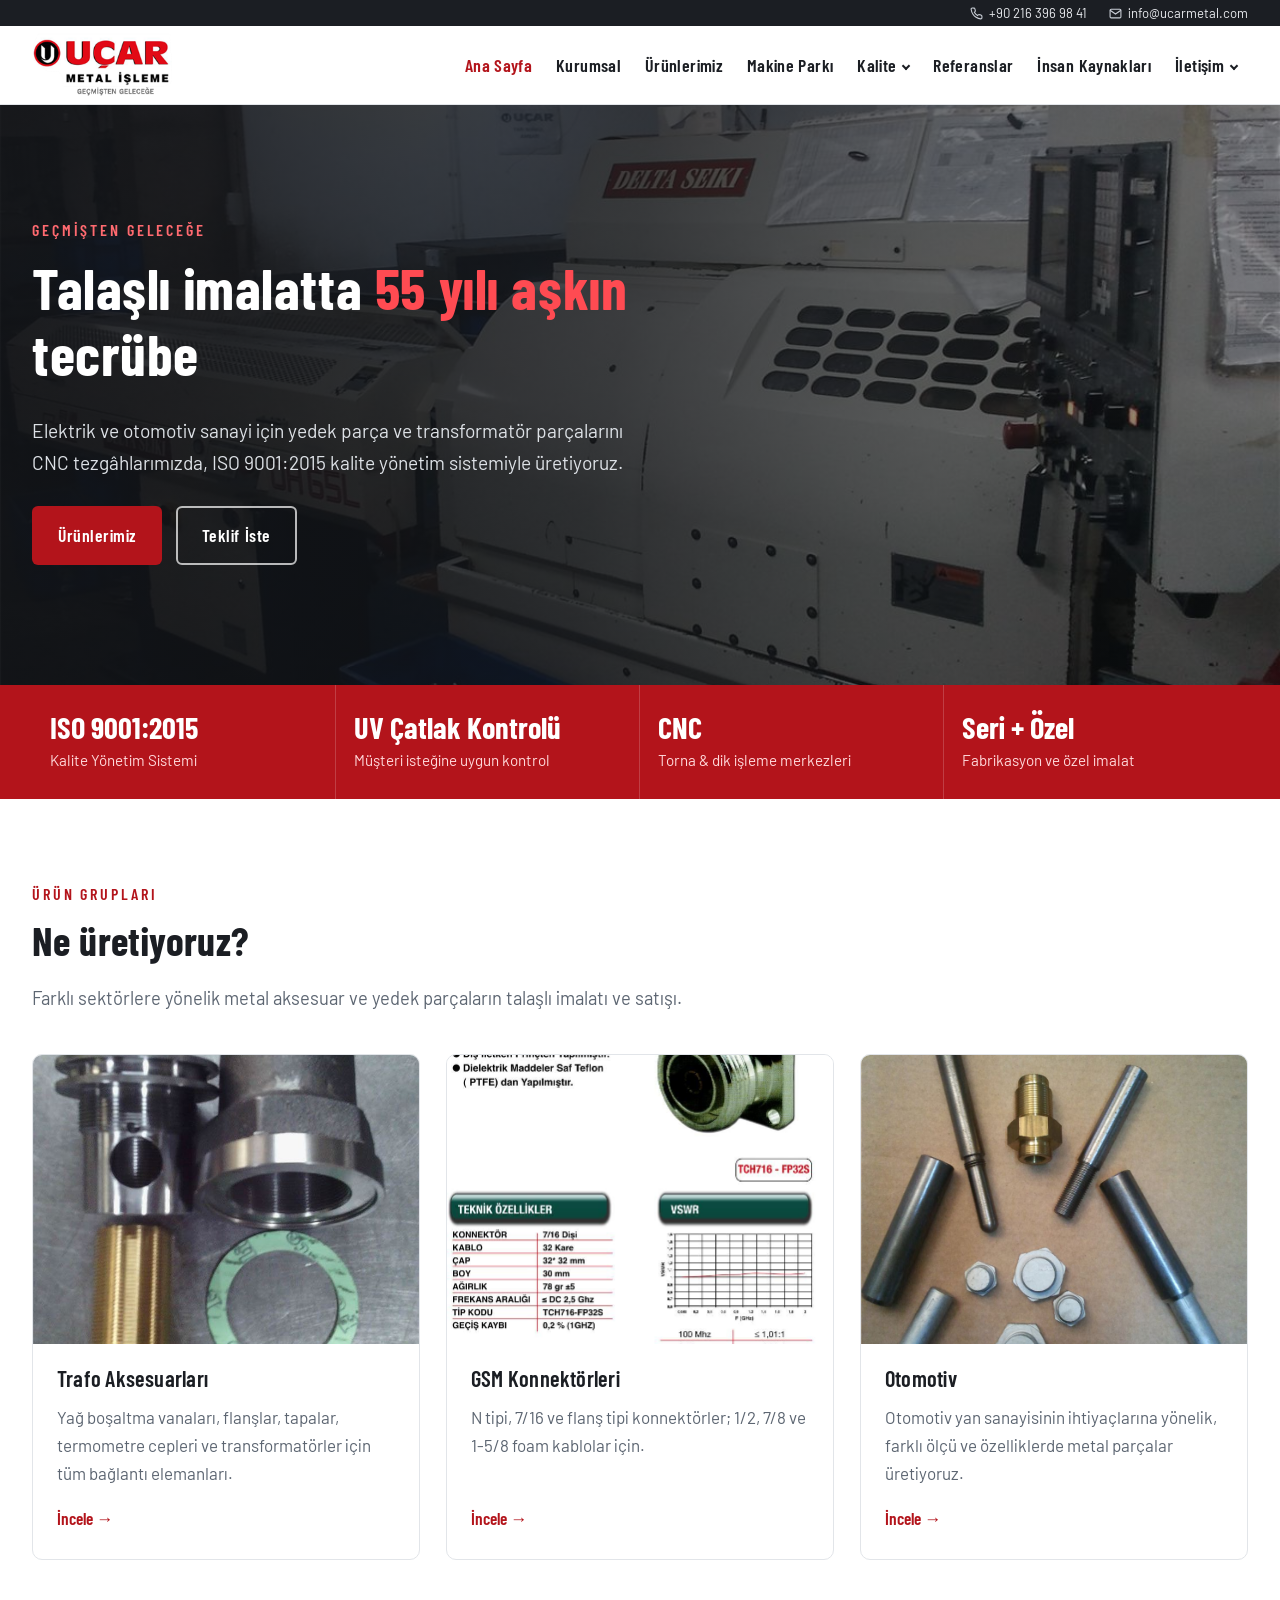
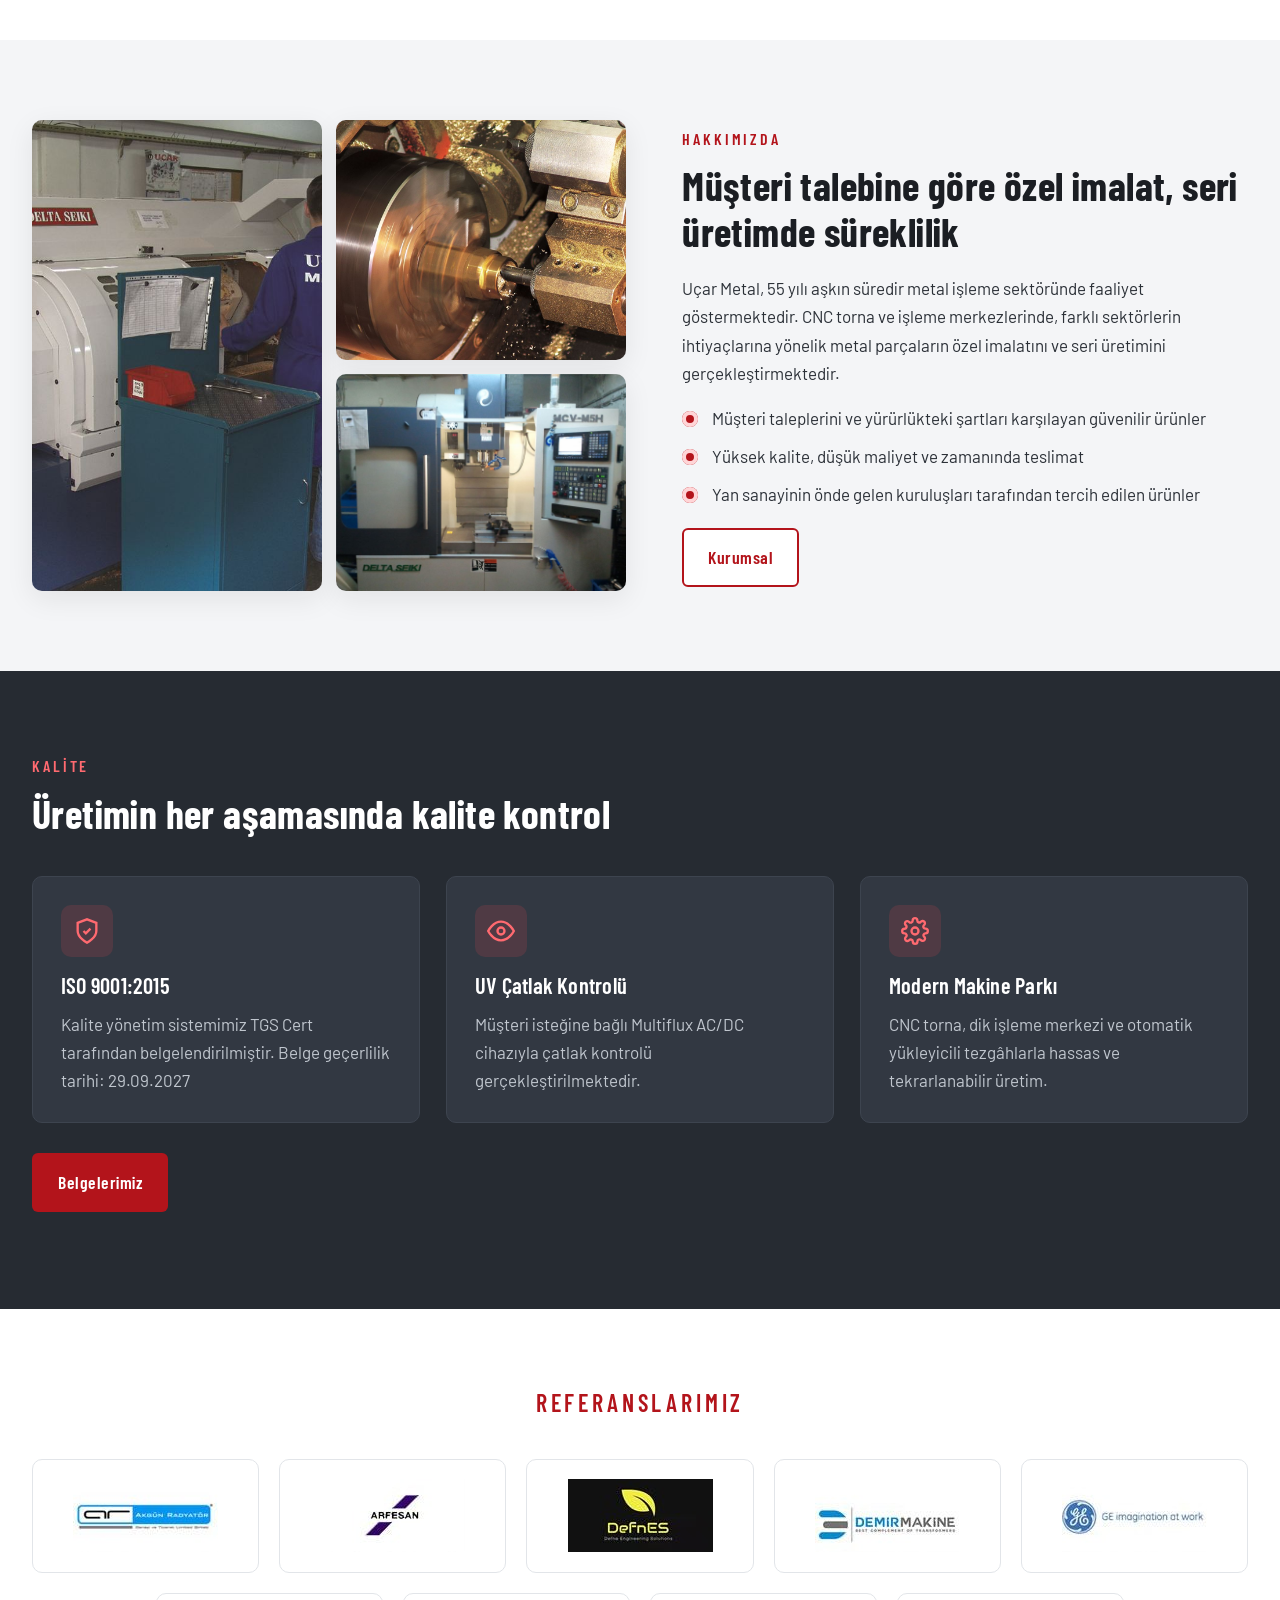
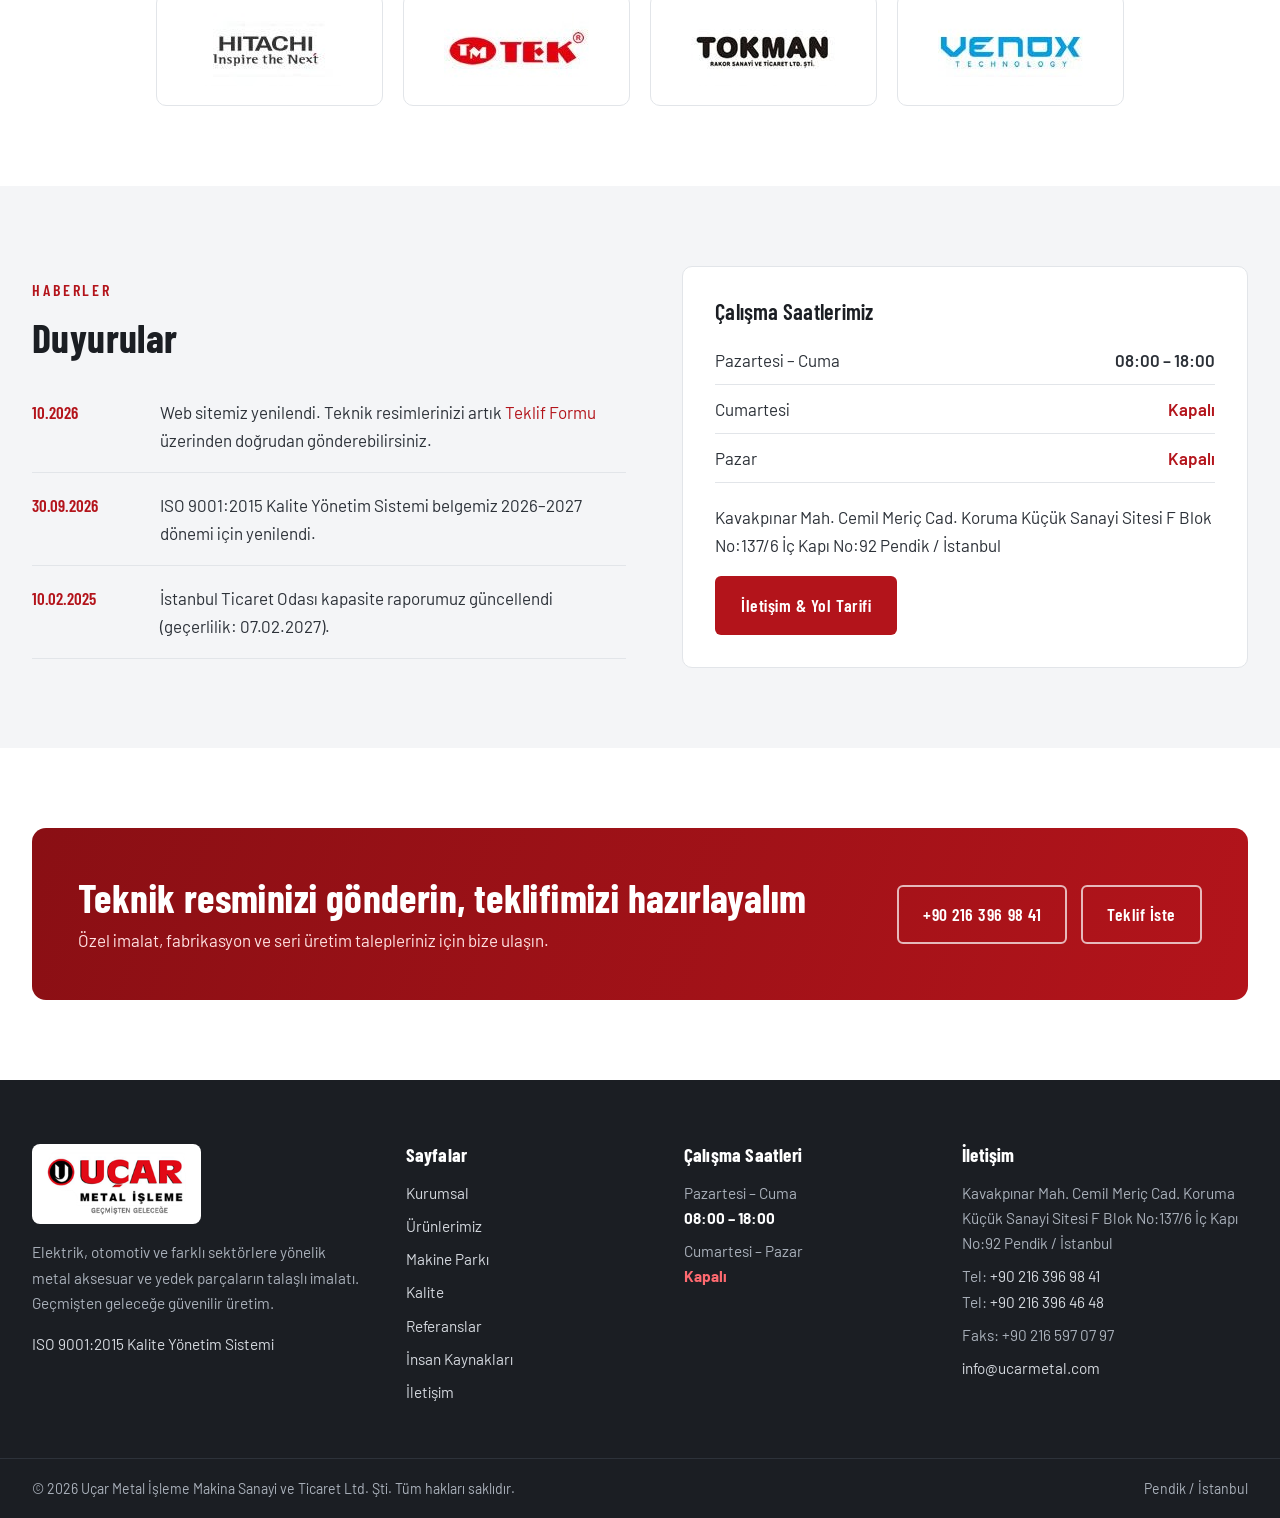
<file: index.html>
<!doctype html>
<html lang="tr">
<head>
<meta charset="utf-8">
<meta name="viewport" content="width=device-width, initial-scale=1">
<title>Uçar Metal İşleme | Talaşlı İmalat, Trafo Aksesuarları – Pendik / İstanbul</title>
<meta name="description" content="Uçar Metal; trafo aksesuarları, GSM konnektörleri ve otomotiv yedek parçalarında talaşlı imalat yapar. ISO 9001:2015 belgeli, Pendik / İstanbul.">
<link rel="canonical" href="https://www.ucarmetal.com/">
<meta property="og:title" content="Uçar Metal İşleme | Talaşlı İmalat, Trafo Aksesuarları – Pendik / İstanbul">
<meta property="og:description" content="Uçar Metal; trafo aksesuarları, GSM konnektörleri ve otomotiv yedek parçalarında talaşlı imalat yapar. ISO 9001:2015 belgeli, Pendik / İstanbul.">
<meta property="og:image" content="https://www.ucarmetal.com/img/makine/17.jpg">
<link rel="icon" href="img/favicon.png" type="image/png">
<link rel="preconnect" href="https://fonts.googleapis.com">
<link rel="preconnect" href="https://fonts.gstatic.com" crossorigin>
<link href="https://fonts.googleapis.com/css2?family=Barlow+Condensed:wght@500;600;700&family=Barlow:wght@400;500;600&display=swap" rel="stylesheet">
<link rel="stylesheet" href="css/style.css">
</head>
<body>
<a class="skip" href="#icerik">İçeriğe geç</a>
<div class="topbar">
  <div class="wrap">
    <div class="group">
      <span><svg width="13" height="13" viewBox="0 0 24 24" fill="none" stroke="currentColor" stroke-width="2"><path d="M22 16.9v3a2 2 0 0 1-2.2 2 19.8 19.8 0 0 1-8.6-3.1 19.5 19.5 0 0 1-6-6A19.8 19.8 0 0 1 2.1 4.2 2 2 0 0 1 4.1 2h3a2 2 0 0 1 2 1.7c.1.9.4 1.8.7 2.7a2 2 0 0 1-.5 2.1L8 9.8a16 16 0 0 0 6 6l1.3-1.3a2 2 0 0 1 2.1-.4c.9.3 1.8.6 2.7.7a2 2 0 0 1 1.7 2z"/></svg><a href="tel:+902163969841">+90 216 396 98 41</a></span>
      <span><svg width="13" height="13" viewBox="0 0 24 24" fill="none" stroke="currentColor" stroke-width="2"><rect x="2" y="4" width="20" height="16" rx="2"/><path d="m22 6-10 7L2 6"/></svg><a href="mailto:info@ucarmetal.com">info@ucarmetal.com</a></span>
    </div>
  </div>
</div>
<header class="site-header">
  <div class="wrap">
    <a class="logo" href="index.html"><img src="img/logo.png" width="211" height="96" alt="Uçar Metal İşleme – Geçmişten Geleceğe"></a>
    <button class="nav-toggle" aria-label="Menüyü aç" aria-expanded="false"><span></span></button>
    <nav class="nav" aria-label="Ana menü"><ul><li><a href="index.html" aria-current="page">Ana Sayfa</a></li><li><a href="kurumsal.html">Kurumsal</a></li><li><a href="urunler.html">Ürünlerimiz</a></li><li><a href="makine-parki.html">Makine Parkı</a></li><li class="has-sub"><a href="belgeler.html">Kalite</a><ul class="sub"><li><a href="belgeler.html">Kalite Belgelerimiz</a></li><li><a href="kalite-kontrol.html">Kalite Kontrol Süreçlerimiz</a></li></ul></li><li><a href="referanslar.html">Referanslar</a></li><li><a href="insan-kaynaklari.html">İnsan Kaynakları</a></li><li class="has-sub"><a href="iletisim.html">İletişim</a><ul class="sub"><li><a href="iletisim.html">İletişim Bilgileri</a></li><li><a href="teklif.html">Teklif Formu</a></li></ul></li></ul></nav>
  </div>
</header>
<main id="icerik">

<section class="hero"><div class="wrap">
  <span class="eyebrow">Geçmişten Geleceğe</span>
  <h1>Talaşlı imalatta <em>55 yılı aşkın</em> tecrübe</h1>
  <p>Elektrik ve otomotiv sanayi için yedek parça ve transformatör parçalarını CNC tezgâhlarımızda, ISO 9001:2015 kalite yönetim sistemiyle üretiyoruz.</p>
  <div class="hero-actions"><a class="btn btn-red" href="urunler.html">Ürünlerimiz</a><a class="btn btn-ghost" href="teklif.html">Teklif İste</a></div>
</div></section>

<section class="stats"><div class="wrap">
  <div class="stat"><strong>ISO 9001:2015</strong><span>Kalite Yönetim Sistemi</span></div>
  <div class="stat"><strong>UV Çatlak Kontrolü</strong><span>Müşteri isteğine uygun kontrol</span></div>
  <div class="stat"><strong>CNC</strong><span>Torna &amp; dik işleme merkezleri</span></div>
  <div class="stat"><strong>Seri + Özel</strong><span>Fabrikasyon ve özel imalat</span></div>
</div></section>

<section class="section"><div class="wrap">
  <div class="section-title"><span class="eyebrow">Ürün Grupları</span><h2>Ne üretiyoruz?</h2><p class="lead">Farklı sektörlere yönelik metal aksesuar ve yedek parçaların talaşlı imalatı ve satışı.</p></div>
  <div class="grid grid-3">
    <a class="card" href="urunler.html#trafo"><div class="card-img"><img src="img/urun/nw7.jpg" alt="Yağ boşaltma vanası"></div><div class="card-body"><h3>Trafo Aksesuarları</h3><p>Yağ boşaltma vanaları, flanşlar, tapalar, termometre cepleri ve transformatörler için tüm bağlantı elemanları.</p><span class="more">İncele</span></div></a>
    <a class="card" href="urunler.html#gsm"><div class="card-img"><img src="img/gsm/g13.jpg" alt="GSM konnektörü"></div><div class="card-body"><h3>GSM Konnektörleri</h3><p>N tipi, 7/16 ve flanş tipi konnektörler; 1/2, 7/8 ve 1-5/8 foam kablolar için.</p><span class="more">İncele</span></div></a>
    <a class="card" href="urunler.html#otomotiv"><div class="card-img"><img src="img/urun/o1.jpg" alt="Otomotiv parçaları"></div><div class="card-body"><h3>Otomotiv</h3><p>Otomotiv yan sanayisinin ihtiyaçlarına yönelik, farklı ölçü ve özelliklerde metal parçalar üretiyoruz.</p><span class="more">İncele</span></div></a>
  </div>
</div></section>

<section class="section section-soft"><div class="wrap split">
  <div class="img-pair">
    <div class="img-frame"><img src="img/makine/14.jpg" alt="Uçar Metal atölyesi" loading="lazy"></div>
    <div class="img-frame"><img src="img/makine/2.jpg" alt="Torna tezgâhında pirinç parça" loading="lazy"></div>
    <div class="img-frame"><img src="img/makine/19.jpg" alt="CNC dik işleme merkezi" loading="lazy"></div>
  </div>
  <div>
    <span class="eyebrow">Hakkımızda</span>
    <h2>Müşteri talebine göre özel imalat, seri üretimde süreklilik</h2>
    <p>Uçar Metal, 55 yılı aşkın süredir metal işleme sektöründe faaliyet göstermektedir. CNC torna ve işleme merkezlerinde, farklı sektörlerin ihtiyaçlarına yönelik metal parçaların özel imalatını ve seri üretimini gerçekleştirmektedir.</p>
    <ul class="checklist">
      <li>Müşteri taleplerini ve yürürlükteki şartları karşılayan güvenilir ürünler</li>
      <li>Yüksek kalite, düşük maliyet ve zamanında teslimat</li>
      <li>Yan sanayinin önde gelen kuruluşları tarafından tercih edilen ürünler</li>
    </ul>
    <a class="btn btn-outline" href="kurumsal.html">Kurumsal</a>
  </div>
</div></section>

<section class="section section-dark"><div class="wrap">
  <div class="section-title"><span class="eyebrow" style="color:#ff6a70">Kalite</span><h2>Üretimin her aşamasında kalite kontrol</h2></div>
  <div class="grid grid-3">
    <div class="feature"><div class="ico"><svg viewBox="0 0 24 24" fill="none" stroke="currentColor" stroke-width="2"><path d="M12 22s8-4 8-10V5l-8-3-8 3v7c0 6 8 10 8 10z"/><path d="m9 12 2 2 4-4"/></svg></div><h3>ISO 9001:2015</h3><p>Kalite yönetim sistemimiz TGS Cert tarafından belgelendirilmiştir. Belge geçerlilik tarihi: 29.09.2027</p></div>
    <div class="feature"><div class="ico"><svg viewBox="0 0 24 24" fill="none" stroke="currentColor" stroke-width="2"><path d="M1 12s4-8 11-8 11 8 11 8-4 8-11 8S1 12 1 12z"/><circle cx="12" cy="12" r="3"/></svg></div><h3>UV Çatlak Kontrolü</h3><p>Müşteri isteğine bağlı Multiflux AC/DC cihazıyla çatlak kontrolü gerçekleştirilmektedir.</p></div>
    <div class="feature"><div class="ico"><svg viewBox="0 0 24 24" fill="none" stroke="currentColor" stroke-width="2"><circle cx="12" cy="12" r="3"/><path d="M19.4 15a1.7 1.7 0 0 0 .3 1.8l.1.1a2 2 0 1 1-2.8 2.8l-.1-.1a1.7 1.7 0 0 0-1.8-.3 1.7 1.7 0 0 0-1 1.5V21a2 2 0 1 1-4 0v-.1a1.7 1.7 0 0 0-1.1-1.5 1.7 1.7 0 0 0-1.8.3l-.1.1a2 2 0 1 1-2.8-2.8l.1-.1a1.7 1.7 0 0 0 .3-1.8 1.7 1.7 0 0 0-1.5-1H3a2 2 0 1 1 0-4h.1a1.7 1.7 0 0 0 1.5-1.1 1.7 1.7 0 0 0-.3-1.8l-.1-.1a2 2 0 1 1 2.8-2.8l.1.1a1.7 1.7 0 0 0 1.8.3H9a1.7 1.7 0 0 0 1-1.5V3a2 2 0 1 1 4 0v.1a1.7 1.7 0 0 0 1 1.5 1.7 1.7 0 0 0 1.8-.3l.1-.1a2 2 0 1 1 2.8 2.8l-.1.1a1.7 1.7 0 0 0-.3 1.8V9a1.7 1.7 0 0 0 1.5 1H21a2 2 0 1 1 0 4h-.1a1.7 1.7 0 0 0-1.5 1z"/></svg></div><h3>Modern Makine Parkı</h3><p>CNC torna, dik işleme merkezi ve otomatik yükleyicili tezgâhlarla hassas ve tekrarlanabilir üretim.</p></div>
  </div>
  <p style="margin-top:30px"><a class="btn btn-red" href="belgeler.html">Belgelerimiz</a></p>
</div></section>

<section class="section"><div class="wrap">
  <div class="section-title center"><h2 class="eyebrow eyebrow-lg">Referanslarımız</h2></div>
  <div class="logos"><div><img src="img/ref/ref4.jpg" alt="Akgün Radyatör" loading="lazy"></div><div><img src="img/ref/ref3.jpg" alt="Arfesan" loading="lazy"></div><div><img src="img/ref/ref12.jpg" alt="DefnES" loading="lazy"></div><div><img src="img/ref/ref13.jpg" alt="Demir Makine" loading="lazy"></div><div><img src="img/ref/ref10.jpg" alt="GE" loading="lazy"></div><div><img src="img/ref/ref1.jpg" alt="Hitachi" loading="lazy"></div><div><img src="img/ref/ref14.jpg" alt="TM TEK" loading="lazy"></div><div><img src="img/ref/ref5.jpg" alt="Tokman Rakor" loading="lazy"></div><div><img src="img/ref/ref11.jpg" alt="Venox Technology" loading="lazy"></div></div>
</div></section>

<section class="section section-soft"><div class="wrap split">
  <div>
    <span class="eyebrow">Haberler</span>
    <h2>Duyurular</h2>
    <ul class="news">
      <li><time datetime="2026-10">10.2026</time><span>Web sitemiz yenilendi. Teknik resimlerinizi artık <a href="teklif.html">Teklif Formu</a> üzerinden doğrudan gönderebilirsiniz.</span></li>
      <li><time datetime="2026-09-30">30.09.2026</time><span>ISO 9001:2015 Kalite Yönetim Sistemi belgemiz 2026–2027 dönemi için yenilendi.</span></li>
      <li><time datetime="2025-02-10">10.02.2025</time><span>İstanbul Ticaret Odası kapasite raporumuz güncellendi (geçerlilik: 07.02.2027).</span></li>
    </ul>
  </div>
  <div class="panel">
    <h3>Çalışma Saatlerimiz</h3>
    <table class="hours"><tbody>
<tr><td>Pazartesi – Cuma</td><td>08:00 – 18:00</td></tr>
<tr class="closed"><td>Cumartesi</td><td>Kapalı</td></tr>
<tr class="closed"><td>Pazar</td><td>Kapalı</td></tr>
</tbody></table>
    <p style="margin-top:20px">Kavakpınar Mah. Cemil Meriç Cad. Koruma Küçük Sanayi Sitesi F Blok No:137/6 İç Kapı No:92 Pendik / İstanbul</p>
    <a class="btn btn-red" href="iletisim.html">İletişim &amp; Yol Tarifi</a>
  </div>
</div></section>
<section class="section"><div class="wrap"><div class="cta">
<div><h2>Teknik resminizi gönderin, teklifimizi hazırlayalım</h2><p>Özel imalat, fabrikasyon ve seri üretim talepleriniz için bize ulaşın.</p></div>
<div class="hero-actions" style="margin:0"><a class="btn btn-ghost" href="tel:+902163969841">+90 216 396 98 41</a><a class="btn btn-ghost" href="teklif.html">Teklif İste</a></div>
</div></div></section>
</main>
<footer class="site-footer">
  <div class="wrap">
    <div>
      <a class="logo" href="index.html"><img src="img/logo.png" width="211" height="96" alt="Uçar Metal İşleme – Geçmişten Geleceğe"></a>
      <p>Elektrik, otomotiv ve farklı sektörlere yönelik metal aksesuar ve yedek parçaların talaşlı imalatı. Geçmişten geleceğe güvenilir üretim.</p>
      <p><a href="belgeler.html">ISO 9001:2015 Kalite Yönetim Sistemi</a></p>
    </div>
    <div>
      <h4>Sayfalar</h4>
      <ul><li><a href="kurumsal.html">Kurumsal</a></li><li><a href="urunler.html">Ürünlerimiz</a></li><li><a href="makine-parki.html">Makine Parkı</a></li><li><a href="belgeler.html">Kalite</a></li><li><a href="referanslar.html">Referanslar</a></li><li><a href="insan-kaynaklari.html">İnsan Kaynakları</a></li><li><a href="iletisim.html">İletişim</a></li></ul>
    </div>
    <div>
      <h4>Çalışma Saatleri</h4>
      <ul>
        <li>Pazartesi – Cuma<br><strong style="color:#fff">08:00 – 18:00</strong></li>
        <li>Cumartesi – Pazar<br><strong style="color:#ff6a70">Kapalı</strong></li>
      </ul>
    </div>
    <div>
      <h4>İletişim</h4>
      <ul>
        <li>Kavakpınar Mah. Cemil Meriç Cad. Koruma Küçük Sanayi Sitesi F Blok No:137/6 İç Kapı No:92 Pendik / İstanbul</li>
        <li>Tel: <a href="tel:+902163969841">+90 216 396 98 41</a><br>Tel: <a href="tel:+902163964648">+90 216 396 46 48</a></li>
        <li>Faks: +90 216 597 07 97</li>
        <li><a href="mailto:info@ucarmetal.com">info@ucarmetal.com</a></li>
      </ul>
    </div>
  </div>
  <div class="copy">
    <div class="wrap">
      <span>© <span id="year">2026</span> Uçar Metal İşleme Makina Sanayi ve Ticaret Ltd. Şti. Tüm hakları saklıdır.</span>
      <span>Pendik / İstanbul</span>
    </div>
  </div>
</footer>
<script src="js/main.js"></script>
</body>
</html>
</file>
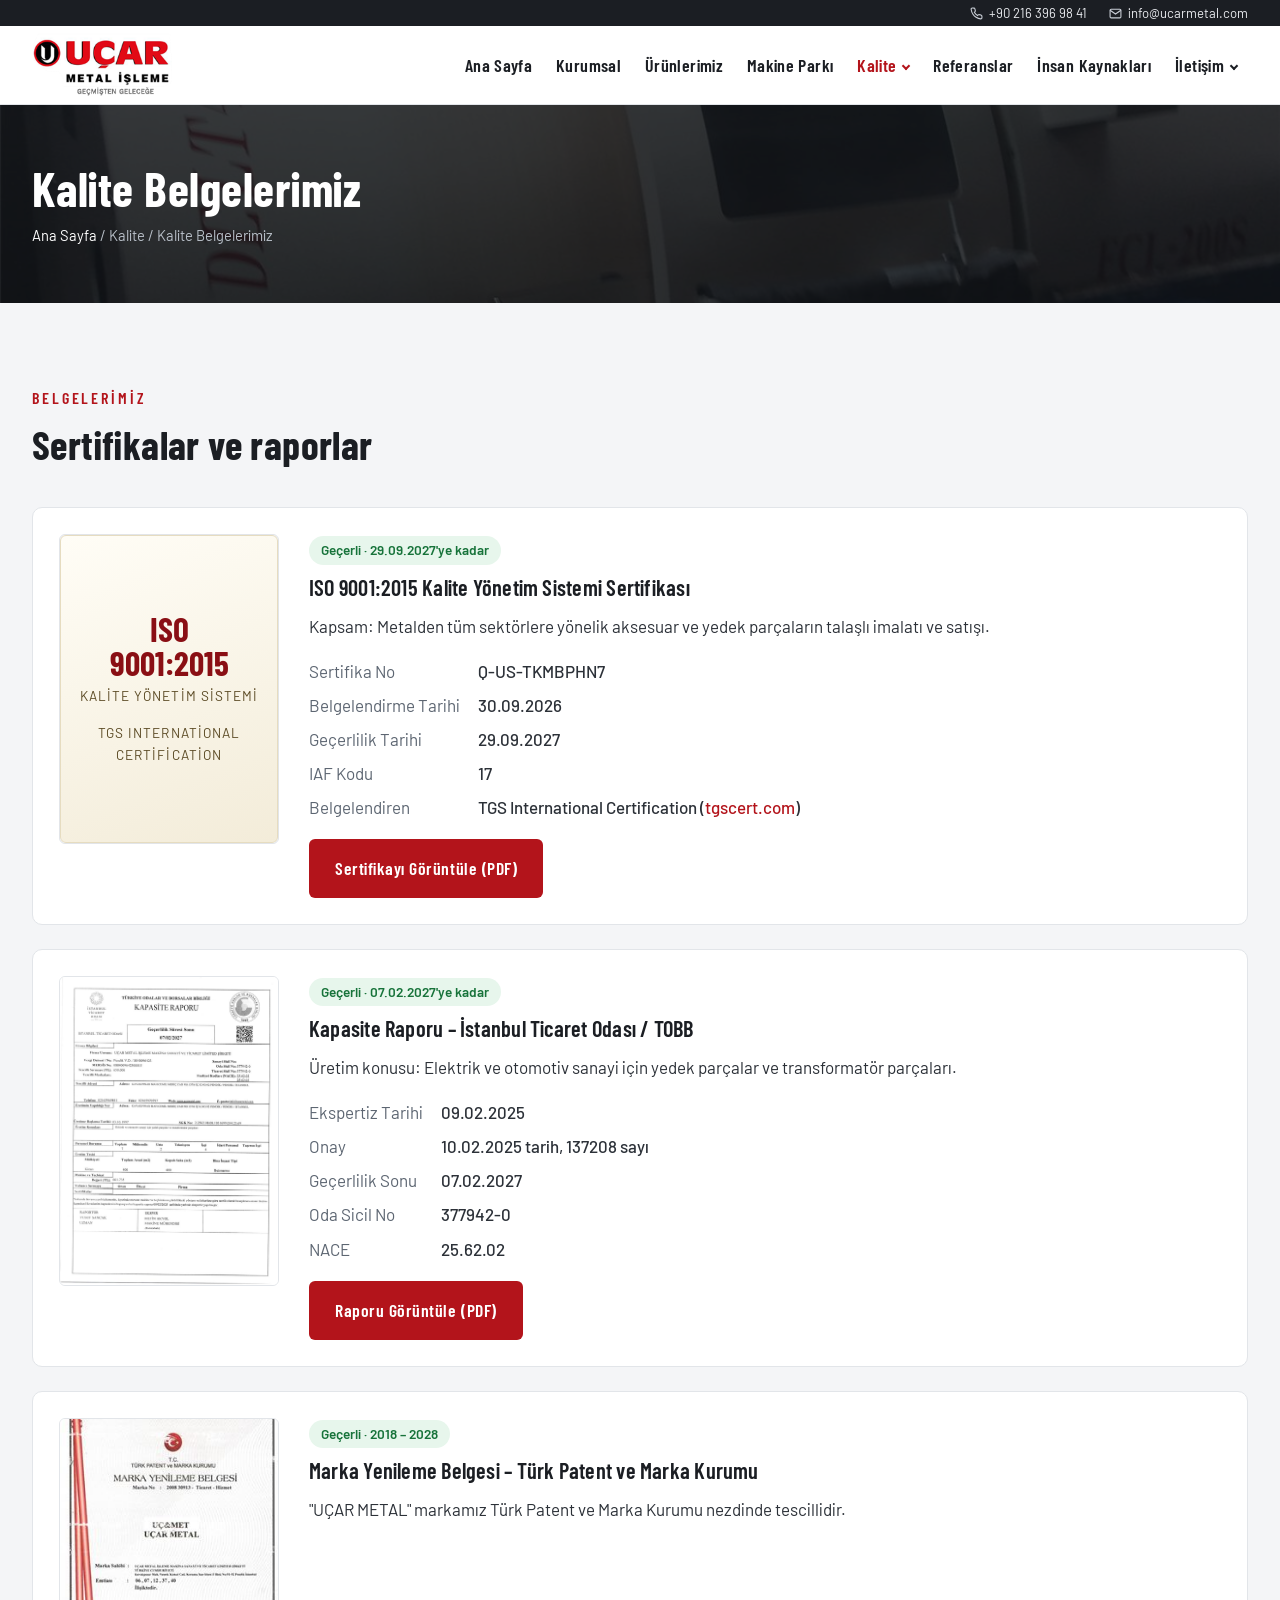
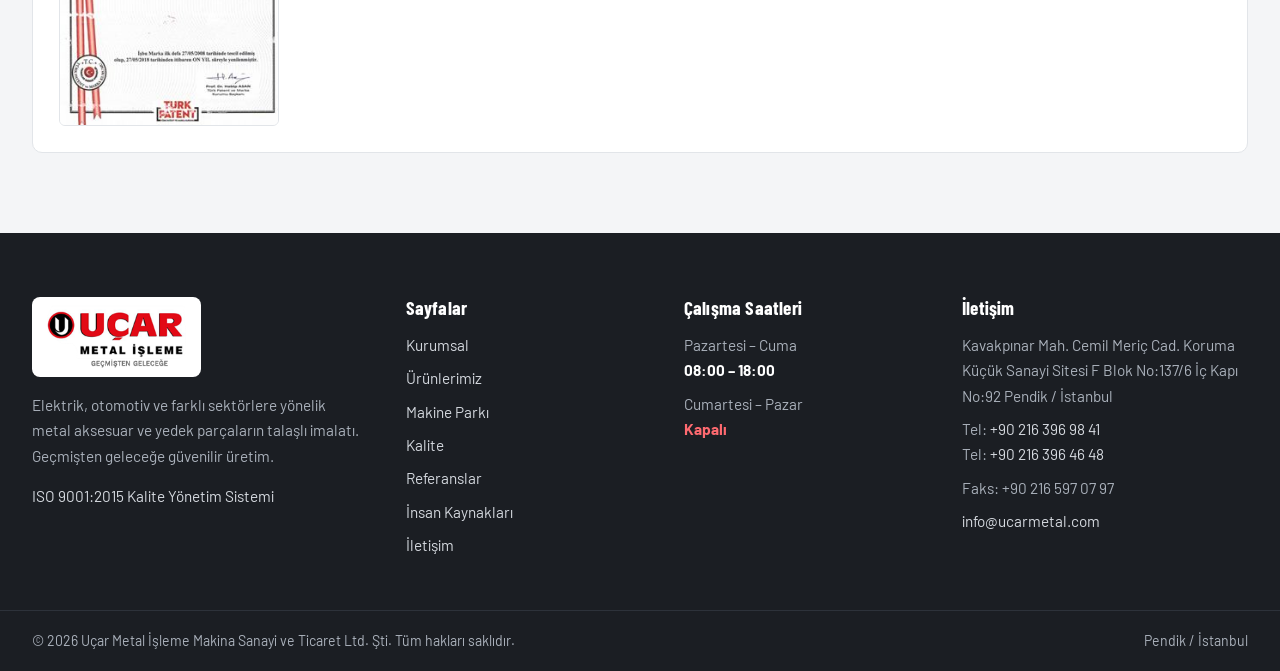
<file: belgeler.html>
<!doctype html>
<html lang="tr">
<head>
<meta charset="utf-8">
<meta name="viewport" content="width=device-width, initial-scale=1">
<title>Kalite Belgelerimiz | ISO 9001:2015 – Uçar Metal</title>
<meta name="description" content="ISO 9001:2015 sertifikamız, İTO kapasite raporumuz ve marka tescil belgemiz.">
<link rel="canonical" href="https://www.ucarmetal.com/belgeler.html">
<meta property="og:title" content="Kalite Belgelerimiz | ISO 9001:2015 – Uçar Metal">
<meta property="og:description" content="ISO 9001:2015 sertifikamız, İTO kapasite raporumuz ve marka tescil belgemiz.">
<meta property="og:image" content="https://www.ucarmetal.com/img/makine/17.jpg">
<link rel="icon" href="img/favicon.png" type="image/png">
<link rel="preconnect" href="https://fonts.googleapis.com">
<link rel="preconnect" href="https://fonts.gstatic.com" crossorigin>
<link href="https://fonts.googleapis.com/css2?family=Barlow+Condensed:wght@500;600;700&family=Barlow:wght@400;500;600&display=swap" rel="stylesheet">
<link rel="stylesheet" href="css/style.css">
</head>
<body>
<a class="skip" href="#icerik">İçeriğe geç</a>
<div class="topbar">
  <div class="wrap">
    <div class="group">
      <span><svg width="13" height="13" viewBox="0 0 24 24" fill="none" stroke="currentColor" stroke-width="2"><path d="M22 16.9v3a2 2 0 0 1-2.2 2 19.8 19.8 0 0 1-8.6-3.1 19.5 19.5 0 0 1-6-6A19.8 19.8 0 0 1 2.1 4.2 2 2 0 0 1 4.1 2h3a2 2 0 0 1 2 1.7c.1.9.4 1.8.7 2.7a2 2 0 0 1-.5 2.1L8 9.8a16 16 0 0 0 6 6l1.3-1.3a2 2 0 0 1 2.1-.4c.9.3 1.8.6 2.7.7a2 2 0 0 1 1.7 2z"/></svg><a href="tel:+902163969841">+90 216 396 98 41</a></span>
      <span><svg width="13" height="13" viewBox="0 0 24 24" fill="none" stroke="currentColor" stroke-width="2"><rect x="2" y="4" width="20" height="16" rx="2"/><path d="m22 6-10 7L2 6"/></svg><a href="mailto:info@ucarmetal.com">info@ucarmetal.com</a></span>
    </div>
  </div>
</div>
<header class="site-header">
  <div class="wrap">
    <a class="logo" href="index.html"><img src="img/logo.png" width="211" height="96" alt="Uçar Metal İşleme – Geçmişten Geleceğe"></a>
    <button class="nav-toggle" aria-label="Menüyü aç" aria-expanded="false"><span></span></button>
    <nav class="nav" aria-label="Ana menü"><ul><li><a href="index.html">Ana Sayfa</a></li><li><a href="kurumsal.html">Kurumsal</a></li><li><a href="urunler.html">Ürünlerimiz</a></li><li><a href="makine-parki.html">Makine Parkı</a></li><li class="has-sub"><a href="belgeler.html" aria-current="page">Kalite</a><ul class="sub"><li><a href="belgeler.html" aria-current="page">Kalite Belgelerimiz</a></li><li><a href="kalite-kontrol.html">Kalite Kontrol Süreçlerimiz</a></li></ul></li><li><a href="referanslar.html">Referanslar</a></li><li><a href="insan-kaynaklari.html">İnsan Kaynakları</a></li><li class="has-sub"><a href="iletisim.html">İletişim</a><ul class="sub"><li><a href="iletisim.html">İletişim Bilgileri</a></li><li><a href="teklif.html">Teklif Formu</a></li></ul></li></ul></nav>
  </div>
</header>
<main id="icerik">
<section class="page-head"><div class="wrap"><h1>Kalite Belgelerimiz</h1><div class="crumbs"><a href="index.html">Ana Sayfa</a> / Kalite / Kalite Belgelerimiz</div></div></section>
<section class="section section-soft"><div class="wrap">
  <div class="section-title"><span class="eyebrow">Belgelerimiz</span><h2>Sertifikalar ve raporlar</h2></div>

  <article class="doc">
    <a class="doc-thumb" href="belgeler/iso-9001-2015-sertifika-2026-2027.pdf" target="_blank" rel="noopener"><div class="doc-cert"><b>ISO<br>9001:2015</b><span>Kalite Yönetim Sistemi</span><span style="margin-top:14px">TGS International Certification</span></div></a>
    <div>
      <span class="badge">Geçerli · 29.09.2027'ye kadar</span>
      <h3>ISO 9001:2015 Kalite Yönetim Sistemi Sertifikası</h3>
      <p>Kapsam: Metalden tüm sektörlere yönelik aksesuar ve yedek parçaların talaşlı imalatı ve satışı.</p>
      <dl>
        <dt>Sertifika No</dt><dd>Q-US-TKMBPHN7</dd>
        <dt>Belgelendirme Tarihi</dt><dd>30.09.2026</dd>
        <dt>Geçerlilik Tarihi</dt><dd>29.09.2027</dd>
        <dt>IAF Kodu</dt><dd>17</dd>
        <dt>Belgelendiren</dt><dd>TGS International Certification (<a href="https://www.tgscert.com" target="_blank" rel="noopener">tgscert.com</a>)</dd>
      </dl>
      <a class="btn btn-red" href="belgeler/iso-9001-2015-sertifika-2026-2027.pdf" target="_blank" rel="noopener">Sertifikayı Görüntüle (PDF)</a>
    </div>
  </article>

  <article class="doc">
    <a class="doc-thumb" href="belgeler/kapasite-raporu-2025-2027.pdf" target="_blank" rel="noopener"><img src="img/belge-kapasite.jpg" alt="Kapasite raporu ilk sayfa" loading="lazy"></a>
    <div>
      <span class="badge">Geçerli · 07.02.2027'ye kadar</span>
      <h3>Kapasite Raporu – İstanbul Ticaret Odası / TOBB</h3>
      <p>Üretim konusu: Elektrik ve otomotiv sanayi için yedek parçalar ve transformatör parçaları.</p>
      <dl>
        <dt>Ekspertiz Tarihi</dt><dd>09.02.2025</dd>
        <dt>Onay</dt><dd>10.02.2025 tarih, 137208 sayı</dd>
        <dt>Geçerlilik Sonu</dt><dd>07.02.2027</dd>
        <dt>Oda Sicil No</dt><dd>377942-0</dd>
        <dt>NACE</dt><dd>25.62.02</dd>
      </dl>
      <a class="btn btn-red" href="belgeler/kapasite-raporu-2025-2027.pdf" target="_blank" rel="noopener">Raporu Görüntüle (PDF)</a>
    </div>
  </article>

  <article class="doc">
    <div class="doc-thumb"><img src="img/belge-marka.jpg" alt="Marka yenileme belgesi" loading="lazy"></div>
    <div>
      <span class="badge">Geçerli · 2018 – 2028</span>
      <h3>Marka Yenileme Belgesi – Türk Patent ve Marka Kurumu</h3>
      <p>"UÇAR METAL" markamız Türk Patent ve Marka Kurumu nezdinde tescillidir.</p>
    </div>
  </article>
</div></section>
</main>
<footer class="site-footer">
  <div class="wrap">
    <div>
      <a class="logo" href="index.html"><img src="img/logo.png" width="211" height="96" alt="Uçar Metal İşleme – Geçmişten Geleceğe"></a>
      <p>Elektrik, otomotiv ve farklı sektörlere yönelik metal aksesuar ve yedek parçaların talaşlı imalatı. Geçmişten geleceğe güvenilir üretim.</p>
      <p><a href="belgeler.html">ISO 9001:2015 Kalite Yönetim Sistemi</a></p>
    </div>
    <div>
      <h4>Sayfalar</h4>
      <ul><li><a href="kurumsal.html">Kurumsal</a></li><li><a href="urunler.html">Ürünlerimiz</a></li><li><a href="makine-parki.html">Makine Parkı</a></li><li><a href="belgeler.html">Kalite</a></li><li><a href="referanslar.html">Referanslar</a></li><li><a href="insan-kaynaklari.html">İnsan Kaynakları</a></li><li><a href="iletisim.html">İletişim</a></li></ul>
    </div>
    <div>
      <h4>Çalışma Saatleri</h4>
      <ul>
        <li>Pazartesi – Cuma<br><strong style="color:#fff">08:00 – 18:00</strong></li>
        <li>Cumartesi – Pazar<br><strong style="color:#ff6a70">Kapalı</strong></li>
      </ul>
    </div>
    <div>
      <h4>İletişim</h4>
      <ul>
        <li>Kavakpınar Mah. Cemil Meriç Cad. Koruma Küçük Sanayi Sitesi F Blok No:137/6 İç Kapı No:92 Pendik / İstanbul</li>
        <li>Tel: <a href="tel:+902163969841">+90 216 396 98 41</a><br>Tel: <a href="tel:+902163964648">+90 216 396 46 48</a></li>
        <li>Faks: +90 216 597 07 97</li>
        <li><a href="mailto:info@ucarmetal.com">info@ucarmetal.com</a></li>
      </ul>
    </div>
  </div>
  <div class="copy">
    <div class="wrap">
      <span>© <span id="year">2026</span> Uçar Metal İşleme Makina Sanayi ve Ticaret Ltd. Şti. Tüm hakları saklıdır.</span>
      <span>Pendik / İstanbul</span>
    </div>
  </div>
</footer>
<script src="js/main.js"></script>
</body>
</html>
</file>
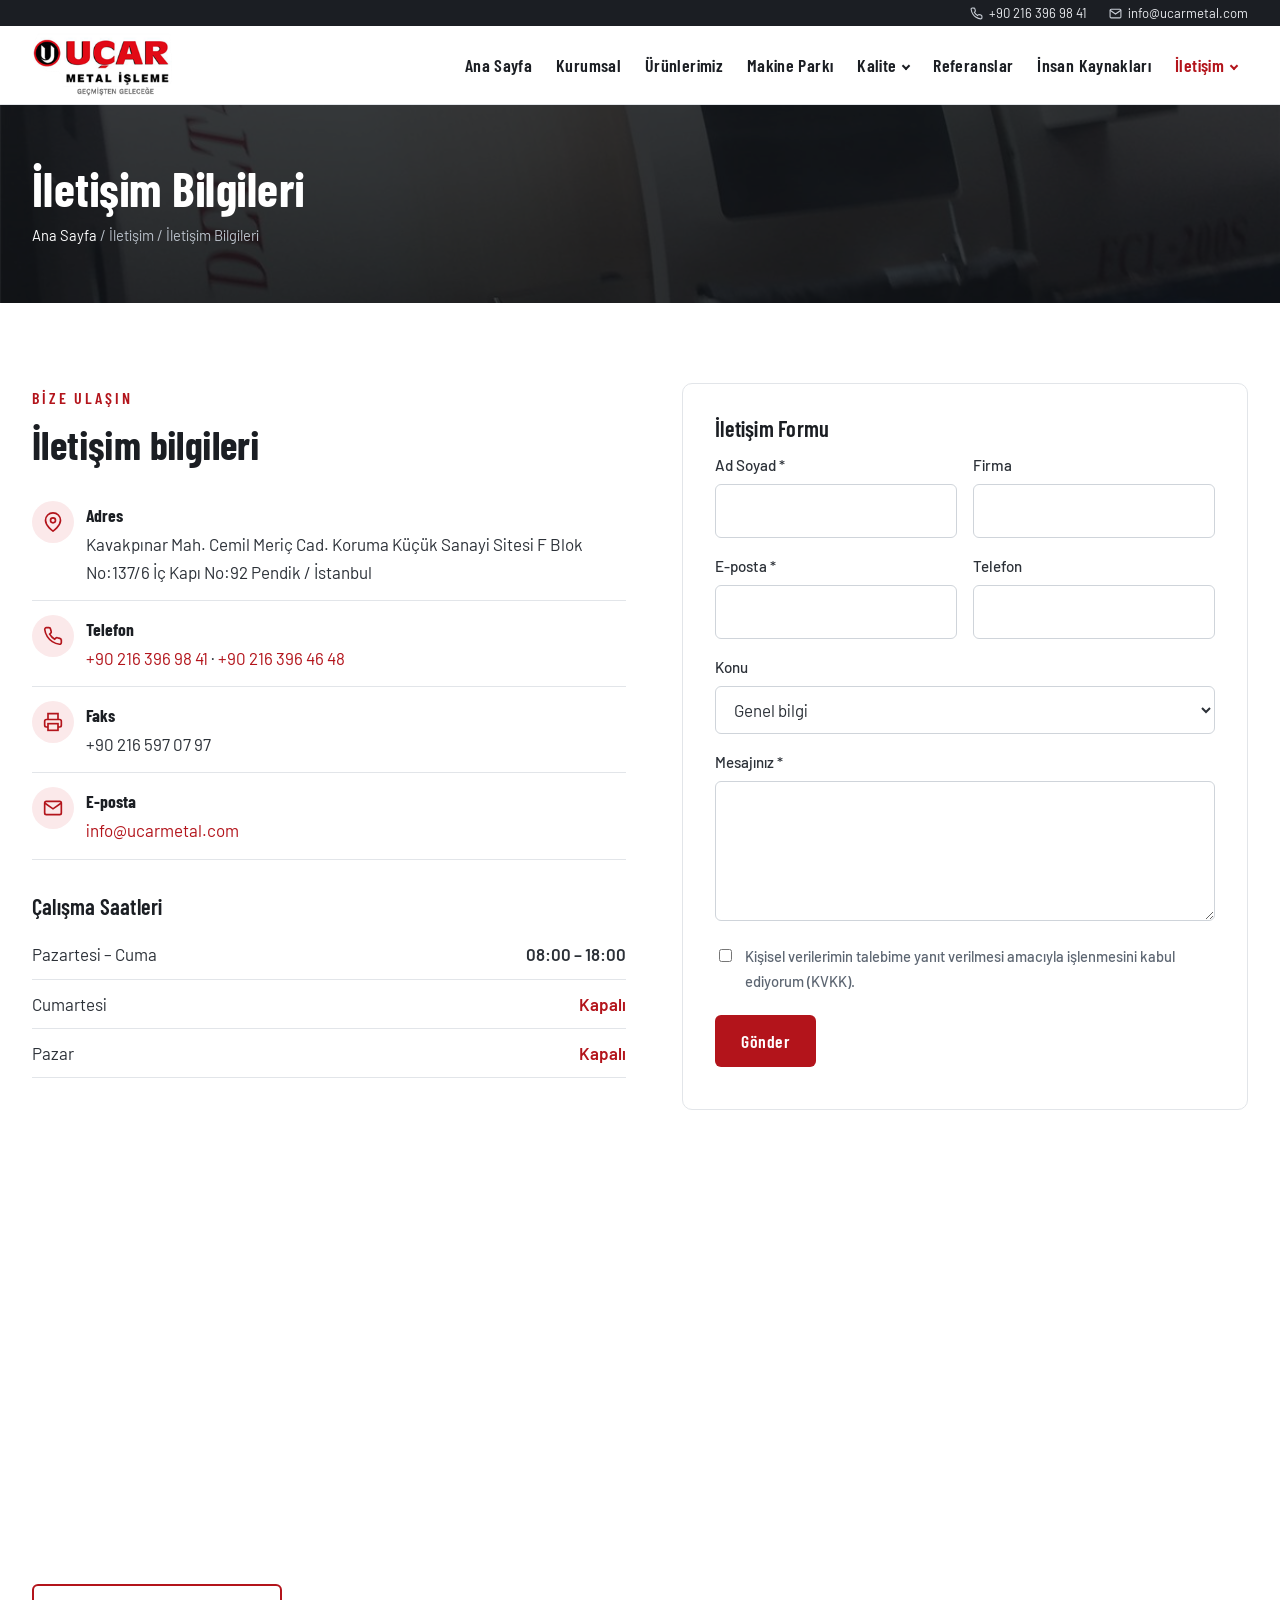
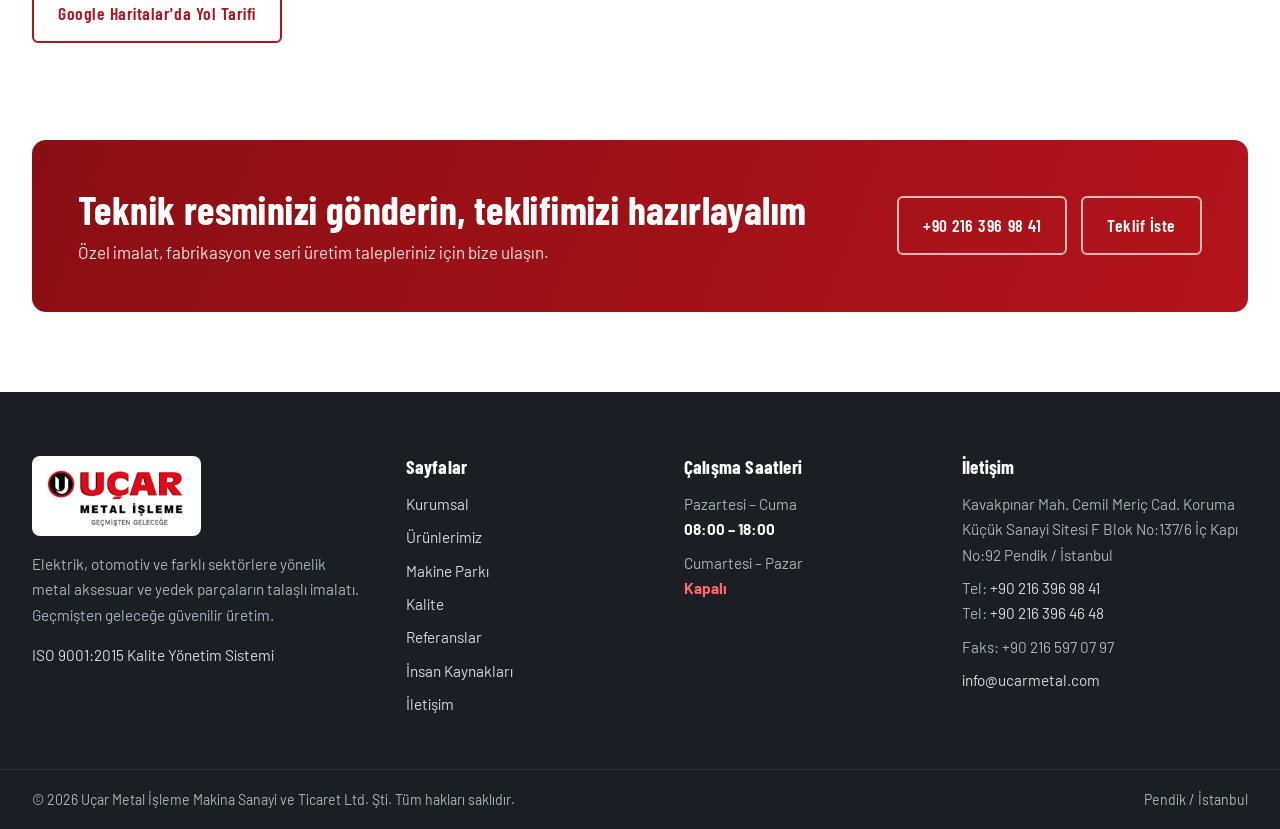
<file: iletisim.html>
<!doctype html>
<html lang="tr">
<head>
<meta charset="utf-8">
<meta name="viewport" content="width=device-width, initial-scale=1">
<title>İletişim | Uçar Metal İşleme – Pendik / İstanbul</title>
<meta name="description" content="Uçar Metal iletişim bilgileri, çalışma saatleri, adres ve yol tarifi. Tel: +90 216 396 98 41.">
<link rel="canonical" href="https://www.ucarmetal.com/iletisim.html">
<meta property="og:title" content="İletişim | Uçar Metal İşleme – Pendik / İstanbul">
<meta property="og:description" content="Uçar Metal iletişim bilgileri, çalışma saatleri, adres ve yol tarifi. Tel: +90 216 396 98 41.">
<meta property="og:image" content="https://www.ucarmetal.com/img/makine/17.jpg">
<link rel="icon" href="img/favicon.png" type="image/png">
<link rel="preconnect" href="https://fonts.googleapis.com">
<link rel="preconnect" href="https://fonts.gstatic.com" crossorigin>
<link href="https://fonts.googleapis.com/css2?family=Barlow+Condensed:wght@500;600;700&family=Barlow:wght@400;500;600&display=swap" rel="stylesheet">
<link rel="stylesheet" href="css/style.css">
</head>
<body>
<a class="skip" href="#icerik">İçeriğe geç</a>
<div class="topbar">
  <div class="wrap">
    <div class="group">
      <span><svg width="13" height="13" viewBox="0 0 24 24" fill="none" stroke="currentColor" stroke-width="2"><path d="M22 16.9v3a2 2 0 0 1-2.2 2 19.8 19.8 0 0 1-8.6-3.1 19.5 19.5 0 0 1-6-6A19.8 19.8 0 0 1 2.1 4.2 2 2 0 0 1 4.1 2h3a2 2 0 0 1 2 1.7c.1.9.4 1.8.7 2.7a2 2 0 0 1-.5 2.1L8 9.8a16 16 0 0 0 6 6l1.3-1.3a2 2 0 0 1 2.1-.4c.9.3 1.8.6 2.7.7a2 2 0 0 1 1.7 2z"/></svg><a href="tel:+902163969841">+90 216 396 98 41</a></span>
      <span><svg width="13" height="13" viewBox="0 0 24 24" fill="none" stroke="currentColor" stroke-width="2"><rect x="2" y="4" width="20" height="16" rx="2"/><path d="m22 6-10 7L2 6"/></svg><a href="mailto:info@ucarmetal.com">info@ucarmetal.com</a></span>
    </div>
  </div>
</div>
<header class="site-header">
  <div class="wrap">
    <a class="logo" href="index.html"><img src="img/logo.png" width="211" height="96" alt="Uçar Metal İşleme – Geçmişten Geleceğe"></a>
    <button class="nav-toggle" aria-label="Menüyü aç" aria-expanded="false"><span></span></button>
    <nav class="nav" aria-label="Ana menü"><ul><li><a href="index.html">Ana Sayfa</a></li><li><a href="kurumsal.html">Kurumsal</a></li><li><a href="urunler.html">Ürünlerimiz</a></li><li><a href="makine-parki.html">Makine Parkı</a></li><li class="has-sub"><a href="belgeler.html">Kalite</a><ul class="sub"><li><a href="belgeler.html">Kalite Belgelerimiz</a></li><li><a href="kalite-kontrol.html">Kalite Kontrol Süreçlerimiz</a></li></ul></li><li><a href="referanslar.html">Referanslar</a></li><li><a href="insan-kaynaklari.html">İnsan Kaynakları</a></li><li class="has-sub"><a href="iletisim.html" aria-current="page">İletişim</a><ul class="sub"><li><a href="iletisim.html" aria-current="page">İletişim Bilgileri</a></li><li><a href="teklif.html">Teklif Formu</a></li></ul></li></ul></nav>
  </div>
</header>
<main id="icerik">
<section class="page-head"><div class="wrap"><h1>İletişim Bilgileri</h1><div class="crumbs"><a href="index.html">Ana Sayfa</a> / İletişim / İletişim Bilgileri</div></div></section>
<section class="section"><div class="wrap split" style="align-items:start">
  <div>
    <span class="eyebrow">Bize Ulaşın</span>
    <h2>İletişim bilgileri</h2>
    <ul class="contact-list">
      <li><span class="ico"><svg viewBox="0 0 24 24" fill="none" stroke="currentColor" stroke-width="2"><path d="M21 10c0 7-9 13-9 13S3 17 3 10a9 9 0 0 1 18 0z"/><circle cx="12" cy="10" r="3"/></svg></span><div><b>Adres</b>Kavakpınar Mah. Cemil Meriç Cad. Koruma Küçük Sanayi Sitesi F Blok No:137/6 İç Kapı No:92 Pendik / İstanbul</div></li>
      <li><span class="ico"><svg viewBox="0 0 24 24" fill="none" stroke="currentColor" stroke-width="2"><path d="M22 16.9v3a2 2 0 0 1-2.2 2 19.8 19.8 0 0 1-8.6-3.1 19.5 19.5 0 0 1-6-6A19.8 19.8 0 0 1 2.1 4.2 2 2 0 0 1 4.1 2h3a2 2 0 0 1 2 1.7c.1.9.4 1.8.7 2.7a2 2 0 0 1-.5 2.1L8 9.8a16 16 0 0 0 6 6l1.3-1.3a2 2 0 0 1 2.1-.4c.9.3 1.8.6 2.7.7a2 2 0 0 1 1.7 2z"/></svg></span><div><b>Telefon</b><a href="tel:+902163969841">+90 216 396 98 41</a> · <a href="tel:+902163964648">+90 216 396 46 48</a></div></li>
      <li><span class="ico"><svg viewBox="0 0 24 24" fill="none" stroke="currentColor" stroke-width="2"><path d="M6 9V2h12v7"/><path d="M6 18H4a2 2 0 0 1-2-2v-5a2 2 0 0 1 2-2h16a2 2 0 0 1 2 2v5a2 2 0 0 1-2 2h-2"/><rect x="6" y="14" width="12" height="8"/></svg></span><div><b>Faks</b>+90 216 597 07 97</div></li>
      <li><span class="ico"><svg viewBox="0 0 24 24" fill="none" stroke="currentColor" stroke-width="2"><rect x="2" y="4" width="20" height="16" rx="2"/><path d="m22 6-10 7L2 6"/></svg></span><div><b>E-posta</b><a href="mailto:info@ucarmetal.com">info@ucarmetal.com</a></div></li>
    </ul>
    <h3 style="margin-top:34px">Çalışma Saatleri</h3>
    <table class="hours"><tbody>
<tr><td>Pazartesi – Cuma</td><td>08:00 – 18:00</td></tr>
<tr class="closed"><td>Cumartesi</td><td>Kapalı</td></tr>
<tr class="closed"><td>Pazar</td><td>Kapalı</td></tr>
</tbody></table>
  </div>
  <div class="panel">
    <h3>İletişim Formu</h3>
    <form class="form" action="https://formsubmit.co/info@ucarmetal.com" method="POST">
      <input type="hidden" name="_subject" value="Web Sitesi – İletişim Formu">
      <input type="text" name="_honey" style="display:none" tabindex="-1" autocomplete="off">
      <input type="hidden" name="_captcha" value="false">
      <input type="hidden" name="_template" value="table">
      <input type="hidden" name="_next" value="https://elifnuryazici08-max.github.io/ucarmetal.com/tesekkurler.html">
      <div><label for="f-ad">Ad Soyad *</label><input id="f-ad" name="Ad Soyad" required autocomplete="name"></div>
      <div><label for="f-firma">Firma</label><input id="f-firma" name="Firma" autocomplete="organization"></div>
      <div><label for="f-mail">E-posta *</label><input id="f-mail" name="E-posta" type="email" required autocomplete="email"></div>
      <div><label for="f-tel">Telefon</label><input id="f-tel" name="Telefon" type="tel" autocomplete="tel"></div>
      <div class="full"><label for="f-konu">Konu</label><select id="f-konu" name="Konu"><option>Genel bilgi</option><option>Ürünler hakkında</option><option>Sipariş / sevkiyat</option><option>Diğer</option></select></div>
      <div class="full"><label for="f-mesaj">Mesajınız *</label><textarea id="f-mesaj" name="Mesaj" required></textarea></div>
      <label class="check full"><input type="checkbox" name="KVKK onayı" value="Evet" required> Kişisel verilerimin talebime yanıt verilmesi amacıyla işlenmesini kabul ediyorum (KVKK).</label>
      <div class="full"><button class="btn btn-red" type="submit">Gönder</button><p class="form-status" role="status"></p></div>
    </form>
  </div>
</div></section>
<section class="section" style="padding-top:0;padding-bottom:0"><div class="wrap">
  <iframe class="map" title="Uçar Metal konum haritası" loading="lazy" referrerpolicy="no-referrer-when-downgrade" src="https://www.google.com/maps?q=U%C3%A7ar%20Metal%20%C4%B0%C5%9Fleme%20Makina%2C%20Kaynarca%20Sk.%20No%3A140%2C%20Kavakp%C4%B1nar%2C%2034890%20Pendik%2F%C4%B0stanbul&t=k&z=18&output=embed"></iframe>
  <p style="margin-top:14px"><a class="btn btn-outline" href="https://www.google.com/maps/search/?api=1&query=U%C3%A7ar%20Metal%20%C4%B0%C5%9Fleme%20Makina%2C%20Kaynarca%20Sk.%20No%3A140%2C%20Kavakp%C4%B1nar%2C%2034890%20Pendik%2F%C4%B0stanbul" target="_blank" rel="noopener">Google Haritalar'da Yol Tarifi</a></p>
</div></section>
<section class="section"><div class="wrap"><div class="cta">
<div><h2>Teknik resminizi gönderin, teklifimizi hazırlayalım</h2><p>Özel imalat, fabrikasyon ve seri üretim talepleriniz için bize ulaşın.</p></div>
<div class="hero-actions" style="margin:0"><a class="btn btn-ghost" href="tel:+902163969841">+90 216 396 98 41</a><a class="btn btn-ghost" href="teklif.html">Teklif İste</a></div>
</div></div></section>
</main>
<footer class="site-footer">
  <div class="wrap">
    <div>
      <a class="logo" href="index.html"><img src="img/logo.png" width="211" height="96" alt="Uçar Metal İşleme – Geçmişten Geleceğe"></a>
      <p>Elektrik, otomotiv ve farklı sektörlere yönelik metal aksesuar ve yedek parçaların talaşlı imalatı. Geçmişten geleceğe güvenilir üretim.</p>
      <p><a href="belgeler.html">ISO 9001:2015 Kalite Yönetim Sistemi</a></p>
    </div>
    <div>
      <h4>Sayfalar</h4>
      <ul><li><a href="kurumsal.html">Kurumsal</a></li><li><a href="urunler.html">Ürünlerimiz</a></li><li><a href="makine-parki.html">Makine Parkı</a></li><li><a href="belgeler.html">Kalite</a></li><li><a href="referanslar.html">Referanslar</a></li><li><a href="insan-kaynaklari.html">İnsan Kaynakları</a></li><li><a href="iletisim.html">İletişim</a></li></ul>
    </div>
    <div>
      <h4>Çalışma Saatleri</h4>
      <ul>
        <li>Pazartesi – Cuma<br><strong style="color:#fff">08:00 – 18:00</strong></li>
        <li>Cumartesi – Pazar<br><strong style="color:#ff6a70">Kapalı</strong></li>
      </ul>
    </div>
    <div>
      <h4>İletişim</h4>
      <ul>
        <li>Kavakpınar Mah. Cemil Meriç Cad. Koruma Küçük Sanayi Sitesi F Blok No:137/6 İç Kapı No:92 Pendik / İstanbul</li>
        <li>Tel: <a href="tel:+902163969841">+90 216 396 98 41</a><br>Tel: <a href="tel:+902163964648">+90 216 396 46 48</a></li>
        <li>Faks: +90 216 597 07 97</li>
        <li><a href="mailto:info@ucarmetal.com">info@ucarmetal.com</a></li>
      </ul>
    </div>
  </div>
  <div class="copy">
    <div class="wrap">
      <span>© <span id="year">2026</span> Uçar Metal İşleme Makina Sanayi ve Ticaret Ltd. Şti. Tüm hakları saklıdır.</span>
      <span>Pendik / İstanbul</span>
    </div>
  </div>
</footer>
<script src="js/main.js"></script>
</body>
</html>
</file>
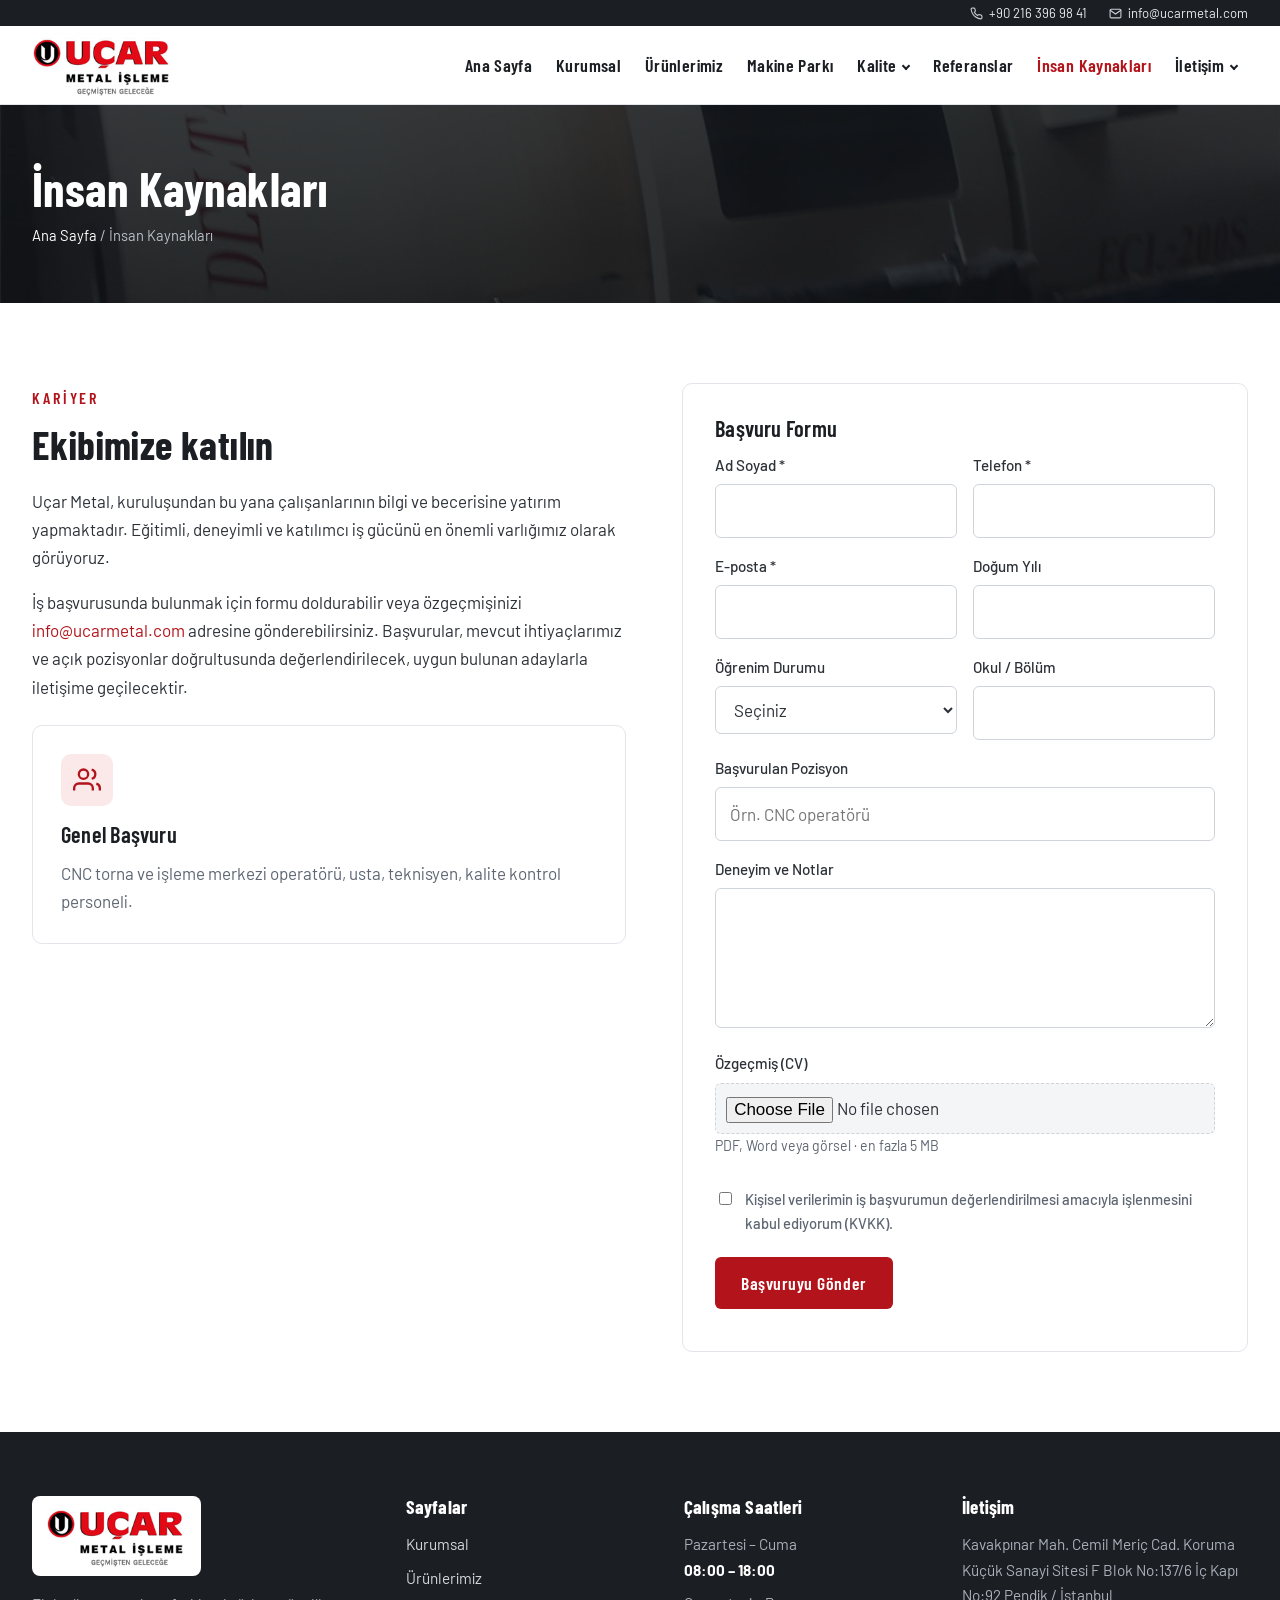
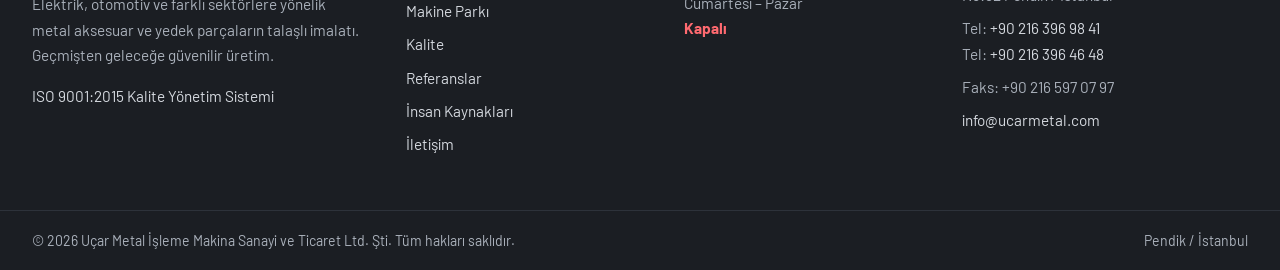
<file: insan-kaynaklari.html>
<!doctype html>
<html lang="tr">
<head>
<meta charset="utf-8">
<meta name="viewport" content="width=device-width, initial-scale=1">
<title>İnsan Kaynakları | Uçar Metal İşleme</title>
<meta name="description" content="Uçar Metal ekibine katılmak için iş başvurusu yapın.">
<link rel="canonical" href="https://www.ucarmetal.com/insan-kaynaklari.html">
<meta property="og:title" content="İnsan Kaynakları | Uçar Metal İşleme">
<meta property="og:description" content="Uçar Metal ekibine katılmak için iş başvurusu yapın.">
<meta property="og:image" content="https://www.ucarmetal.com/img/makine/17.jpg">
<link rel="icon" href="img/favicon.png" type="image/png">
<link rel="preconnect" href="https://fonts.googleapis.com">
<link rel="preconnect" href="https://fonts.gstatic.com" crossorigin>
<link href="https://fonts.googleapis.com/css2?family=Barlow+Condensed:wght@500;600;700&family=Barlow:wght@400;500;600&display=swap" rel="stylesheet">
<link rel="stylesheet" href="css/style.css">
</head>
<body>
<a class="skip" href="#icerik">İçeriğe geç</a>
<div class="topbar">
  <div class="wrap">
    <div class="group">
      <span><svg width="13" height="13" viewBox="0 0 24 24" fill="none" stroke="currentColor" stroke-width="2"><path d="M22 16.9v3a2 2 0 0 1-2.2 2 19.8 19.8 0 0 1-8.6-3.1 19.5 19.5 0 0 1-6-6A19.8 19.8 0 0 1 2.1 4.2 2 2 0 0 1 4.1 2h3a2 2 0 0 1 2 1.7c.1.9.4 1.8.7 2.7a2 2 0 0 1-.5 2.1L8 9.8a16 16 0 0 0 6 6l1.3-1.3a2 2 0 0 1 2.1-.4c.9.3 1.8.6 2.7.7a2 2 0 0 1 1.7 2z"/></svg><a href="tel:+902163969841">+90 216 396 98 41</a></span>
      <span><svg width="13" height="13" viewBox="0 0 24 24" fill="none" stroke="currentColor" stroke-width="2"><rect x="2" y="4" width="20" height="16" rx="2"/><path d="m22 6-10 7L2 6"/></svg><a href="mailto:info@ucarmetal.com">info@ucarmetal.com</a></span>
    </div>
  </div>
</div>
<header class="site-header">
  <div class="wrap">
    <a class="logo" href="index.html"><img src="img/logo.png" width="211" height="96" alt="Uçar Metal İşleme – Geçmişten Geleceğe"></a>
    <button class="nav-toggle" aria-label="Menüyü aç" aria-expanded="false"><span></span></button>
    <nav class="nav" aria-label="Ana menü"><ul><li><a href="index.html">Ana Sayfa</a></li><li><a href="kurumsal.html">Kurumsal</a></li><li><a href="urunler.html">Ürünlerimiz</a></li><li><a href="makine-parki.html">Makine Parkı</a></li><li class="has-sub"><a href="belgeler.html">Kalite</a><ul class="sub"><li><a href="belgeler.html">Kalite Belgelerimiz</a></li><li><a href="kalite-kontrol.html">Kalite Kontrol Süreçlerimiz</a></li></ul></li><li><a href="referanslar.html">Referanslar</a></li><li><a href="insan-kaynaklari.html" aria-current="page">İnsan Kaynakları</a></li><li class="has-sub"><a href="iletisim.html">İletişim</a><ul class="sub"><li><a href="iletisim.html">İletişim Bilgileri</a></li><li><a href="teklif.html">Teklif Formu</a></li></ul></li></ul></nav>
  </div>
</header>
<main id="icerik">
<section class="page-head"><div class="wrap"><h1>İnsan Kaynakları</h1><div class="crumbs"><a href="index.html">Ana Sayfa</a> / İnsan Kaynakları</div></div></section>
<section class="section"><div class="wrap split" style="align-items:start">
  <div>
    <span class="eyebrow">Kariyer</span>
    <h2>Ekibimize katılın</h2>
    <p>Uçar Metal, kuruluşundan bu yana çalışanlarının bilgi ve becerisine yatırım yapmaktadır. Eğitimli, deneyimli ve katılımcı iş gücünü en önemli varlığımız olarak görüyoruz.</p>
    <p>İş başvurusunda bulunmak için formu doldurabilir veya özgeçmişinizi <a href="mailto:info@ucarmetal.com?subject=%C4%B0%C5%9F%20Ba%C5%9Fvurusu">info@ucarmetal.com</a> adresine gönderebilirsiniz. Başvurular, mevcut ihtiyaçlarımız ve açık pozisyonlar doğrultusunda değerlendirilecek, uygun bulunan adaylarla iletişime geçilecektir.</p>
    <div class="feature" style="margin-top:24px"><div class="ico"><svg viewBox="0 0 24 24" fill="none" stroke="currentColor" stroke-width="2"><path d="M17 21v-2a4 4 0 0 0-4-4H5a4 4 0 0 0-4 4v2"/><circle cx="9" cy="7" r="4"/><path d="M23 21v-2a4 4 0 0 0-3-3.9M16 3.1a4 4 0 0 1 0 7.8"/></svg></div><h3>Genel Başvuru</h3><p>CNC torna ve işleme merkezi operatörü, usta, teknisyen, kalite kontrol personeli.</p></div>
  </div>
  <div class="panel">
    <h3>Başvuru Formu</h3>
    <form class="form" action="https://formsubmit.co/info@ucarmetal.com" method="POST" enctype="multipart/form-data">
      <input type="hidden" name="_subject" value="Web Sitesi – İş Başvurusu">
      <input type="text" name="_honey" style="display:none" tabindex="-1" autocomplete="off">
      <input type="hidden" name="_captcha" value="false">
      <input type="hidden" name="_template" value="table">
      <input type="hidden" name="_next" value="https://elifnuryazici08-max.github.io/ucarmetal.com/tesekkurler.html">
      <div><label for="ik-ad">Ad Soyad *</label><input id="ik-ad" name="Ad Soyad" required autocomplete="name"></div>
      <div><label for="ik-tel">Telefon *</label><input id="ik-tel" name="Telefon" type="tel" required autocomplete="tel"></div>
      <div><label for="ik-mail">E-posta *</label><input id="ik-mail" name="E-posta" type="email" required autocomplete="email"></div>
      <div><label for="ik-dogum">Doğum Yılı</label><input id="ik-dogum" name="Doğum Yılı" inputmode="numeric" maxlength="4"></div>
      <div><label for="ik-egitim">Öğrenim Durumu</label><select id="ik-egitim" name="Öğrenim Durumu"><option value="">Seçiniz</option><option>Ortaokul</option><option>Lise / Meslek Lisesi</option><option>Ön Lisans</option><option>Lisans</option><option>Yüksek Lisans</option></select></div>
      <div><label for="ik-bolum">Okul / Bölüm</label><input id="ik-bolum" name="Okul / Bölüm"></div>
      <div class="full"><label for="ik-poz">Başvurulan Pozisyon</label><input id="ik-poz" name="Pozisyon" placeholder="Örn. CNC operatörü"></div>
      <div class="full"><label for="ik-not">Deneyim ve Notlar</label><textarea id="ik-not" name="Notlar"></textarea></div>
      <div class="full"><label for="ik-cv">Özgeçmiş (CV)</label><input id="ik-cv" name="attachment" type="file" accept=".pdf,.doc,.docx,.jpg,.jpeg,.png"><p class="form-note">PDF, Word veya görsel · en fazla 5 MB</p></div>
      <label class="check full"><input type="checkbox" name="KVKK onayı" value="Evet" required> Kişisel verilerimin iş başvurumun değerlendirilmesi amacıyla işlenmesini kabul ediyorum (KVKK).</label>
      <div class="full"><button class="btn btn-red" type="submit">Başvuruyu Gönder</button><p class="form-status" role="status"></p></div>
    </form>
  </div>
</div></section>
</main>
<footer class="site-footer">
  <div class="wrap">
    <div>
      <a class="logo" href="index.html"><img src="img/logo.png" width="211" height="96" alt="Uçar Metal İşleme – Geçmişten Geleceğe"></a>
      <p>Elektrik, otomotiv ve farklı sektörlere yönelik metal aksesuar ve yedek parçaların talaşlı imalatı. Geçmişten geleceğe güvenilir üretim.</p>
      <p><a href="belgeler.html">ISO 9001:2015 Kalite Yönetim Sistemi</a></p>
    </div>
    <div>
      <h4>Sayfalar</h4>
      <ul><li><a href="kurumsal.html">Kurumsal</a></li><li><a href="urunler.html">Ürünlerimiz</a></li><li><a href="makine-parki.html">Makine Parkı</a></li><li><a href="belgeler.html">Kalite</a></li><li><a href="referanslar.html">Referanslar</a></li><li><a href="insan-kaynaklari.html">İnsan Kaynakları</a></li><li><a href="iletisim.html">İletişim</a></li></ul>
    </div>
    <div>
      <h4>Çalışma Saatleri</h4>
      <ul>
        <li>Pazartesi – Cuma<br><strong style="color:#fff">08:00 – 18:00</strong></li>
        <li>Cumartesi – Pazar<br><strong style="color:#ff6a70">Kapalı</strong></li>
      </ul>
    </div>
    <div>
      <h4>İletişim</h4>
      <ul>
        <li>Kavakpınar Mah. Cemil Meriç Cad. Koruma Küçük Sanayi Sitesi F Blok No:137/6 İç Kapı No:92 Pendik / İstanbul</li>
        <li>Tel: <a href="tel:+902163969841">+90 216 396 98 41</a><br>Tel: <a href="tel:+902163964648">+90 216 396 46 48</a></li>
        <li>Faks: +90 216 597 07 97</li>
        <li><a href="mailto:info@ucarmetal.com">info@ucarmetal.com</a></li>
      </ul>
    </div>
  </div>
  <div class="copy">
    <div class="wrap">
      <span>© <span id="year">2026</span> Uçar Metal İşleme Makina Sanayi ve Ticaret Ltd. Şti. Tüm hakları saklıdır.</span>
      <span>Pendik / İstanbul</span>
    </div>
  </div>
</footer>
<script src="js/main.js"></script>
</body>
</html>
</file>
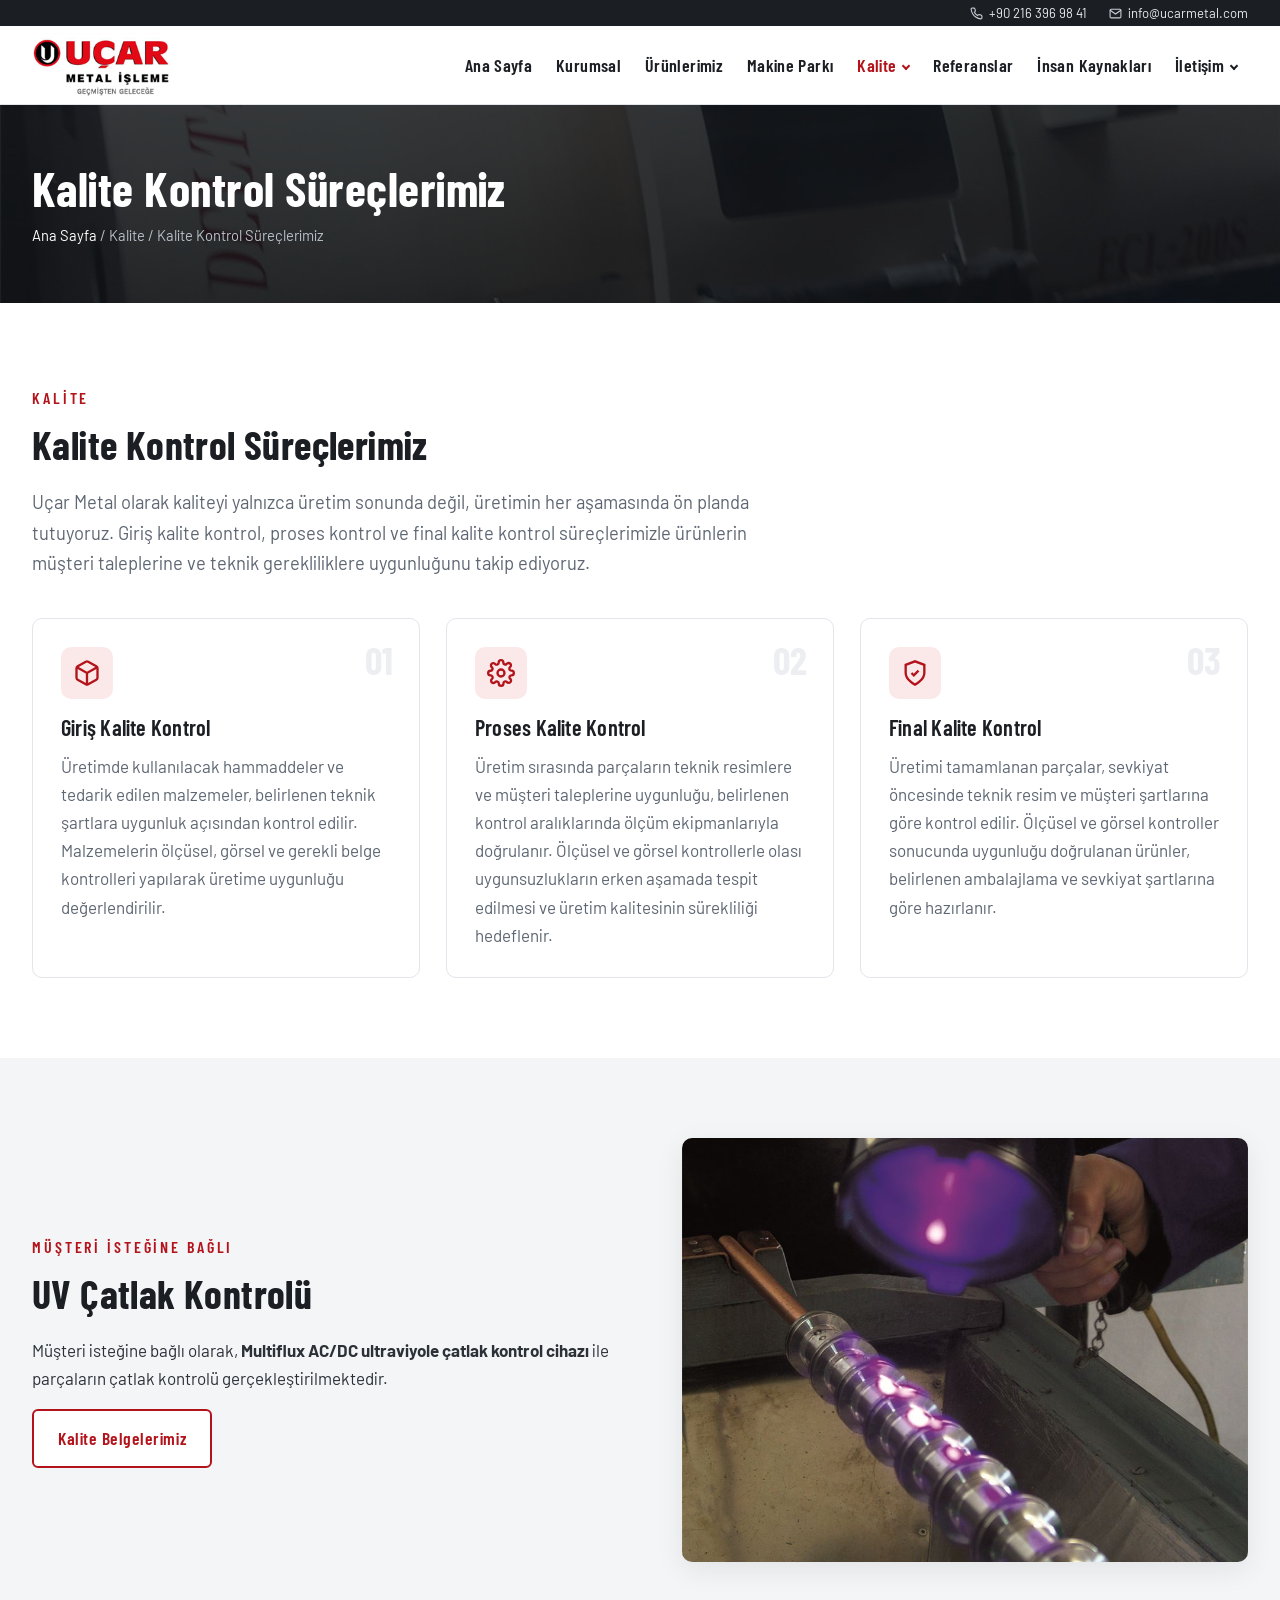
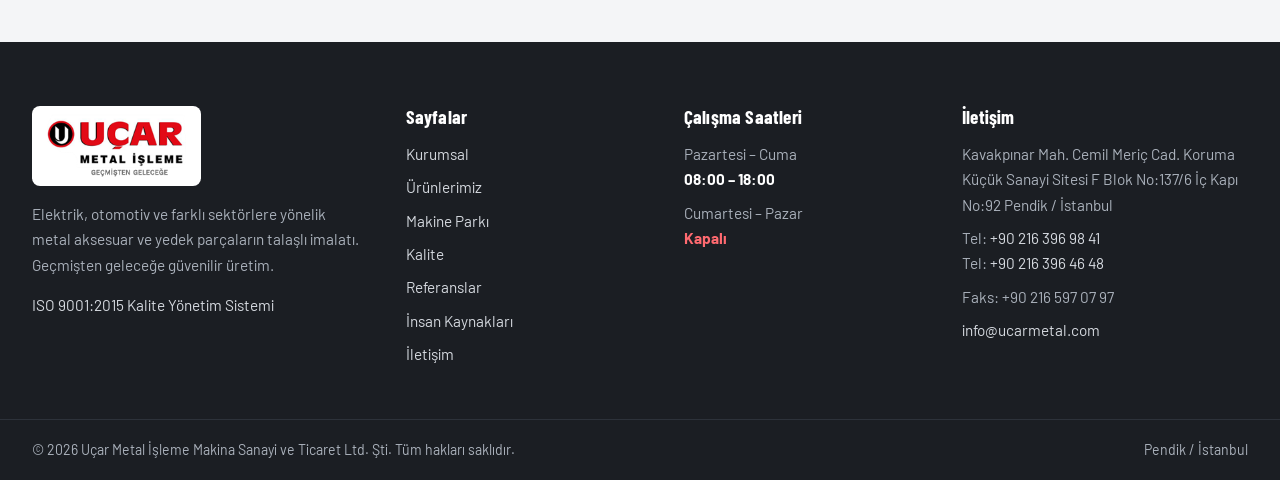
<file: kalite-kontrol.html>
<!doctype html>
<html lang="tr">
<head>
<meta charset="utf-8">
<meta name="viewport" content="width=device-width, initial-scale=1">
<title>Kalite Kontrol Süreçlerimiz | Uçar Metal İşleme</title>
<meta name="description" content="Giriş kalite kontrol, proses kalite kontrol ve final kalite kontrol süreçlerimiz; müşteri isteğine bağlı UV çatlak kontrolü.">
<link rel="canonical" href="https://www.ucarmetal.com/kalite-kontrol.html">
<meta property="og:title" content="Kalite Kontrol Süreçlerimiz | Uçar Metal İşleme">
<meta property="og:description" content="Giriş kalite kontrol, proses kalite kontrol ve final kalite kontrol süreçlerimiz; müşteri isteğine bağlı UV çatlak kontrolü.">
<meta property="og:image" content="https://www.ucarmetal.com/img/makine/17.jpg">
<link rel="icon" href="img/favicon.png" type="image/png">
<link rel="preconnect" href="https://fonts.googleapis.com">
<link rel="preconnect" href="https://fonts.gstatic.com" crossorigin>
<link href="https://fonts.googleapis.com/css2?family=Barlow+Condensed:wght@500;600;700&family=Barlow:wght@400;500;600&display=swap" rel="stylesheet">
<link rel="stylesheet" href="css/style.css">
</head>
<body>
<a class="skip" href="#icerik">İçeriğe geç</a>
<div class="topbar">
  <div class="wrap">
    <div class="group">
      <span><svg width="13" height="13" viewBox="0 0 24 24" fill="none" stroke="currentColor" stroke-width="2"><path d="M22 16.9v3a2 2 0 0 1-2.2 2 19.8 19.8 0 0 1-8.6-3.1 19.5 19.5 0 0 1-6-6A19.8 19.8 0 0 1 2.1 4.2 2 2 0 0 1 4.1 2h3a2 2 0 0 1 2 1.7c.1.9.4 1.8.7 2.7a2 2 0 0 1-.5 2.1L8 9.8a16 16 0 0 0 6 6l1.3-1.3a2 2 0 0 1 2.1-.4c.9.3 1.8.6 2.7.7a2 2 0 0 1 1.7 2z"/></svg><a href="tel:+902163969841">+90 216 396 98 41</a></span>
      <span><svg width="13" height="13" viewBox="0 0 24 24" fill="none" stroke="currentColor" stroke-width="2"><rect x="2" y="4" width="20" height="16" rx="2"/><path d="m22 6-10 7L2 6"/></svg><a href="mailto:info@ucarmetal.com">info@ucarmetal.com</a></span>
    </div>
  </div>
</div>
<header class="site-header">
  <div class="wrap">
    <a class="logo" href="index.html"><img src="img/logo.png" width="211" height="96" alt="Uçar Metal İşleme – Geçmişten Geleceğe"></a>
    <button class="nav-toggle" aria-label="Menüyü aç" aria-expanded="false"><span></span></button>
    <nav class="nav" aria-label="Ana menü"><ul><li><a href="index.html">Ana Sayfa</a></li><li><a href="kurumsal.html">Kurumsal</a></li><li><a href="urunler.html">Ürünlerimiz</a></li><li><a href="makine-parki.html">Makine Parkı</a></li><li class="has-sub"><a href="belgeler.html" aria-current="page">Kalite</a><ul class="sub"><li><a href="belgeler.html">Kalite Belgelerimiz</a></li><li><a href="kalite-kontrol.html" aria-current="page">Kalite Kontrol Süreçlerimiz</a></li></ul></li><li><a href="referanslar.html">Referanslar</a></li><li><a href="insan-kaynaklari.html">İnsan Kaynakları</a></li><li class="has-sub"><a href="iletisim.html">İletişim</a><ul class="sub"><li><a href="iletisim.html">İletişim Bilgileri</a></li><li><a href="teklif.html">Teklif Formu</a></li></ul></li></ul></nav>
  </div>
</header>
<main id="icerik">
<section class="page-head"><div class="wrap"><h1>Kalite Kontrol Süreçlerimiz</h1><div class="crumbs"><a href="index.html">Ana Sayfa</a> / Kalite / Kalite Kontrol Süreçlerimiz</div></div></section>
<section class="section"><div class="wrap">
  <div class="section-title"><span class="eyebrow">Kalite</span><h2>Kalite Kontrol Süreçlerimiz</h2><p class="lead">Uçar Metal olarak kaliteyi yalnızca üretim sonunda değil, üretimin her aşamasında ön planda tutuyoruz. Giriş kalite kontrol, proses kontrol ve final kalite kontrol süreçlerimizle ürünlerin müşteri taleplerine ve teknik gerekliliklere uygunluğunu takip ediyoruz.</p></div>
  <div class="grid grid-3 steps">
    <div class="feature"><span class="step-no">01</span><div class="ico"><svg viewBox="0 0 24 24" fill="none" stroke="currentColor" stroke-width="2"><path d="M21 16V8a2 2 0 0 0-1-1.7l-7-4a2 2 0 0 0-2 0l-7 4A2 2 0 0 0 3 8v8a2 2 0 0 0 1 1.7l7 4a2 2 0 0 0 2 0l7-4a2 2 0 0 0 1-1.7z"/><path d="m3.3 7 8.7 5 8.7-5M12 22V12"/></svg></div><h3>Giriş Kalite Kontrol</h3><p>Üretimde kullanılacak hammaddeler ve tedarik edilen malzemeler, belirlenen teknik şartlara uygunluk açısından kontrol edilir. Malzemelerin ölçüsel, görsel ve gerekli belge kontrolleri yapılarak üretime uygunluğu değerlendirilir.</p></div>
    <div class="feature"><span class="step-no">02</span><div class="ico"><svg viewBox="0 0 24 24" fill="none" stroke="currentColor" stroke-width="2"><circle cx="12" cy="12" r="3"/><path d="M19.4 15a1.7 1.7 0 0 0 .3 1.8l.1.1a2 2 0 1 1-2.8 2.8l-.1-.1a1.7 1.7 0 0 0-1.8-.3 1.7 1.7 0 0 0-1 1.5V21a2 2 0 1 1-4 0v-.1a1.7 1.7 0 0 0-1.1-1.5 1.7 1.7 0 0 0-1.8.3l-.1.1a2 2 0 1 1-2.8-2.8l.1-.1a1.7 1.7 0 0 0 .3-1.8 1.7 1.7 0 0 0-1.5-1H3a2 2 0 1 1 0-4h.1a1.7 1.7 0 0 0 1.5-1.1 1.7 1.7 0 0 0-.3-1.8l-.1-.1a2 2 0 1 1 2.8-2.8l.1.1a1.7 1.7 0 0 0 1.8.3H9a1.7 1.7 0 0 0 1-1.5V3a2 2 0 1 1 4 0v.1a1.7 1.7 0 0 0 1 1.5 1.7 1.7 0 0 0 1.8-.3l.1-.1a2 2 0 1 1 2.8 2.8l-.1.1a1.7 1.7 0 0 0-.3 1.8V9a1.7 1.7 0 0 0 1.5 1H21a2 2 0 1 1 0 4h-.1a1.7 1.7 0 0 0-1.5 1z"/></svg></div><h3>Proses Kalite Kontrol</h3><p>Üretim sırasında parçaların teknik resimlere ve müşteri taleplerine uygunluğu, belirlenen kontrol aralıklarında ölçüm ekipmanlarıyla doğrulanır. Ölçüsel ve görsel kontrollerle olası uygunsuzlukların erken aşamada tespit edilmesi ve üretim kalitesinin sürekliliği hedeflenir.</p></div>
    <div class="feature"><span class="step-no">03</span><div class="ico"><svg viewBox="0 0 24 24" fill="none" stroke="currentColor" stroke-width="2"><path d="M12 22s8-4 8-10V5l-8-3-8 3v7c0 6 8 10 8 10z"/><path d="m9 12 2 2 4-4"/></svg></div><h3>Final Kalite Kontrol</h3><p>Üretimi tamamlanan parçalar, sevkiyat öncesinde teknik resim ve müşteri şartlarına göre kontrol edilir. Ölçüsel ve görsel kontroller sonucunda uygunluğu doğrulanan ürünler, belirlenen ambalajlama ve sevkiyat şartlarına göre hazırlanır.</p></div>
  </div>
</div></section>

<section class="section section-soft"><div class="wrap split">
  <div>
    <span class="eyebrow">Müşteri İsteğine Bağlı</span>
    <h2>UV Çatlak Kontrolü</h2>
    <p>Müşteri isteğine bağlı olarak, <strong>Multiflux AC/DC ultraviyole çatlak kontrol cihazı</strong> ile parçaların çatlak kontrolü gerçekleştirilmektedir.</p>
    <a class="btn btn-outline" href="belgeler.html">Kalite Belgelerimiz</a>
  </div>
  <div class="img-frame"><img src="img/makine/15.jpg" alt="Ultraviyole çatlak kontrolü"></div>
</div></section>
</main>
<footer class="site-footer">
  <div class="wrap">
    <div>
      <a class="logo" href="index.html"><img src="img/logo.png" width="211" height="96" alt="Uçar Metal İşleme – Geçmişten Geleceğe"></a>
      <p>Elektrik, otomotiv ve farklı sektörlere yönelik metal aksesuar ve yedek parçaların talaşlı imalatı. Geçmişten geleceğe güvenilir üretim.</p>
      <p><a href="belgeler.html">ISO 9001:2015 Kalite Yönetim Sistemi</a></p>
    </div>
    <div>
      <h4>Sayfalar</h4>
      <ul><li><a href="kurumsal.html">Kurumsal</a></li><li><a href="urunler.html">Ürünlerimiz</a></li><li><a href="makine-parki.html">Makine Parkı</a></li><li><a href="belgeler.html">Kalite</a></li><li><a href="referanslar.html">Referanslar</a></li><li><a href="insan-kaynaklari.html">İnsan Kaynakları</a></li><li><a href="iletisim.html">İletişim</a></li></ul>
    </div>
    <div>
      <h4>Çalışma Saatleri</h4>
      <ul>
        <li>Pazartesi – Cuma<br><strong style="color:#fff">08:00 – 18:00</strong></li>
        <li>Cumartesi – Pazar<br><strong style="color:#ff6a70">Kapalı</strong></li>
      </ul>
    </div>
    <div>
      <h4>İletişim</h4>
      <ul>
        <li>Kavakpınar Mah. Cemil Meriç Cad. Koruma Küçük Sanayi Sitesi F Blok No:137/6 İç Kapı No:92 Pendik / İstanbul</li>
        <li>Tel: <a href="tel:+902163969841">+90 216 396 98 41</a><br>Tel: <a href="tel:+902163964648">+90 216 396 46 48</a></li>
        <li>Faks: +90 216 597 07 97</li>
        <li><a href="mailto:info@ucarmetal.com">info@ucarmetal.com</a></li>
      </ul>
    </div>
  </div>
  <div class="copy">
    <div class="wrap">
      <span>© <span id="year">2026</span> Uçar Metal İşleme Makina Sanayi ve Ticaret Ltd. Şti. Tüm hakları saklıdır.</span>
      <span>Pendik / İstanbul</span>
    </div>
  </div>
</footer>
<script src="js/main.js"></script>
</body>
</html>
</file>
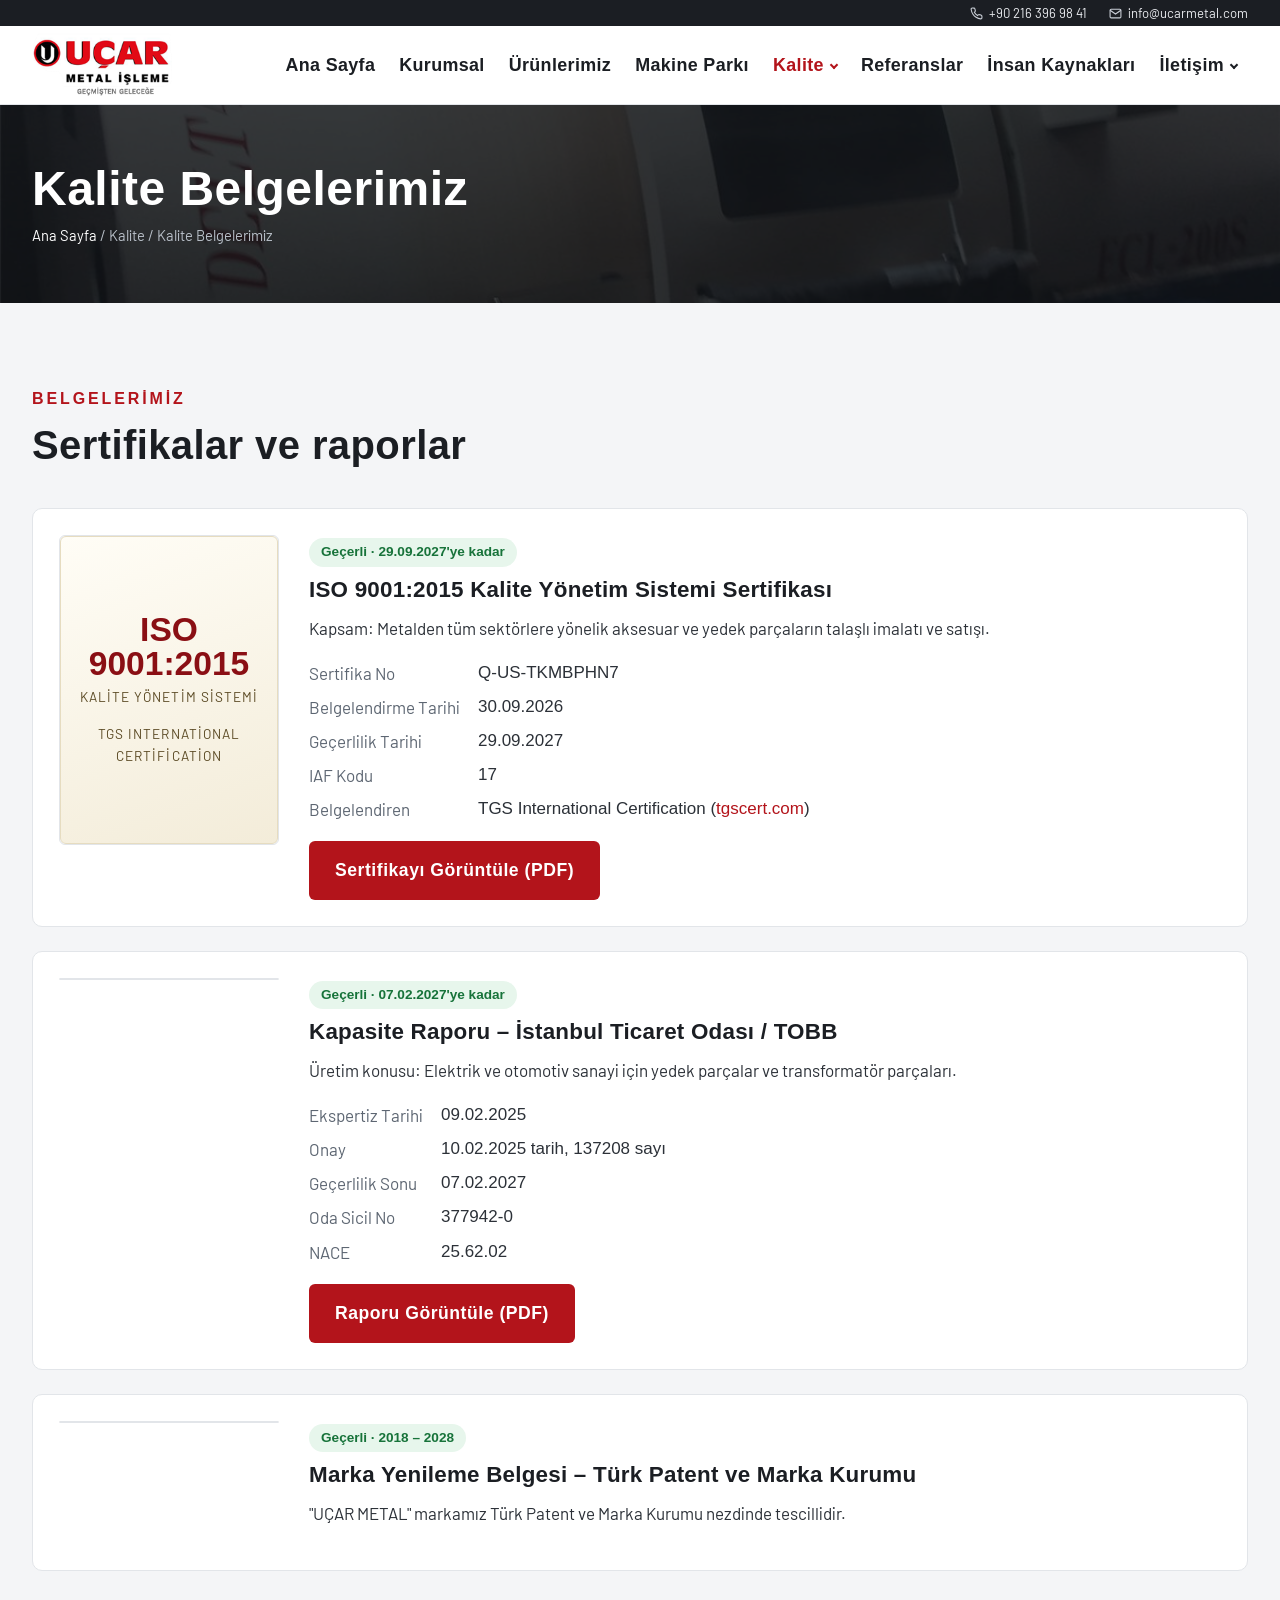
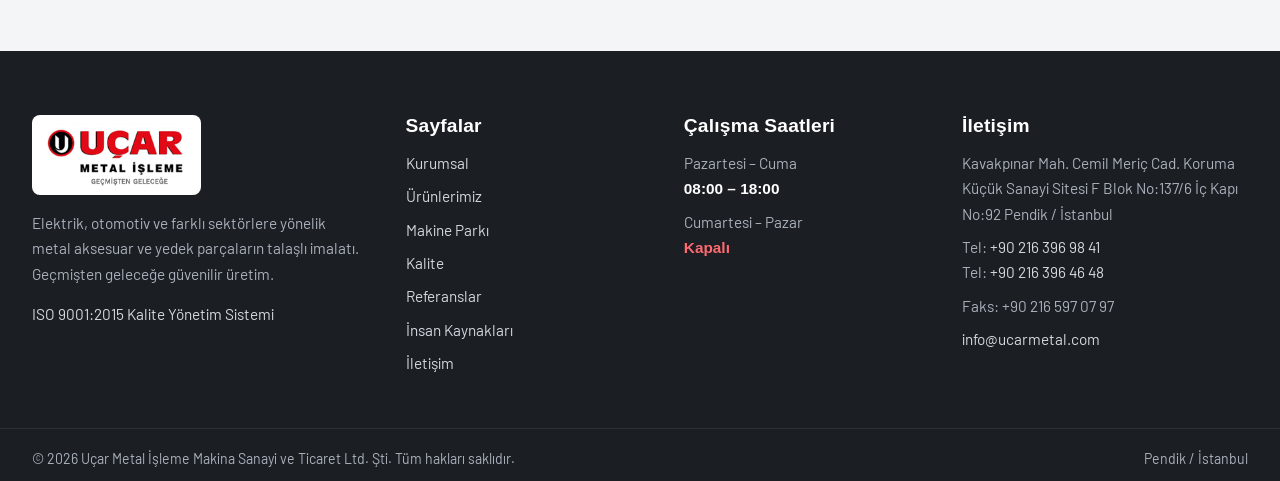
<file: kalite.html>
<!doctype html><html lang="tr"><head><meta charset="utf-8"><meta http-equiv="refresh" content="0; url=belgeler.html"><link rel="canonical" href="https://www.ucarmetal.com/belgeler.html"><title>Kalite Belgelerimiz</title></head><body><a href="belgeler.html">Kalite Belgelerimiz</a></body></html>
</file>
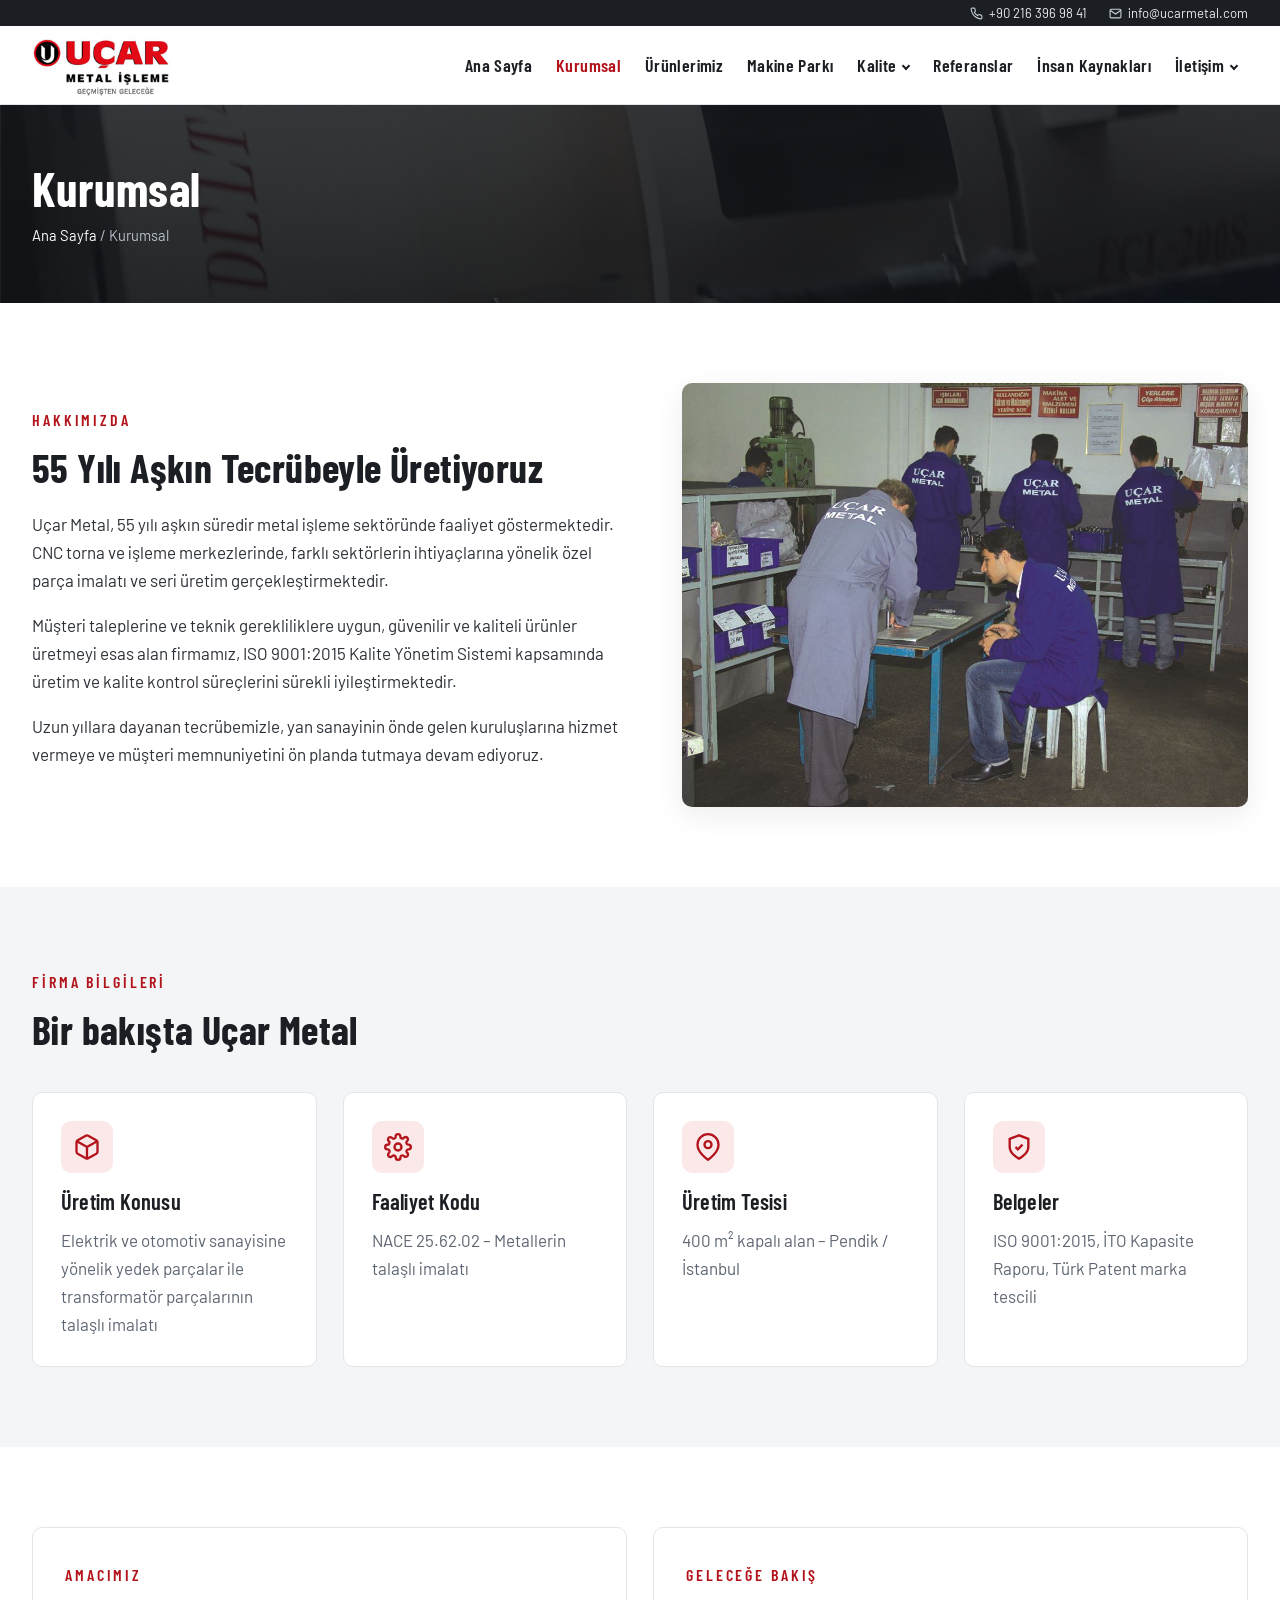
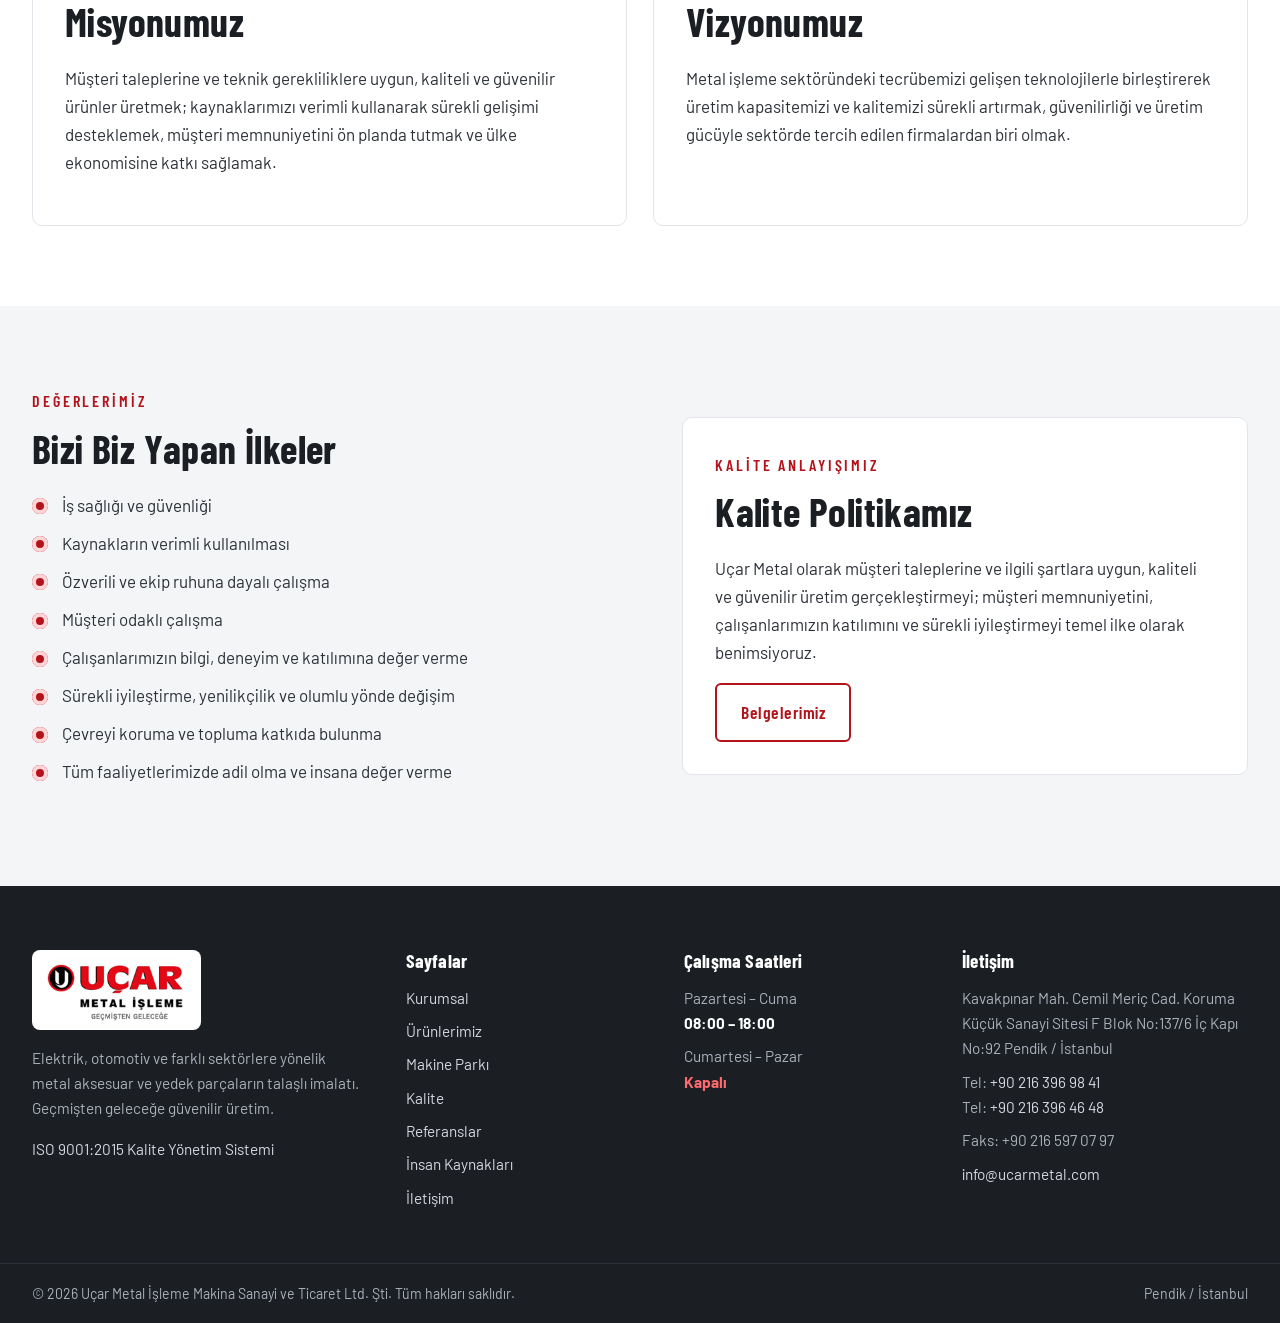
<file: kurumsal.html>
<!doctype html>
<html lang="tr">
<head>
<meta charset="utf-8">
<meta name="viewport" content="width=device-width, initial-scale=1">
<title>Kurumsal | Uçar Metal İşleme</title>
<meta name="description" content="Uçar Metal hakkında: tarihçe, vizyon, misyon, değerlerimiz ve kalite politikamız.">
<link rel="canonical" href="https://www.ucarmetal.com/kurumsal.html">
<meta property="og:title" content="Kurumsal | Uçar Metal İşleme">
<meta property="og:description" content="Uçar Metal hakkında: tarihçe, vizyon, misyon, değerlerimiz ve kalite politikamız.">
<meta property="og:image" content="https://www.ucarmetal.com/img/makine/17.jpg">
<link rel="icon" href="img/favicon.png" type="image/png">
<link rel="preconnect" href="https://fonts.googleapis.com">
<link rel="preconnect" href="https://fonts.gstatic.com" crossorigin>
<link href="https://fonts.googleapis.com/css2?family=Barlow+Condensed:wght@500;600;700&family=Barlow:wght@400;500;600&display=swap" rel="stylesheet">
<link rel="stylesheet" href="css/style.css">
</head>
<body>
<a class="skip" href="#icerik">İçeriğe geç</a>
<div class="topbar">
  <div class="wrap">
    <div class="group">
      <span><svg width="13" height="13" viewBox="0 0 24 24" fill="none" stroke="currentColor" stroke-width="2"><path d="M22 16.9v3a2 2 0 0 1-2.2 2 19.8 19.8 0 0 1-8.6-3.1 19.5 19.5 0 0 1-6-6A19.8 19.8 0 0 1 2.1 4.2 2 2 0 0 1 4.1 2h3a2 2 0 0 1 2 1.7c.1.9.4 1.8.7 2.7a2 2 0 0 1-.5 2.1L8 9.8a16 16 0 0 0 6 6l1.3-1.3a2 2 0 0 1 2.1-.4c.9.3 1.8.6 2.7.7a2 2 0 0 1 1.7 2z"/></svg><a href="tel:+902163969841">+90 216 396 98 41</a></span>
      <span><svg width="13" height="13" viewBox="0 0 24 24" fill="none" stroke="currentColor" stroke-width="2"><rect x="2" y="4" width="20" height="16" rx="2"/><path d="m22 6-10 7L2 6"/></svg><a href="mailto:info@ucarmetal.com">info@ucarmetal.com</a></span>
    </div>
  </div>
</div>
<header class="site-header">
  <div class="wrap">
    <a class="logo" href="index.html"><img src="img/logo.png" width="211" height="96" alt="Uçar Metal İşleme – Geçmişten Geleceğe"></a>
    <button class="nav-toggle" aria-label="Menüyü aç" aria-expanded="false"><span></span></button>
    <nav class="nav" aria-label="Ana menü"><ul><li><a href="index.html">Ana Sayfa</a></li><li><a href="kurumsal.html" aria-current="page">Kurumsal</a></li><li><a href="urunler.html">Ürünlerimiz</a></li><li><a href="makine-parki.html">Makine Parkı</a></li><li class="has-sub"><a href="belgeler.html">Kalite</a><ul class="sub"><li><a href="belgeler.html">Kalite Belgelerimiz</a></li><li><a href="kalite-kontrol.html">Kalite Kontrol Süreçlerimiz</a></li></ul></li><li><a href="referanslar.html">Referanslar</a></li><li><a href="insan-kaynaklari.html">İnsan Kaynakları</a></li><li class="has-sub"><a href="iletisim.html">İletişim</a><ul class="sub"><li><a href="iletisim.html">İletişim Bilgileri</a></li><li><a href="teklif.html">Teklif Formu</a></li></ul></li></ul></nav>
  </div>
</header>
<main id="icerik">
<section class="page-head"><div class="wrap"><h1>Kurumsal</h1><div class="crumbs"><a href="index.html">Ana Sayfa</a> / Kurumsal</div></div></section>
<section class="section"><div class="wrap split">
  <div>
    <span class="eyebrow">Hakkımızda</span>
    <h2>55 Yılı Aşkın Tecrübeyle Üretiyoruz</h2>
    <p>Uçar Metal, 55 yılı aşkın süredir metal işleme sektöründe faaliyet göstermektedir. CNC torna ve işleme merkezlerinde, farklı sektörlerin ihtiyaçlarına yönelik özel parça imalatı ve seri üretim gerçekleştirmektedir.</p>
    <p>Müşteri taleplerine ve teknik gerekliliklere uygun, güvenilir ve kaliteli ürünler üretmeyi esas alan firmamız, ISO 9001:2015 Kalite Yönetim Sistemi kapsamında üretim ve kalite kontrol süreçlerini sürekli iyileştirmektedir.</p>
    <p>Uzun yıllara dayanan tecrübemizle, yan sanayinin önde gelen kuruluşlarına hizmet vermeye ve müşteri memnuniyetini ön planda tutmaya devam ediyoruz.</p>
  </div>
  <div class="img-frame"><img src="img/makine/13.jpg" alt="Uçar Metal kalite kontrol ve montaj bölümü"></div>
</div></section>

<section class="section section-soft"><div class="wrap">
  <div class="section-title"><span class="eyebrow">Firma Bilgileri</span><h2>Bir bakışta Uçar Metal</h2></div>
  <div class="grid grid-4">
    <div class="feature"><div class="ico"><svg viewBox="0 0 24 24" fill="none" stroke="currentColor" stroke-width="2"><path d="M21 16V8a2 2 0 0 0-1-1.7l-7-4a2 2 0 0 0-2 0l-7 4A2 2 0 0 0 3 8v8a2 2 0 0 0 1 1.7l7 4a2 2 0 0 0 2 0l7-4a2 2 0 0 0 1-1.7z"/><path d="m3.3 7 8.7 5 8.7-5M12 22V12"/></svg></div><h3>Üretim Konusu</h3><p>Elektrik ve otomotiv sanayisine yönelik yedek parçalar ile transformatör parçalarının talaşlı imalatı</p></div>
    <div class="feature"><div class="ico"><svg viewBox="0 0 24 24" fill="none" stroke="currentColor" stroke-width="2"><circle cx="12" cy="12" r="3"/><path d="M19.4 15a1.7 1.7 0 0 0 .3 1.8l.1.1a2 2 0 1 1-2.8 2.8l-.1-.1a1.7 1.7 0 0 0-1.8-.3 1.7 1.7 0 0 0-1 1.5V21a2 2 0 1 1-4 0v-.1a1.7 1.7 0 0 0-1.1-1.5 1.7 1.7 0 0 0-1.8.3l-.1.1a2 2 0 1 1-2.8-2.8l.1-.1a1.7 1.7 0 0 0 .3-1.8 1.7 1.7 0 0 0-1.5-1H3a2 2 0 1 1 0-4h.1a1.7 1.7 0 0 0 1.5-1.1 1.7 1.7 0 0 0-.3-1.8l-.1-.1a2 2 0 1 1 2.8-2.8l.1.1a1.7 1.7 0 0 0 1.8.3H9a1.7 1.7 0 0 0 1-1.5V3a2 2 0 1 1 4 0v.1a1.7 1.7 0 0 0 1 1.5 1.7 1.7 0 0 0 1.8-.3l.1-.1a2 2 0 1 1 2.8 2.8l-.1.1a1.7 1.7 0 0 0-.3 1.8V9a1.7 1.7 0 0 0 1.5 1H21a2 2 0 1 1 0 4h-.1a1.7 1.7 0 0 0-1.5 1z"/></svg></div><h3>Faaliyet Kodu</h3><p>NACE 25.62.02 – Metallerin talaşlı imalatı</p></div>
    <div class="feature"><div class="ico"><svg viewBox="0 0 24 24" fill="none" stroke="currentColor" stroke-width="2"><path d="M21 10c0 7-9 13-9 13S3 17 3 10a9 9 0 0 1 18 0z"/><circle cx="12" cy="10" r="3"/></svg></div><h3>Üretim Tesisi</h3><p>400 m² kapalı alan – Pendik / İstanbul</p></div>
    <div class="feature"><div class="ico"><svg viewBox="0 0 24 24" fill="none" stroke="currentColor" stroke-width="2"><path d="M12 22s8-4 8-10V5l-8-3-8 3v7c0 6 8 10 8 10z"/><path d="m9 12 2 2 4-4"/></svg></div><h3>Belgeler</h3><p>ISO 9001:2015, İTO Kapasite Raporu, Türk Patent marka tescili</p></div>
  </div>
</div></section>

<section class="section"><div class="wrap grid grid-2">
  <div class="panel">
    <span class="eyebrow">Amacımız</span>
    <h2>Misyonumuz</h2>
    <p>Müşteri taleplerine ve teknik gerekliliklere uygun, kaliteli ve güvenilir ürünler üretmek; kaynaklarımızı verimli kullanarak sürekli gelişimi desteklemek, müşteri memnuniyetini ön planda tutmak ve ülke ekonomisine katkı sağlamak.</p>
  </div>
  <div class="panel">
    <span class="eyebrow">Geleceğe Bakış</span>
    <h2>Vizyonumuz</h2>
    <p>Metal işleme sektöründeki tecrübemizi gelişen teknolojilerle birleştirerek üretim kapasitemizi ve kalitemizi sürekli artırmak, güvenilirliği ve üretim gücüyle sektörde tercih edilen firmalardan biri olmak.</p>
  </div>
</div></section>

<section class="section section-soft"><div class="wrap split">
  <div>
    <span class="eyebrow">Değerlerimiz</span>
    <h2>Bizi Biz Yapan İlkeler</h2>
    <ul class="checklist">
      <li>İş sağlığı ve güvenliği</li>
      <li>Kaynakların verimli kullanılması</li>
      <li>Özverili ve ekip ruhuna dayalı çalışma</li>
      <li>Müşteri odaklı çalışma</li>
      <li>Çalışanlarımızın bilgi, deneyim ve katılımına değer verme</li>
      <li>Sürekli iyileştirme, yenilikçilik ve olumlu yönde değişim</li>
      <li>Çevreyi koruma ve topluma katkıda bulunma</li>
      <li>Tüm faaliyetlerimizde adil olma ve insana değer verme</li>
    </ul>
  </div>
  <div class="panel">
    <span class="eyebrow">Kalite Anlayışımız</span>
    <h2>Kalite Politikamız</h2>
    <p>Uçar Metal olarak müşteri taleplerine ve ilgili şartlara uygun, kaliteli ve güvenilir üretim gerçekleştirmeyi; müşteri memnuniyetini, çalışanlarımızın katılımını ve sürekli iyileştirmeyi temel ilke olarak benimsiyoruz.</p>
    <a class="btn btn-outline" href="belgeler.html">Belgelerimiz</a>
  </div>
</div></section>
</main>
<footer class="site-footer">
  <div class="wrap">
    <div>
      <a class="logo" href="index.html"><img src="img/logo.png" width="211" height="96" alt="Uçar Metal İşleme – Geçmişten Geleceğe"></a>
      <p>Elektrik, otomotiv ve farklı sektörlere yönelik metal aksesuar ve yedek parçaların talaşlı imalatı. Geçmişten geleceğe güvenilir üretim.</p>
      <p><a href="belgeler.html">ISO 9001:2015 Kalite Yönetim Sistemi</a></p>
    </div>
    <div>
      <h4>Sayfalar</h4>
      <ul><li><a href="kurumsal.html">Kurumsal</a></li><li><a href="urunler.html">Ürünlerimiz</a></li><li><a href="makine-parki.html">Makine Parkı</a></li><li><a href="belgeler.html">Kalite</a></li><li><a href="referanslar.html">Referanslar</a></li><li><a href="insan-kaynaklari.html">İnsan Kaynakları</a></li><li><a href="iletisim.html">İletişim</a></li></ul>
    </div>
    <div>
      <h4>Çalışma Saatleri</h4>
      <ul>
        <li>Pazartesi – Cuma<br><strong style="color:#fff">08:00 – 18:00</strong></li>
        <li>Cumartesi – Pazar<br><strong style="color:#ff6a70">Kapalı</strong></li>
      </ul>
    </div>
    <div>
      <h4>İletişim</h4>
      <ul>
        <li>Kavakpınar Mah. Cemil Meriç Cad. Koruma Küçük Sanayi Sitesi F Blok No:137/6 İç Kapı No:92 Pendik / İstanbul</li>
        <li>Tel: <a href="tel:+902163969841">+90 216 396 98 41</a><br>Tel: <a href="tel:+902163964648">+90 216 396 46 48</a></li>
        <li>Faks: +90 216 597 07 97</li>
        <li><a href="mailto:info@ucarmetal.com">info@ucarmetal.com</a></li>
      </ul>
    </div>
  </div>
  <div class="copy">
    <div class="wrap">
      <span>© <span id="year">2026</span> Uçar Metal İşleme Makina Sanayi ve Ticaret Ltd. Şti. Tüm hakları saklıdır.</span>
      <span>Pendik / İstanbul</span>
    </div>
  </div>
</footer>
<script src="js/main.js"></script>
</body>
</html>
</file>
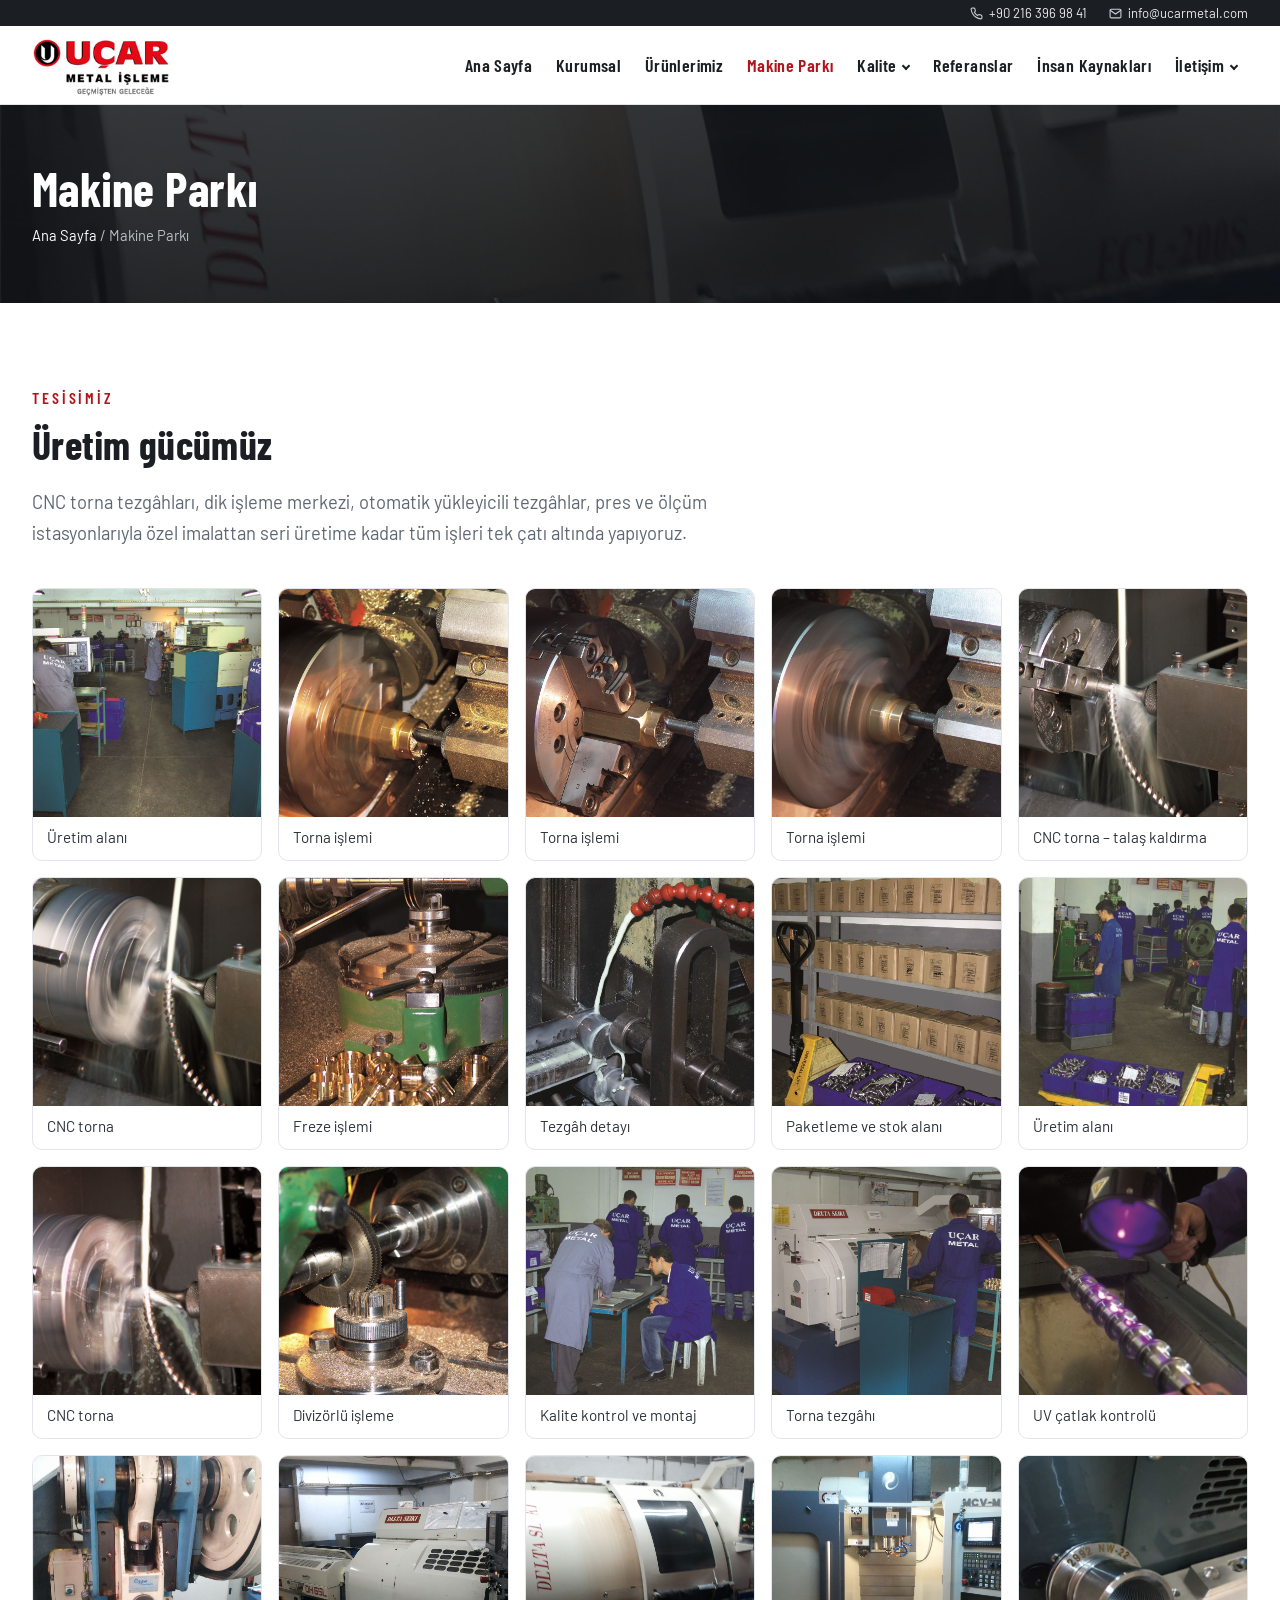
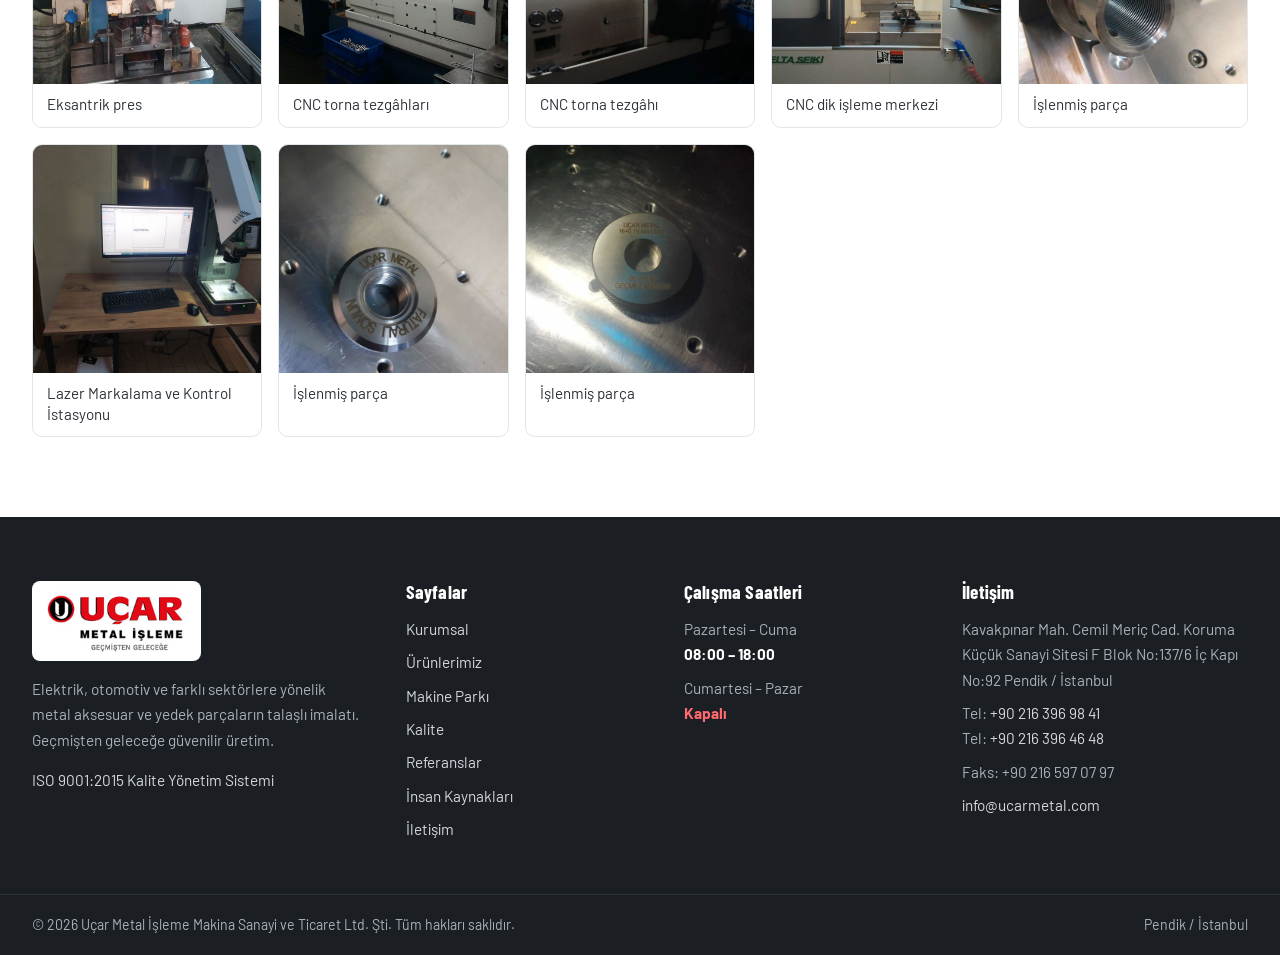
<file: makine-parki.html>
<!doctype html>
<html lang="tr">
<head>
<meta charset="utf-8">
<meta name="viewport" content="width=device-width, initial-scale=1">
<title>Makine Parkı | Uçar Metal İşleme</title>
<meta name="description" content="CNC torna, dik işleme merkezi, pres ve UV çatlak kontrol cihazından oluşan makine parkımız.">
<link rel="canonical" href="https://www.ucarmetal.com/makine-parki.html">
<meta property="og:title" content="Makine Parkı | Uçar Metal İşleme">
<meta property="og:description" content="CNC torna, dik işleme merkezi, pres ve UV çatlak kontrol cihazından oluşan makine parkımız.">
<meta property="og:image" content="https://www.ucarmetal.com/img/makine/17.jpg">
<link rel="icon" href="img/favicon.png" type="image/png">
<link rel="preconnect" href="https://fonts.googleapis.com">
<link rel="preconnect" href="https://fonts.gstatic.com" crossorigin>
<link href="https://fonts.googleapis.com/css2?family=Barlow+Condensed:wght@500;600;700&family=Barlow:wght@400;500;600&display=swap" rel="stylesheet">
<link rel="stylesheet" href="css/style.css">
</head>
<body>
<a class="skip" href="#icerik">İçeriğe geç</a>
<div class="topbar">
  <div class="wrap">
    <div class="group">
      <span><svg width="13" height="13" viewBox="0 0 24 24" fill="none" stroke="currentColor" stroke-width="2"><path d="M22 16.9v3a2 2 0 0 1-2.2 2 19.8 19.8 0 0 1-8.6-3.1 19.5 19.5 0 0 1-6-6A19.8 19.8 0 0 1 2.1 4.2 2 2 0 0 1 4.1 2h3a2 2 0 0 1 2 1.7c.1.9.4 1.8.7 2.7a2 2 0 0 1-.5 2.1L8 9.8a16 16 0 0 0 6 6l1.3-1.3a2 2 0 0 1 2.1-.4c.9.3 1.8.6 2.7.7a2 2 0 0 1 1.7 2z"/></svg><a href="tel:+902163969841">+90 216 396 98 41</a></span>
      <span><svg width="13" height="13" viewBox="0 0 24 24" fill="none" stroke="currentColor" stroke-width="2"><rect x="2" y="4" width="20" height="16" rx="2"/><path d="m22 6-10 7L2 6"/></svg><a href="mailto:info@ucarmetal.com">info@ucarmetal.com</a></span>
    </div>
  </div>
</div>
<header class="site-header">
  <div class="wrap">
    <a class="logo" href="index.html"><img src="img/logo.png" width="211" height="96" alt="Uçar Metal İşleme – Geçmişten Geleceğe"></a>
    <button class="nav-toggle" aria-label="Menüyü aç" aria-expanded="false"><span></span></button>
    <nav class="nav" aria-label="Ana menü"><ul><li><a href="index.html">Ana Sayfa</a></li><li><a href="kurumsal.html">Kurumsal</a></li><li><a href="urunler.html">Ürünlerimiz</a></li><li><a href="makine-parki.html" aria-current="page">Makine Parkı</a></li><li class="has-sub"><a href="belgeler.html">Kalite</a><ul class="sub"><li><a href="belgeler.html">Kalite Belgelerimiz</a></li><li><a href="kalite-kontrol.html">Kalite Kontrol Süreçlerimiz</a></li></ul></li><li><a href="referanslar.html">Referanslar</a></li><li><a href="insan-kaynaklari.html">İnsan Kaynakları</a></li><li class="has-sub"><a href="iletisim.html">İletişim</a><ul class="sub"><li><a href="iletisim.html">İletişim Bilgileri</a></li><li><a href="teklif.html">Teklif Formu</a></li></ul></li></ul></nav>
  </div>
</header>
<main id="icerik">
<section class="page-head"><div class="wrap"><h1>Makine Parkı</h1><div class="crumbs"><a href="index.html">Ana Sayfa</a> / Makine Parkı</div></div></section>
<section class="section"><div class="wrap">
  <div class="section-title"><span class="eyebrow">Tesisimiz</span><h2>Üretim gücümüz</h2><p class="lead">CNC torna tezgâhları, dik işleme merkezi, otomatik yükleyicili tezgâhlar, pres ve ölçüm istasyonlarıyla özel imalattan seri üretime kadar tüm işleri tek çatı altında yapıyoruz.</p></div>
  <div class="gallery "><figure><button type="button" aria-label="Büyüt: Üretim alanı"><img src="img/makine/1.jpg" alt="Üretim alanı" loading="lazy"></button><figcaption>Üretim alanı</figcaption></figure><figure><button type="button" aria-label="Büyüt: Torna işlemi"><img src="img/makine/2.jpg" alt="Torna işlemi" loading="lazy"></button><figcaption>Torna işlemi</figcaption></figure><figure><button type="button" aria-label="Büyüt: Torna işlemi"><img src="img/makine/3.jpg" alt="Torna işlemi" loading="lazy"></button><figcaption>Torna işlemi</figcaption></figure><figure><button type="button" aria-label="Büyüt: Torna işlemi"><img src="img/makine/4.jpg" alt="Torna işlemi" loading="lazy"></button><figcaption>Torna işlemi</figcaption></figure><figure><button type="button" aria-label="Büyüt: CNC torna – talaş kaldırma"><img src="img/makine/5.jpg" alt="CNC torna – talaş kaldırma" loading="lazy"></button><figcaption>CNC torna – talaş kaldırma</figcaption></figure><figure><button type="button" aria-label="Büyüt: CNC torna"><img src="img/makine/6.jpg" alt="CNC torna" loading="lazy"></button><figcaption>CNC torna</figcaption></figure><figure><button type="button" aria-label="Büyüt: Freze işlemi"><img src="img/makine/7.jpg" alt="Freze işlemi" loading="lazy"></button><figcaption>Freze işlemi</figcaption></figure><figure><button type="button" aria-label="Büyüt: Tezgâh detayı"><img src="img/makine/8.jpg" alt="Tezgâh detayı" loading="lazy"></button><figcaption>Tezgâh detayı</figcaption></figure><figure><button type="button" aria-label="Büyüt: Paketleme ve stok alanı"><img src="img/makine/9.jpg" alt="Paketleme ve stok alanı" loading="lazy"></button><figcaption>Paketleme ve stok alanı</figcaption></figure><figure><button type="button" aria-label="Büyüt: Üretim alanı"><img src="img/makine/10.jpg" alt="Üretim alanı" loading="lazy"></button><figcaption>Üretim alanı</figcaption></figure><figure><button type="button" aria-label="Büyüt: CNC torna"><img src="img/makine/11.jpg" alt="CNC torna" loading="lazy"></button><figcaption>CNC torna</figcaption></figure><figure><button type="button" aria-label="Büyüt: Divizörlü işleme"><img src="img/makine/12.jpg" alt="Divizörlü işleme" loading="lazy"></button><figcaption>Divizörlü işleme</figcaption></figure><figure><button type="button" aria-label="Büyüt: Kalite kontrol ve montaj"><img src="img/makine/13.jpg" alt="Kalite kontrol ve montaj" loading="lazy"></button><figcaption>Kalite kontrol ve montaj</figcaption></figure><figure><button type="button" aria-label="Büyüt: Torna tezgâhı"><img src="img/makine/14.jpg" alt="Torna tezgâhı" loading="lazy"></button><figcaption>Torna tezgâhı</figcaption></figure><figure><button type="button" aria-label="Büyüt: UV çatlak kontrolü"><img src="img/makine/15.jpg" alt="UV çatlak kontrolü" loading="lazy"></button><figcaption>UV çatlak kontrolü</figcaption></figure><figure><button type="button" aria-label="Büyüt: Eksantrik pres"><img src="img/makine/16.jpg" alt="Eksantrik pres" loading="lazy"></button><figcaption>Eksantrik pres</figcaption></figure><figure><button type="button" aria-label="Büyüt: CNC torna tezgâhları"><img src="img/makine/17.jpg" alt="CNC torna tezgâhları" loading="lazy"></button><figcaption>CNC torna tezgâhları</figcaption></figure><figure><button type="button" aria-label="Büyüt: CNC torna tezgâhı"><img src="img/makine/18.jpg" alt="CNC torna tezgâhı" loading="lazy"></button><figcaption>CNC torna tezgâhı</figcaption></figure><figure><button type="button" aria-label="Büyüt: CNC dik işleme merkezi"><img src="img/makine/19.jpg" alt="CNC dik işleme merkezi" loading="lazy"></button><figcaption>CNC dik işleme merkezi</figcaption></figure><figure><button type="button" aria-label="Büyüt: İşlenmiş parça"><img src="img/makine/22.jpg" alt="İşlenmiş parça" loading="lazy"></button><figcaption>İşlenmiş parça</figcaption></figure><figure><button type="button" aria-label="Büyüt: Lazer Markalama ve Kontrol İstasyonu"><img src="img/makine/23.jpg" alt="Lazer Markalama ve Kontrol İstasyonu" loading="lazy"></button><figcaption>Lazer Markalama ve Kontrol İstasyonu</figcaption></figure><figure><button type="button" aria-label="Büyüt: İşlenmiş parça"><img src="img/makine/24.jpg" alt="İşlenmiş parça" loading="lazy"></button><figcaption>İşlenmiş parça</figcaption></figure><figure><button type="button" aria-label="Büyüt: İşlenmiş parça"><img src="img/makine/25.jpg" alt="İşlenmiş parça" loading="lazy"></button><figcaption>İşlenmiş parça</figcaption></figure></div>
</div></section>
</main>
<footer class="site-footer">
  <div class="wrap">
    <div>
      <a class="logo" href="index.html"><img src="img/logo.png" width="211" height="96" alt="Uçar Metal İşleme – Geçmişten Geleceğe"></a>
      <p>Elektrik, otomotiv ve farklı sektörlere yönelik metal aksesuar ve yedek parçaların talaşlı imalatı. Geçmişten geleceğe güvenilir üretim.</p>
      <p><a href="belgeler.html">ISO 9001:2015 Kalite Yönetim Sistemi</a></p>
    </div>
    <div>
      <h4>Sayfalar</h4>
      <ul><li><a href="kurumsal.html">Kurumsal</a></li><li><a href="urunler.html">Ürünlerimiz</a></li><li><a href="makine-parki.html">Makine Parkı</a></li><li><a href="belgeler.html">Kalite</a></li><li><a href="referanslar.html">Referanslar</a></li><li><a href="insan-kaynaklari.html">İnsan Kaynakları</a></li><li><a href="iletisim.html">İletişim</a></li></ul>
    </div>
    <div>
      <h4>Çalışma Saatleri</h4>
      <ul>
        <li>Pazartesi – Cuma<br><strong style="color:#fff">08:00 – 18:00</strong></li>
        <li>Cumartesi – Pazar<br><strong style="color:#ff6a70">Kapalı</strong></li>
      </ul>
    </div>
    <div>
      <h4>İletişim</h4>
      <ul>
        <li>Kavakpınar Mah. Cemil Meriç Cad. Koruma Küçük Sanayi Sitesi F Blok No:137/6 İç Kapı No:92 Pendik / İstanbul</li>
        <li>Tel: <a href="tel:+902163969841">+90 216 396 98 41</a><br>Tel: <a href="tel:+902163964648">+90 216 396 46 48</a></li>
        <li>Faks: +90 216 597 07 97</li>
        <li><a href="mailto:info@ucarmetal.com">info@ucarmetal.com</a></li>
      </ul>
    </div>
  </div>
  <div class="copy">
    <div class="wrap">
      <span>© <span id="year">2026</span> Uçar Metal İşleme Makina Sanayi ve Ticaret Ltd. Şti. Tüm hakları saklıdır.</span>
      <span>Pendik / İstanbul</span>
    </div>
  </div>
</footer>
<script src="js/main.js"></script>
</body>
</html>
</file>
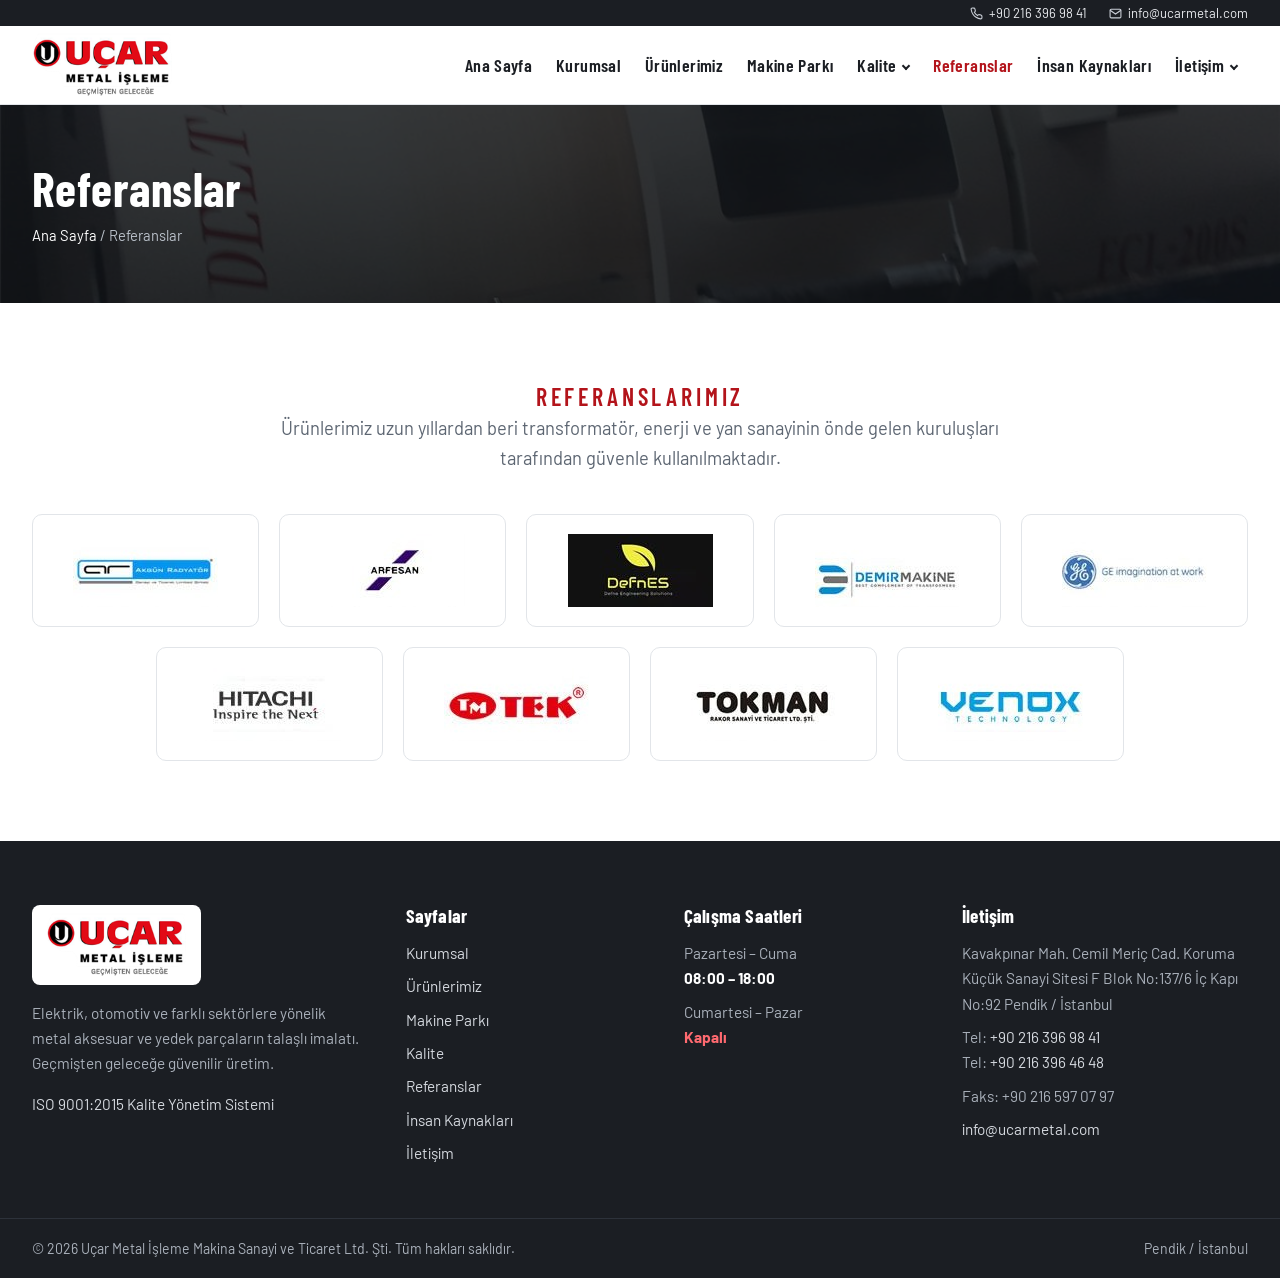
<file: referanslar.html>
<!doctype html>
<html lang="tr">
<head>
<meta charset="utf-8">
<meta name="viewport" content="width=device-width, initial-scale=1">
<title>Referanslar | Uçar Metal İşleme</title>
<meta name="description" content="Uçar Metal ürünlerini kullanan firmalar.">
<link rel="canonical" href="https://www.ucarmetal.com/referanslar.html">
<meta property="og:title" content="Referanslar | Uçar Metal İşleme">
<meta property="og:description" content="Uçar Metal ürünlerini kullanan firmalar.">
<meta property="og:image" content="https://www.ucarmetal.com/img/makine/17.jpg">
<link rel="icon" href="img/favicon.png" type="image/png">
<link rel="preconnect" href="https://fonts.googleapis.com">
<link rel="preconnect" href="https://fonts.gstatic.com" crossorigin>
<link href="https://fonts.googleapis.com/css2?family=Barlow+Condensed:wght@500;600;700&family=Barlow:wght@400;500;600&display=swap" rel="stylesheet">
<link rel="stylesheet" href="css/style.css">
</head>
<body>
<a class="skip" href="#icerik">İçeriğe geç</a>
<div class="topbar">
  <div class="wrap">
    <div class="group">
      <span><svg width="13" height="13" viewBox="0 0 24 24" fill="none" stroke="currentColor" stroke-width="2"><path d="M22 16.9v3a2 2 0 0 1-2.2 2 19.8 19.8 0 0 1-8.6-3.1 19.5 19.5 0 0 1-6-6A19.8 19.8 0 0 1 2.1 4.2 2 2 0 0 1 4.1 2h3a2 2 0 0 1 2 1.7c.1.9.4 1.8.7 2.7a2 2 0 0 1-.5 2.1L8 9.8a16 16 0 0 0 6 6l1.3-1.3a2 2 0 0 1 2.1-.4c.9.3 1.8.6 2.7.7a2 2 0 0 1 1.7 2z"/></svg><a href="tel:+902163969841">+90 216 396 98 41</a></span>
      <span><svg width="13" height="13" viewBox="0 0 24 24" fill="none" stroke="currentColor" stroke-width="2"><rect x="2" y="4" width="20" height="16" rx="2"/><path d="m22 6-10 7L2 6"/></svg><a href="mailto:info@ucarmetal.com">info@ucarmetal.com</a></span>
    </div>
  </div>
</div>
<header class="site-header">
  <div class="wrap">
    <a class="logo" href="index.html"><img src="img/logo.png" width="211" height="96" alt="Uçar Metal İşleme – Geçmişten Geleceğe"></a>
    <button class="nav-toggle" aria-label="Menüyü aç" aria-expanded="false"><span></span></button>
    <nav class="nav" aria-label="Ana menü"><ul><li><a href="index.html">Ana Sayfa</a></li><li><a href="kurumsal.html">Kurumsal</a></li><li><a href="urunler.html">Ürünlerimiz</a></li><li><a href="makine-parki.html">Makine Parkı</a></li><li class="has-sub"><a href="belgeler.html">Kalite</a><ul class="sub"><li><a href="belgeler.html">Kalite Belgelerimiz</a></li><li><a href="kalite-kontrol.html">Kalite Kontrol Süreçlerimiz</a></li></ul></li><li><a href="referanslar.html" aria-current="page">Referanslar</a></li><li><a href="insan-kaynaklari.html">İnsan Kaynakları</a></li><li class="has-sub"><a href="iletisim.html">İletişim</a><ul class="sub"><li><a href="iletisim.html">İletişim Bilgileri</a></li><li><a href="teklif.html">Teklif Formu</a></li></ul></li></ul></nav>
  </div>
</header>
<main id="icerik">
<section class="page-head"><div class="wrap"><h1>Referanslar</h1><div class="crumbs"><a href="index.html">Ana Sayfa</a> / Referanslar</div></div></section>
<section class="section"><div class="wrap">
  <div class="section-title center"><h2 class="eyebrow eyebrow-lg">Referanslarımız</h2><p class="lead">Ürünlerimiz uzun yıllardan beri transformatör, enerji ve yan sanayinin önde gelen kuruluşları tarafından güvenle kullanılmaktadır.</p></div>
  <div class="logos"><div><img src="img/ref/ref4.jpg" alt="Akgün Radyatör" loading="lazy"></div><div><img src="img/ref/ref3.jpg" alt="Arfesan" loading="lazy"></div><div><img src="img/ref/ref12.jpg" alt="DefnES" loading="lazy"></div><div><img src="img/ref/ref13.jpg" alt="Demir Makine" loading="lazy"></div><div><img src="img/ref/ref10.jpg" alt="GE" loading="lazy"></div><div><img src="img/ref/ref1.jpg" alt="Hitachi" loading="lazy"></div><div><img src="img/ref/ref14.jpg" alt="TM TEK" loading="lazy"></div><div><img src="img/ref/ref5.jpg" alt="Tokman Rakor" loading="lazy"></div><div><img src="img/ref/ref11.jpg" alt="Venox Technology" loading="lazy"></div></div>
</div></section>
</main>
<footer class="site-footer">
  <div class="wrap">
    <div>
      <a class="logo" href="index.html"><img src="img/logo.png" width="211" height="96" alt="Uçar Metal İşleme – Geçmişten Geleceğe"></a>
      <p>Elektrik, otomotiv ve farklı sektörlere yönelik metal aksesuar ve yedek parçaların talaşlı imalatı. Geçmişten geleceğe güvenilir üretim.</p>
      <p><a href="belgeler.html">ISO 9001:2015 Kalite Yönetim Sistemi</a></p>
    </div>
    <div>
      <h4>Sayfalar</h4>
      <ul><li><a href="kurumsal.html">Kurumsal</a></li><li><a href="urunler.html">Ürünlerimiz</a></li><li><a href="makine-parki.html">Makine Parkı</a></li><li><a href="belgeler.html">Kalite</a></li><li><a href="referanslar.html">Referanslar</a></li><li><a href="insan-kaynaklari.html">İnsan Kaynakları</a></li><li><a href="iletisim.html">İletişim</a></li></ul>
    </div>
    <div>
      <h4>Çalışma Saatleri</h4>
      <ul>
        <li>Pazartesi – Cuma<br><strong style="color:#fff">08:00 – 18:00</strong></li>
        <li>Cumartesi – Pazar<br><strong style="color:#ff6a70">Kapalı</strong></li>
      </ul>
    </div>
    <div>
      <h4>İletişim</h4>
      <ul>
        <li>Kavakpınar Mah. Cemil Meriç Cad. Koruma Küçük Sanayi Sitesi F Blok No:137/6 İç Kapı No:92 Pendik / İstanbul</li>
        <li>Tel: <a href="tel:+902163969841">+90 216 396 98 41</a><br>Tel: <a href="tel:+902163964648">+90 216 396 46 48</a></li>
        <li>Faks: +90 216 597 07 97</li>
        <li><a href="mailto:info@ucarmetal.com">info@ucarmetal.com</a></li>
      </ul>
    </div>
  </div>
  <div class="copy">
    <div class="wrap">
      <span>© <span id="year">2026</span> Uçar Metal İşleme Makina Sanayi ve Ticaret Ltd. Şti. Tüm hakları saklıdır.</span>
      <span>Pendik / İstanbul</span>
    </div>
  </div>
</footer>
<script src="js/main.js"></script>
</body>
</html>
</file>
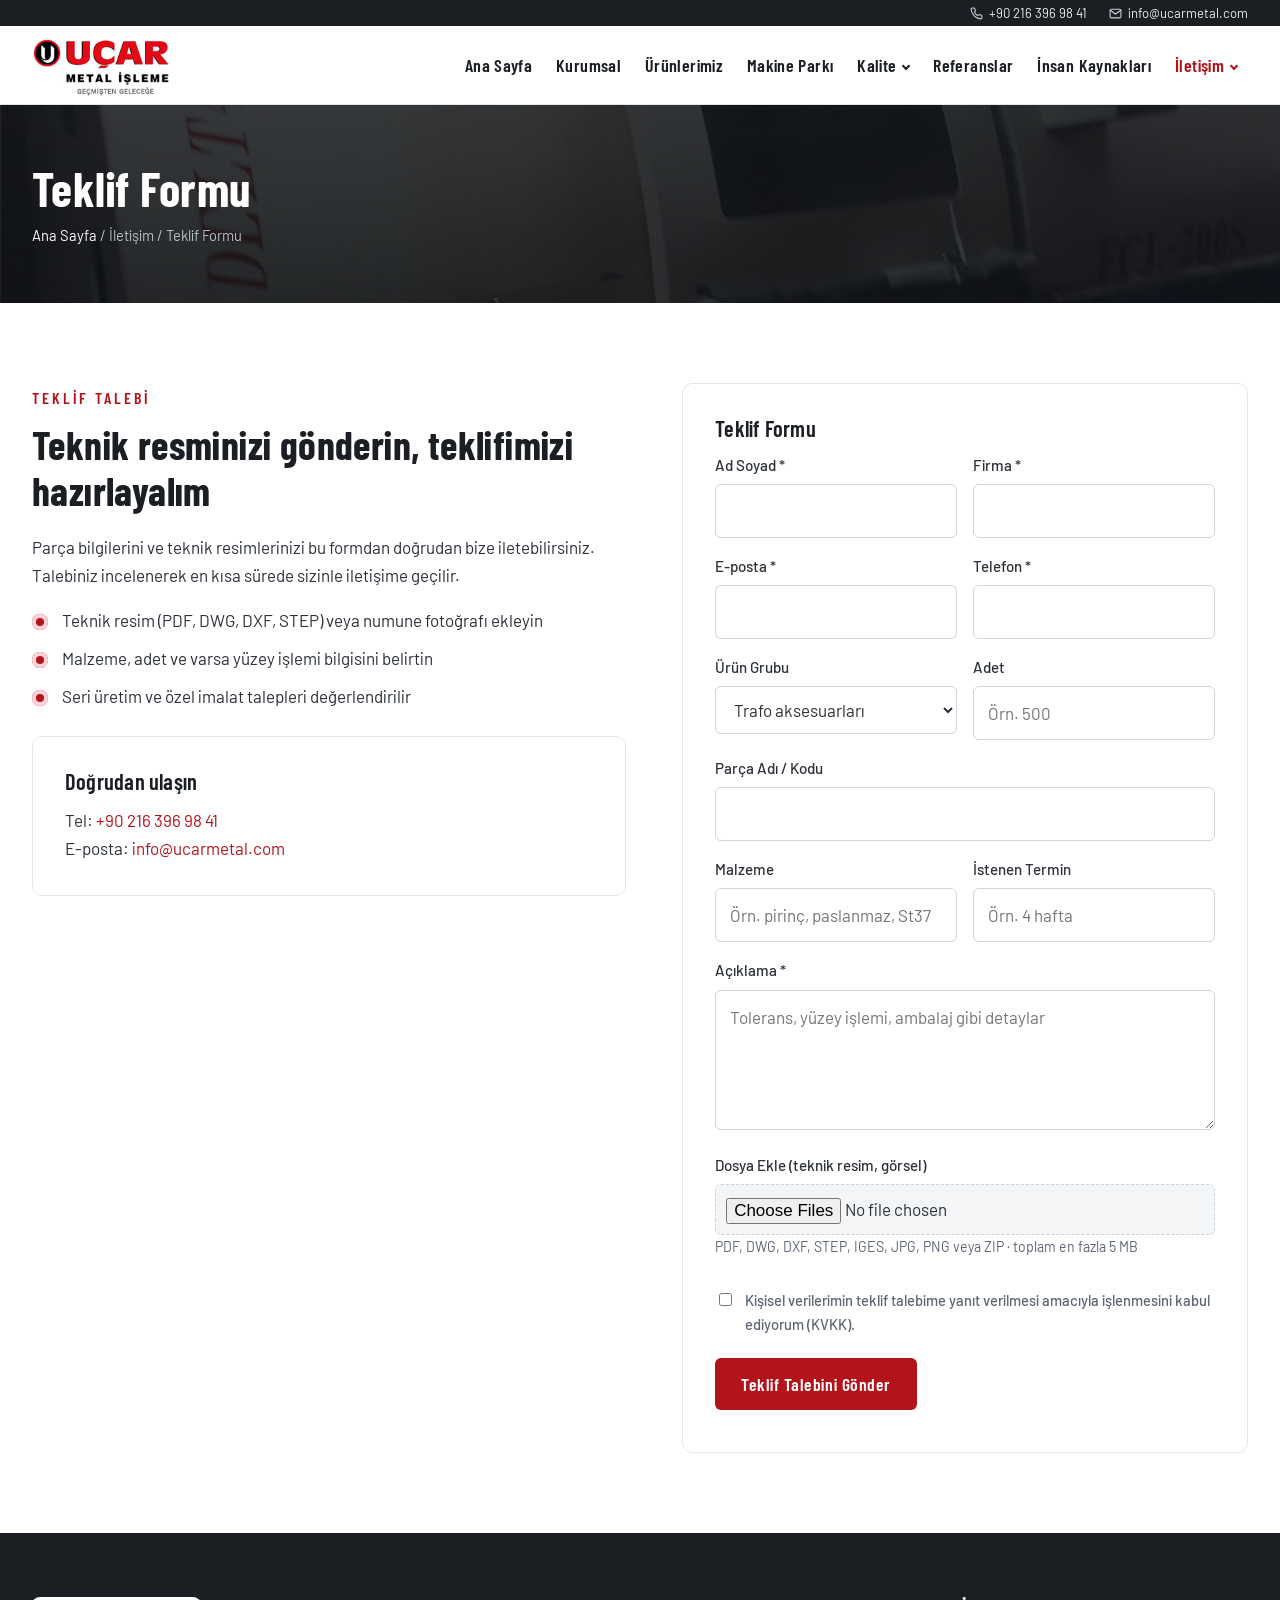
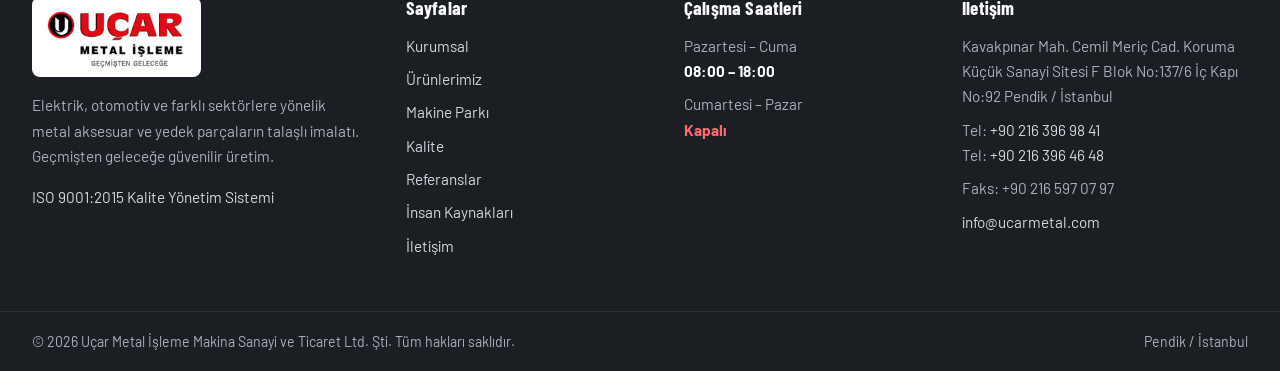
<file: teklif.html>
<!doctype html>
<html lang="tr">
<head>
<meta charset="utf-8">
<meta name="viewport" content="width=device-width, initial-scale=1">
<title>Teklif Formu | Uçar Metal İşleme</title>
<meta name="description" content="Teknik resminizi yükleyin, talaşlı imalat teklifimizi hazırlayalım. Özel imalat ve seri üretim teklif talebi.">
<link rel="canonical" href="https://www.ucarmetal.com/teklif.html">
<meta property="og:title" content="Teklif Formu | Uçar Metal İşleme">
<meta property="og:description" content="Teknik resminizi yükleyin, talaşlı imalat teklifimizi hazırlayalım. Özel imalat ve seri üretim teklif talebi.">
<meta property="og:image" content="https://www.ucarmetal.com/img/makine/17.jpg">
<link rel="icon" href="img/favicon.png" type="image/png">
<link rel="preconnect" href="https://fonts.googleapis.com">
<link rel="preconnect" href="https://fonts.gstatic.com" crossorigin>
<link href="https://fonts.googleapis.com/css2?family=Barlow+Condensed:wght@500;600;700&family=Barlow:wght@400;500;600&display=swap" rel="stylesheet">
<link rel="stylesheet" href="css/style.css">
</head>
<body>
<a class="skip" href="#icerik">İçeriğe geç</a>
<div class="topbar">
  <div class="wrap">
    <div class="group">
      <span><svg width="13" height="13" viewBox="0 0 24 24" fill="none" stroke="currentColor" stroke-width="2"><path d="M22 16.9v3a2 2 0 0 1-2.2 2 19.8 19.8 0 0 1-8.6-3.1 19.5 19.5 0 0 1-6-6A19.8 19.8 0 0 1 2.1 4.2 2 2 0 0 1 4.1 2h3a2 2 0 0 1 2 1.7c.1.9.4 1.8.7 2.7a2 2 0 0 1-.5 2.1L8 9.8a16 16 0 0 0 6 6l1.3-1.3a2 2 0 0 1 2.1-.4c.9.3 1.8.6 2.7.7a2 2 0 0 1 1.7 2z"/></svg><a href="tel:+902163969841">+90 216 396 98 41</a></span>
      <span><svg width="13" height="13" viewBox="0 0 24 24" fill="none" stroke="currentColor" stroke-width="2"><rect x="2" y="4" width="20" height="16" rx="2"/><path d="m22 6-10 7L2 6"/></svg><a href="mailto:info@ucarmetal.com">info@ucarmetal.com</a></span>
    </div>
  </div>
</div>
<header class="site-header">
  <div class="wrap">
    <a class="logo" href="index.html"><img src="img/logo.png" width="211" height="96" alt="Uçar Metal İşleme – Geçmişten Geleceğe"></a>
    <button class="nav-toggle" aria-label="Menüyü aç" aria-expanded="false"><span></span></button>
    <nav class="nav" aria-label="Ana menü"><ul><li><a href="index.html">Ana Sayfa</a></li><li><a href="kurumsal.html">Kurumsal</a></li><li><a href="urunler.html">Ürünlerimiz</a></li><li><a href="makine-parki.html">Makine Parkı</a></li><li class="has-sub"><a href="belgeler.html">Kalite</a><ul class="sub"><li><a href="belgeler.html">Kalite Belgelerimiz</a></li><li><a href="kalite-kontrol.html">Kalite Kontrol Süreçlerimiz</a></li></ul></li><li><a href="referanslar.html">Referanslar</a></li><li><a href="insan-kaynaklari.html">İnsan Kaynakları</a></li><li class="has-sub"><a href="iletisim.html" aria-current="page">İletişim</a><ul class="sub"><li><a href="iletisim.html">İletişim Bilgileri</a></li><li><a href="teklif.html" aria-current="page">Teklif Formu</a></li></ul></li></ul></nav>
  </div>
</header>
<main id="icerik">
<section class="page-head"><div class="wrap"><h1>Teklif Formu</h1><div class="crumbs"><a href="index.html">Ana Sayfa</a> / İletişim / Teklif Formu</div></div></section>
<section class="section"><div class="wrap split" style="align-items:start">
  <div>
    <span class="eyebrow">Teklif Talebi</span>
    <h2>Teknik resminizi gönderin, teklifimizi hazırlayalım</h2>
    <p>Parça bilgilerini ve teknik resimlerinizi bu formdan doğrudan bize iletebilirsiniz. Talebiniz incelenerek en kısa sürede sizinle iletişime geçilir.</p>
    <ul class="checklist">
      <li>Teknik resim (PDF, DWG, DXF, STEP) veya numune fotoğrafı ekleyin</li>
      <li>Malzeme, adet ve varsa yüzey işlemi bilgisini belirtin</li>
      <li>Seri üretim ve özel imalat talepleri değerlendirilir</li>
    </ul>
    <div class="panel" style="margin-top:26px">
      <h3>Doğrudan ulaşın</h3>
      <p style="margin:0">Tel: <a href="tel:+902163969841">+90 216 396 98 41</a><br>E-posta: <a href="mailto:info@ucarmetal.com">info@ucarmetal.com</a></p>
    </div>
  </div>
  <div class="panel">
    <h3>Teklif Formu</h3>
    <form class="form" action="https://formsubmit.co/info@ucarmetal.com" method="POST" enctype="multipart/form-data">
      <input type="hidden" name="_subject" value="Web Sitesi – Teklif Talebi">
      <input type="text" name="_honey" style="display:none" tabindex="-1" autocomplete="off">
      <input type="hidden" name="_captcha" value="false">
      <input type="hidden" name="_template" value="table">
      <input type="hidden" name="_next" value="https://elifnuryazici08-max.github.io/ucarmetal.com/tesekkurler.html">
      <div><label for="t-ad">Ad Soyad *</label><input id="t-ad" name="Ad Soyad" required autocomplete="name"></div>
      <div><label for="t-firma">Firma *</label><input id="t-firma" name="Firma" required autocomplete="organization"></div>
      <div><label for="t-mail">E-posta *</label><input id="t-mail" name="E-posta" type="email" required autocomplete="email"></div>
      <div><label for="t-tel">Telefon *</label><input id="t-tel" name="Telefon" type="tel" required autocomplete="tel"></div>
      <div><label for="t-grup">Ürün Grubu</label><select id="t-grup" name="Ürün Grubu"><option>Trafo aksesuarları</option><option>GSM konnektörleri</option><option>Otomotiv</option><option>Özel imalat</option><option>Diğer</option></select></div>
      <div><label for="t-adet">Adet</label><input id="t-adet" name="Adet" inputmode="numeric" placeholder="Örn. 500"></div>
      <div class="full"><label for="t-parca">Parça Adı / Kodu</label><input id="t-parca" name="Parça Adı / Kodu"></div>
      <div><label for="t-malzeme">Malzeme</label><input id="t-malzeme" name="Malzeme" placeholder="Örn. pirinç, paslanmaz, St37"></div>
      <div><label for="t-termin">İstenen Termin</label><input id="t-termin" name="İstenen Termin" placeholder="Örn. 4 hafta"></div>
      <div class="full"><label for="t-mesaj">Açıklama *</label><textarea id="t-mesaj" name="Açıklama" required placeholder="Tolerans, yüzey işlemi, ambalaj gibi detaylar"></textarea></div>
      <div class="full">
        <label for="t-dosya">Dosya Ekle (teknik resim, görsel)</label>
        <input id="t-dosya" name="attachment" type="file" multiple accept=".pdf,.dwg,.dxf,.step,.stp,.igs,.iges,.jpg,.jpeg,.png,.zip">
        <p class="form-note">PDF, DWG, DXF, STEP, IGES, JPG, PNG veya ZIP · toplam en fazla 5 MB</p>
      </div>
      <label class="check full"><input type="checkbox" name="KVKK onayı" value="Evet" required> Kişisel verilerimin teklif talebime yanıt verilmesi amacıyla işlenmesini kabul ediyorum (KVKK).</label>
      <div class="full"><button class="btn btn-red" type="submit">Teklif Talebini Gönder</button><p class="form-status" role="status"></p></div>
    </form>
  </div>
</div></section>
</main>
<footer class="site-footer">
  <div class="wrap">
    <div>
      <a class="logo" href="index.html"><img src="img/logo.png" width="211" height="96" alt="Uçar Metal İşleme – Geçmişten Geleceğe"></a>
      <p>Elektrik, otomotiv ve farklı sektörlere yönelik metal aksesuar ve yedek parçaların talaşlı imalatı. Geçmişten geleceğe güvenilir üretim.</p>
      <p><a href="belgeler.html">ISO 9001:2015 Kalite Yönetim Sistemi</a></p>
    </div>
    <div>
      <h4>Sayfalar</h4>
      <ul><li><a href="kurumsal.html">Kurumsal</a></li><li><a href="urunler.html">Ürünlerimiz</a></li><li><a href="makine-parki.html">Makine Parkı</a></li><li><a href="belgeler.html">Kalite</a></li><li><a href="referanslar.html">Referanslar</a></li><li><a href="insan-kaynaklari.html">İnsan Kaynakları</a></li><li><a href="iletisim.html">İletişim</a></li></ul>
    </div>
    <div>
      <h4>Çalışma Saatleri</h4>
      <ul>
        <li>Pazartesi – Cuma<br><strong style="color:#fff">08:00 – 18:00</strong></li>
        <li>Cumartesi – Pazar<br><strong style="color:#ff6a70">Kapalı</strong></li>
      </ul>
    </div>
    <div>
      <h4>İletişim</h4>
      <ul>
        <li>Kavakpınar Mah. Cemil Meriç Cad. Koruma Küçük Sanayi Sitesi F Blok No:137/6 İç Kapı No:92 Pendik / İstanbul</li>
        <li>Tel: <a href="tel:+902163969841">+90 216 396 98 41</a><br>Tel: <a href="tel:+902163964648">+90 216 396 46 48</a></li>
        <li>Faks: +90 216 597 07 97</li>
        <li><a href="mailto:info@ucarmetal.com">info@ucarmetal.com</a></li>
      </ul>
    </div>
  </div>
  <div class="copy">
    <div class="wrap">
      <span>© <span id="year">2026</span> Uçar Metal İşleme Makina Sanayi ve Ticaret Ltd. Şti. Tüm hakları saklıdır.</span>
      <span>Pendik / İstanbul</span>
    </div>
  </div>
</footer>
<script src="js/main.js"></script>
</body>
</html>
</file>
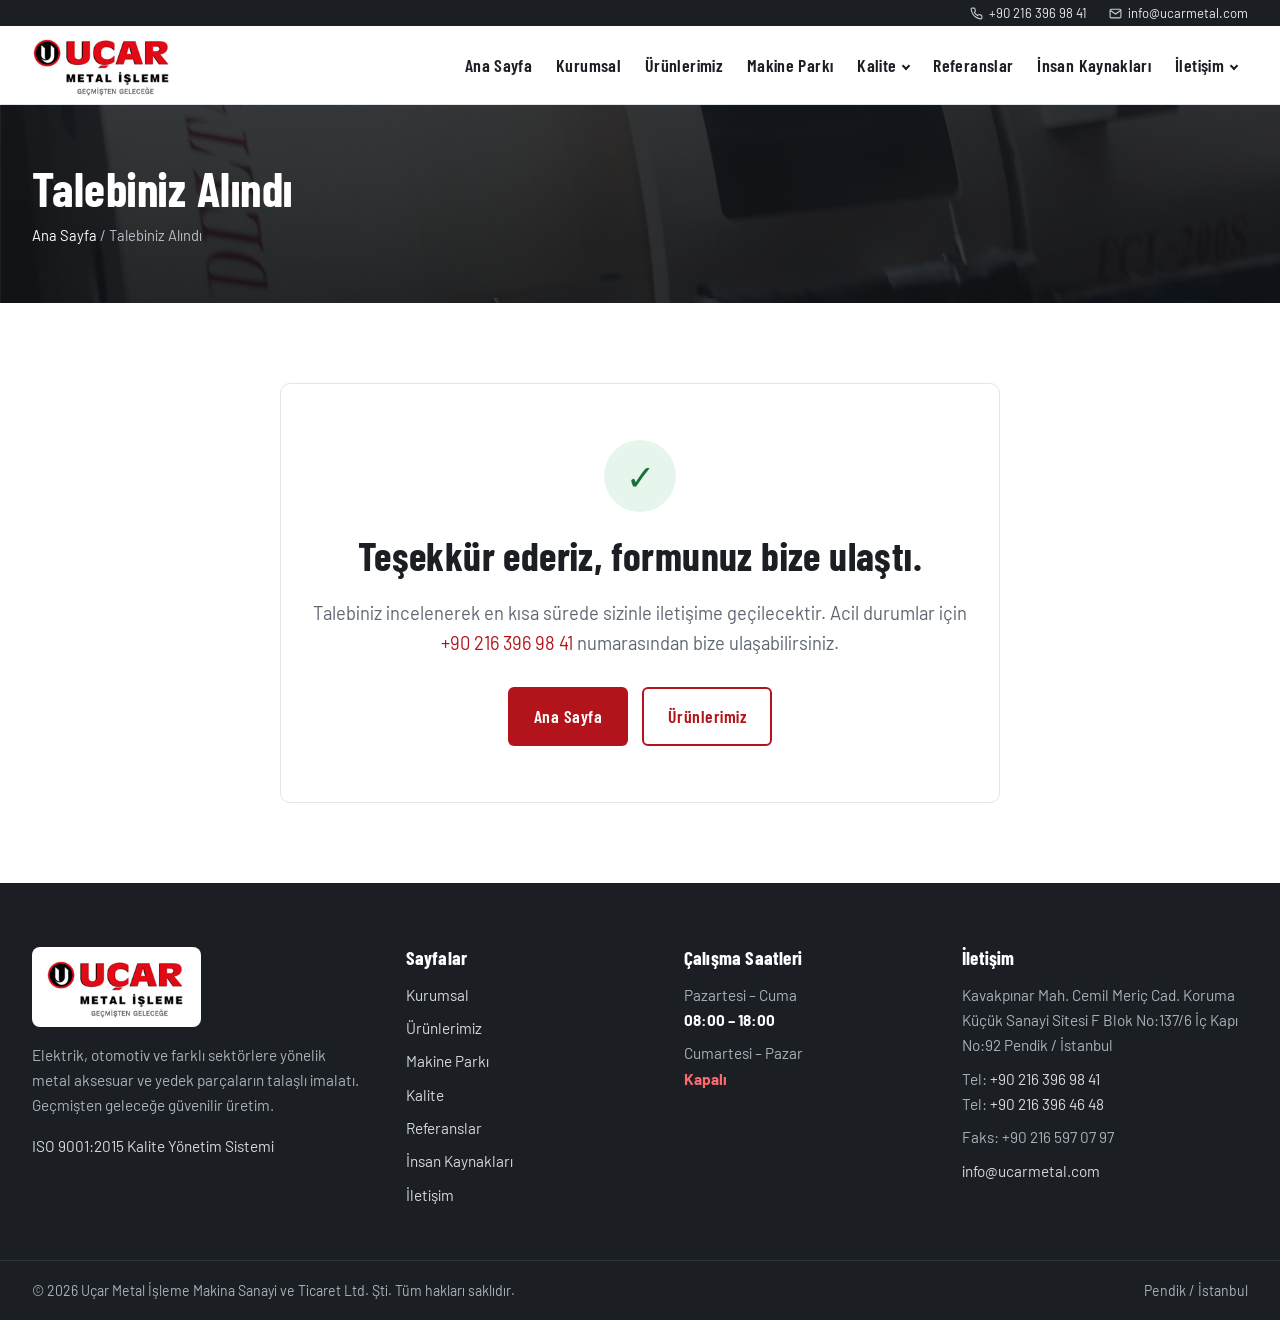
<file: tesekkurler.html>
<!doctype html>
<html lang="tr">
<head>
<meta charset="utf-8">
<meta name="viewport" content="width=device-width, initial-scale=1">
<title>Talebiniz Alındı | Uçar Metal İşleme</title>
<meta name="description" content="Formunuz başarıyla gönderildi.">
<link rel="canonical" href="https://www.ucarmetal.com/tesekkurler.html">
<meta property="og:title" content="Talebiniz Alındı | Uçar Metal İşleme">
<meta property="og:description" content="Formunuz başarıyla gönderildi.">
<meta property="og:image" content="https://www.ucarmetal.com/img/makine/17.jpg">
<link rel="icon" href="img/favicon.png" type="image/png">
<link rel="preconnect" href="https://fonts.googleapis.com">
<link rel="preconnect" href="https://fonts.gstatic.com" crossorigin>
<link href="https://fonts.googleapis.com/css2?family=Barlow+Condensed:wght@500;600;700&family=Barlow:wght@400;500;600&display=swap" rel="stylesheet">
<link rel="stylesheet" href="css/style.css">
<meta name="robots" content="noindex">
</head>
<body>
<a class="skip" href="#icerik">İçeriğe geç</a>
<div class="topbar">
  <div class="wrap">
    <div class="group">
      <span><svg width="13" height="13" viewBox="0 0 24 24" fill="none" stroke="currentColor" stroke-width="2"><path d="M22 16.9v3a2 2 0 0 1-2.2 2 19.8 19.8 0 0 1-8.6-3.1 19.5 19.5 0 0 1-6-6A19.8 19.8 0 0 1 2.1 4.2 2 2 0 0 1 4.1 2h3a2 2 0 0 1 2 1.7c.1.9.4 1.8.7 2.7a2 2 0 0 1-.5 2.1L8 9.8a16 16 0 0 0 6 6l1.3-1.3a2 2 0 0 1 2.1-.4c.9.3 1.8.6 2.7.7a2 2 0 0 1 1.7 2z"/></svg><a href="tel:+902163969841">+90 216 396 98 41</a></span>
      <span><svg width="13" height="13" viewBox="0 0 24 24" fill="none" stroke="currentColor" stroke-width="2"><rect x="2" y="4" width="20" height="16" rx="2"/><path d="m22 6-10 7L2 6"/></svg><a href="mailto:info@ucarmetal.com">info@ucarmetal.com</a></span>
    </div>
  </div>
</div>
<header class="site-header">
  <div class="wrap">
    <a class="logo" href="index.html"><img src="img/logo.png" width="211" height="96" alt="Uçar Metal İşleme – Geçmişten Geleceğe"></a>
    <button class="nav-toggle" aria-label="Menüyü aç" aria-expanded="false"><span></span></button>
    <nav class="nav" aria-label="Ana menü"><ul><li><a href="index.html">Ana Sayfa</a></li><li><a href="kurumsal.html">Kurumsal</a></li><li><a href="urunler.html">Ürünlerimiz</a></li><li><a href="makine-parki.html">Makine Parkı</a></li><li class="has-sub"><a href="belgeler.html">Kalite</a><ul class="sub"><li><a href="belgeler.html">Kalite Belgelerimiz</a></li><li><a href="kalite-kontrol.html">Kalite Kontrol Süreçlerimiz</a></li></ul></li><li><a href="referanslar.html">Referanslar</a></li><li><a href="insan-kaynaklari.html">İnsan Kaynakları</a></li><li class="has-sub"><a href="iletisim.html">İletişim</a><ul class="sub"><li><a href="iletisim.html">İletişim Bilgileri</a></li><li><a href="teklif.html">Teklif Formu</a></li></ul></li></ul></nav>
  </div>
</header>
<main id="icerik">
<section class="page-head"><div class="wrap"><h1>Talebiniz Alındı</h1><div class="crumbs"><a href="index.html">Ana Sayfa</a> / Talebiniz Alındı</div></div></section>
<section class="section"><div class="wrap">
  <div class="panel confirm">
    <div class="confirm-ico">✓</div>
    <h2>Teşekkür ederiz, formunuz bize ulaştı.</h2>
    <p class="lead">Talebiniz incelenerek en kısa sürede sizinle iletişime geçilecektir. Acil durumlar için <a href="tel:+902163969841">+90 216 396 98 41</a> numarasından bize ulaşabilirsiniz.</p>
    <div class="hero-actions" style="justify-content:center"><a class="btn btn-red" href="index.html">Ana Sayfa</a><a class="btn btn-outline" href="urunler.html">Ürünlerimiz</a></div>
  </div>
</div></section>
</main>
<footer class="site-footer">
  <div class="wrap">
    <div>
      <a class="logo" href="index.html"><img src="img/logo.png" width="211" height="96" alt="Uçar Metal İşleme – Geçmişten Geleceğe"></a>
      <p>Elektrik, otomotiv ve farklı sektörlere yönelik metal aksesuar ve yedek parçaların talaşlı imalatı. Geçmişten geleceğe güvenilir üretim.</p>
      <p><a href="belgeler.html">ISO 9001:2015 Kalite Yönetim Sistemi</a></p>
    </div>
    <div>
      <h4>Sayfalar</h4>
      <ul><li><a href="kurumsal.html">Kurumsal</a></li><li><a href="urunler.html">Ürünlerimiz</a></li><li><a href="makine-parki.html">Makine Parkı</a></li><li><a href="belgeler.html">Kalite</a></li><li><a href="referanslar.html">Referanslar</a></li><li><a href="insan-kaynaklari.html">İnsan Kaynakları</a></li><li><a href="iletisim.html">İletişim</a></li></ul>
    </div>
    <div>
      <h4>Çalışma Saatleri</h4>
      <ul>
        <li>Pazartesi – Cuma<br><strong style="color:#fff">08:00 – 18:00</strong></li>
        <li>Cumartesi – Pazar<br><strong style="color:#ff6a70">Kapalı</strong></li>
      </ul>
    </div>
    <div>
      <h4>İletişim</h4>
      <ul>
        <li>Kavakpınar Mah. Cemil Meriç Cad. Koruma Küçük Sanayi Sitesi F Blok No:137/6 İç Kapı No:92 Pendik / İstanbul</li>
        <li>Tel: <a href="tel:+902163969841">+90 216 396 98 41</a><br>Tel: <a href="tel:+902163964648">+90 216 396 46 48</a></li>
        <li>Faks: +90 216 597 07 97</li>
        <li><a href="mailto:info@ucarmetal.com">info@ucarmetal.com</a></li>
      </ul>
    </div>
  </div>
  <div class="copy">
    <div class="wrap">
      <span>© <span id="year">2026</span> Uçar Metal İşleme Makina Sanayi ve Ticaret Ltd. Şti. Tüm hakları saklıdır.</span>
      <span>Pendik / İstanbul</span>
    </div>
  </div>
</footer>
<script src="js/main.js"></script>
</body>
</html>
</file>
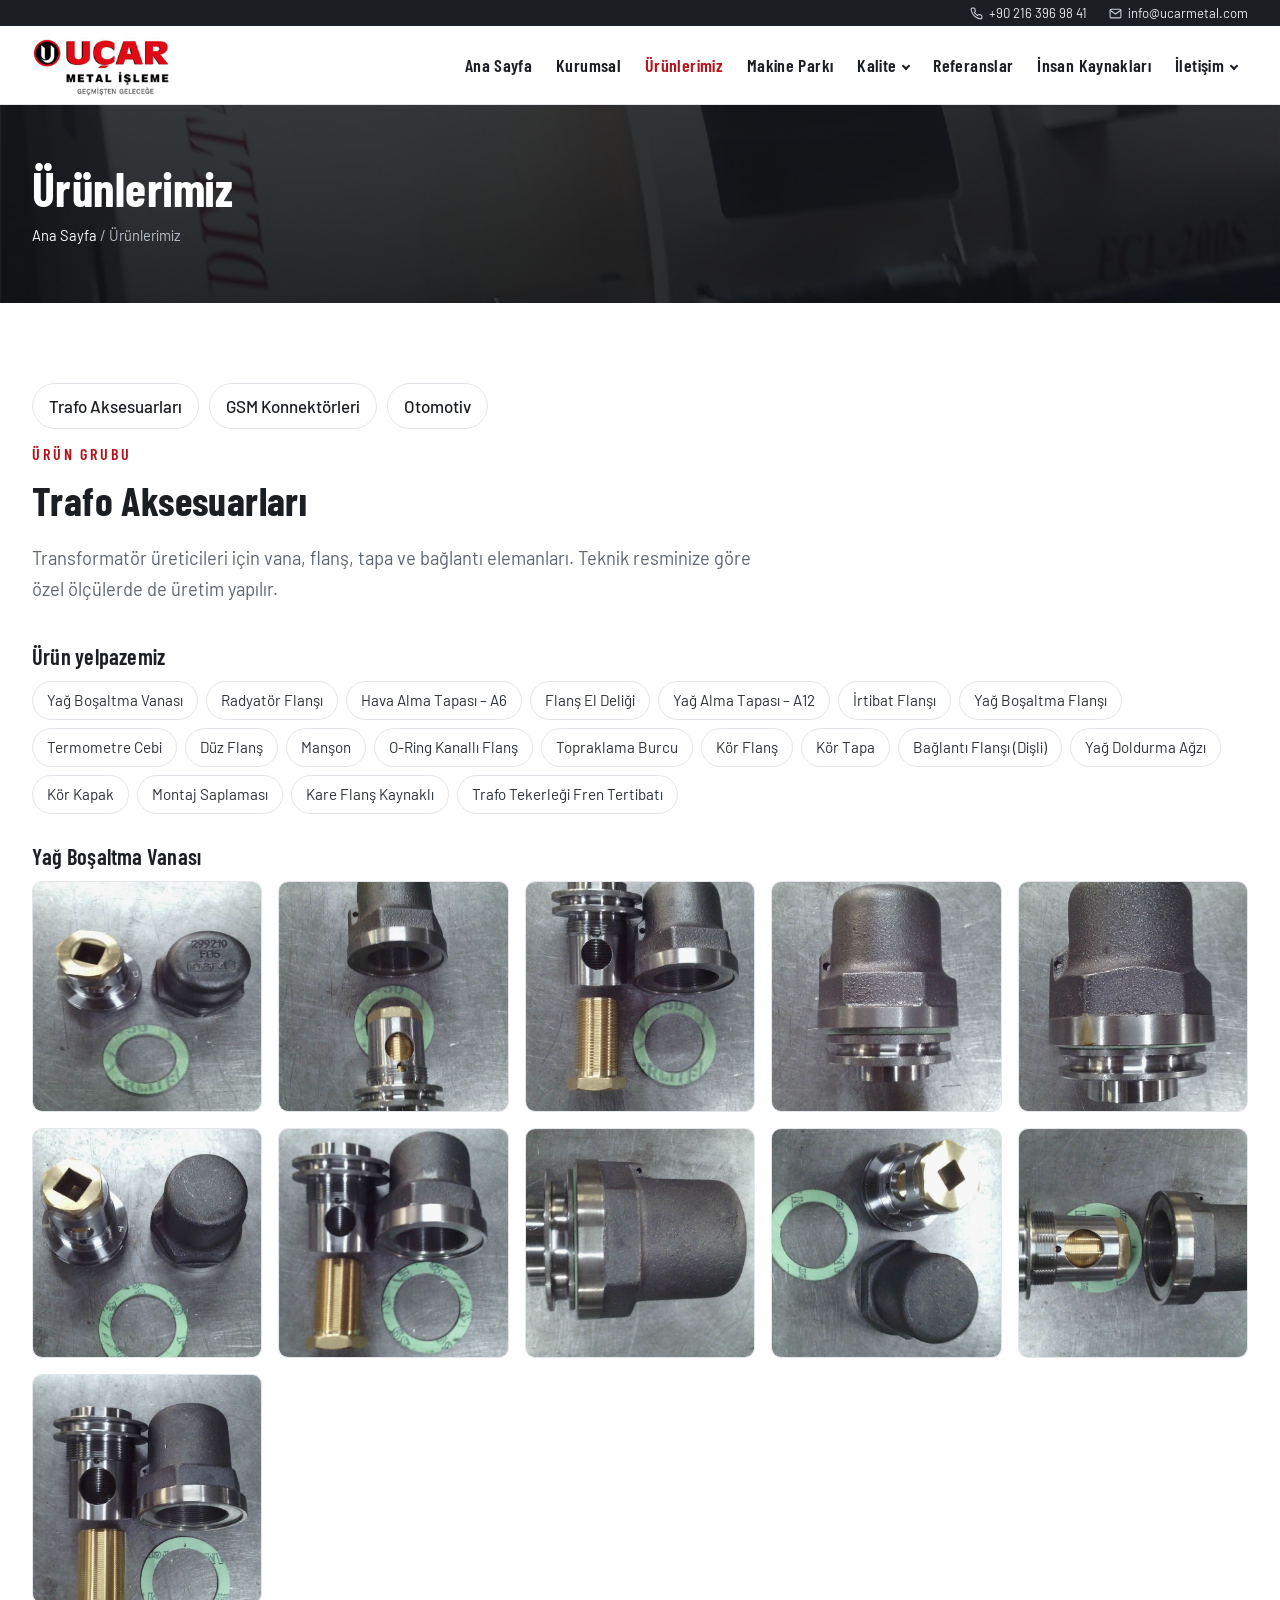
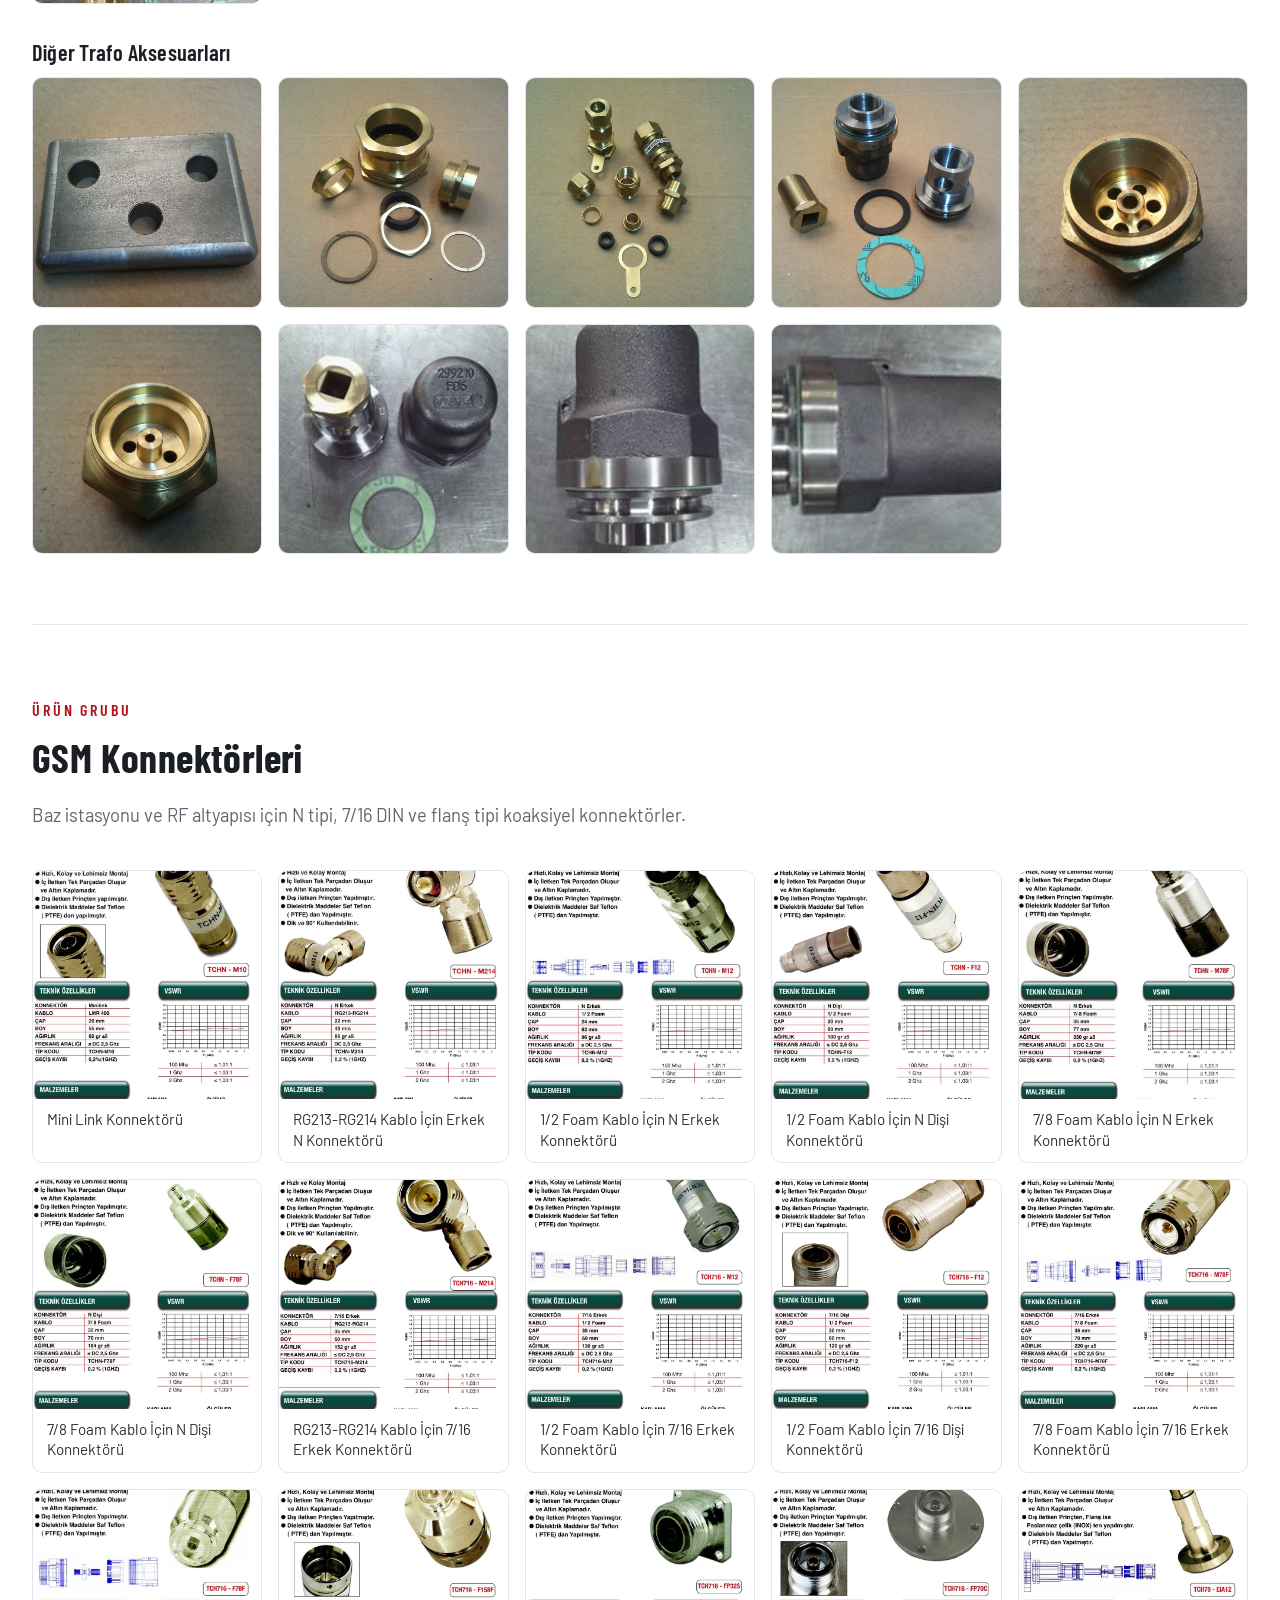
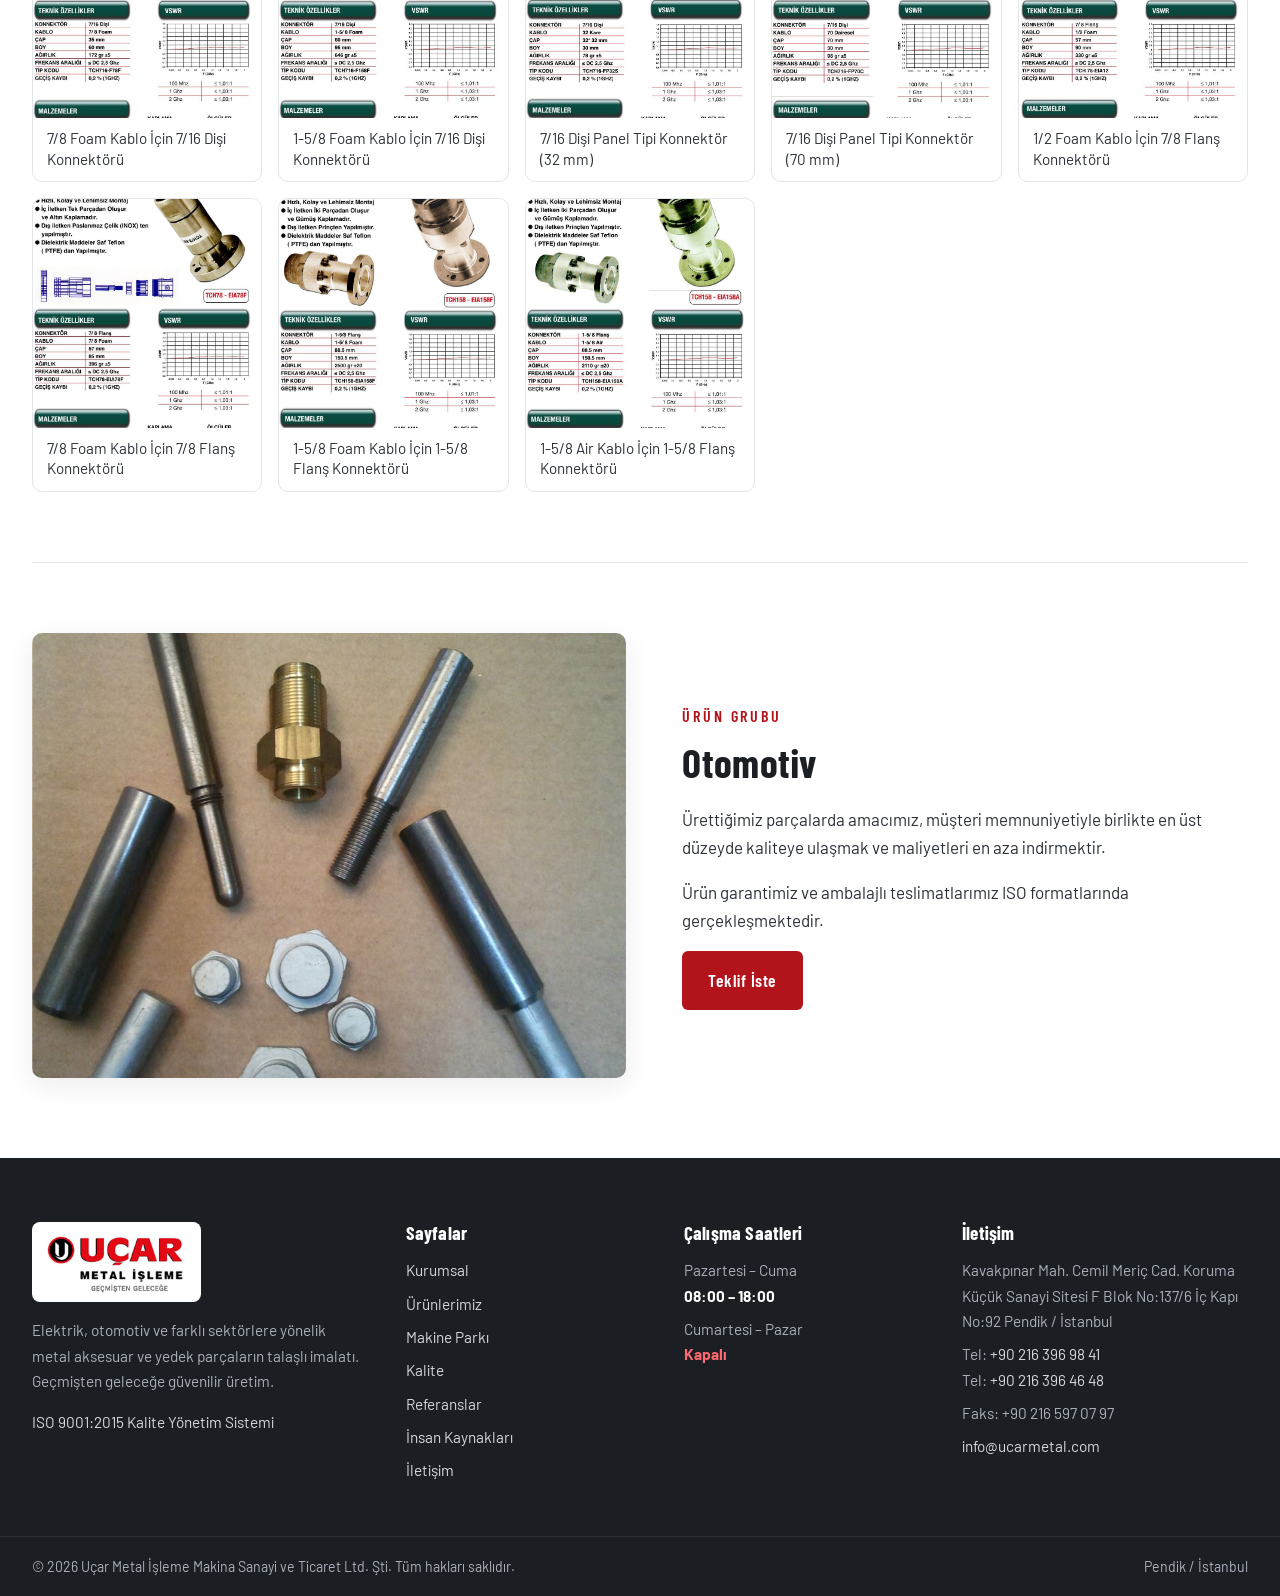
<file: urunler.html>
<!doctype html>
<html lang="tr">
<head>
<meta charset="utf-8">
<meta name="viewport" content="width=device-width, initial-scale=1">
<title>Ürünlerimiz | Trafo Aksesuarları, GSM Konnektörleri, Otomotiv – Uçar Metal</title>
<meta name="description" content="Trafo aksesuarları (yağ boşaltma vanası, flanş, tapa, termometre cebi), GSM konnektörleri ve otomotiv yedek parçaları.">
<link rel="canonical" href="https://www.ucarmetal.com/urunler.html">
<meta property="og:title" content="Ürünlerimiz | Trafo Aksesuarları, GSM Konnektörleri, Otomotiv – Uçar Metal">
<meta property="og:description" content="Trafo aksesuarları (yağ boşaltma vanası, flanş, tapa, termometre cebi), GSM konnektörleri ve otomotiv yedek parçaları.">
<meta property="og:image" content="https://www.ucarmetal.com/img/makine/17.jpg">
<link rel="icon" href="img/favicon.png" type="image/png">
<link rel="preconnect" href="https://fonts.googleapis.com">
<link rel="preconnect" href="https://fonts.gstatic.com" crossorigin>
<link href="https://fonts.googleapis.com/css2?family=Barlow+Condensed:wght@500;600;700&family=Barlow:wght@400;500;600&display=swap" rel="stylesheet">
<link rel="stylesheet" href="css/style.css">
</head>
<body>
<a class="skip" href="#icerik">İçeriğe geç</a>
<div class="topbar">
  <div class="wrap">
    <div class="group">
      <span><svg width="13" height="13" viewBox="0 0 24 24" fill="none" stroke="currentColor" stroke-width="2"><path d="M22 16.9v3a2 2 0 0 1-2.2 2 19.8 19.8 0 0 1-8.6-3.1 19.5 19.5 0 0 1-6-6A19.8 19.8 0 0 1 2.1 4.2 2 2 0 0 1 4.1 2h3a2 2 0 0 1 2 1.7c.1.9.4 1.8.7 2.7a2 2 0 0 1-.5 2.1L8 9.8a16 16 0 0 0 6 6l1.3-1.3a2 2 0 0 1 2.1-.4c.9.3 1.8.6 2.7.7a2 2 0 0 1 1.7 2z"/></svg><a href="tel:+902163969841">+90 216 396 98 41</a></span>
      <span><svg width="13" height="13" viewBox="0 0 24 24" fill="none" stroke="currentColor" stroke-width="2"><rect x="2" y="4" width="20" height="16" rx="2"/><path d="m22 6-10 7L2 6"/></svg><a href="mailto:info@ucarmetal.com">info@ucarmetal.com</a></span>
    </div>
  </div>
</div>
<header class="site-header">
  <div class="wrap">
    <a class="logo" href="index.html"><img src="img/logo.png" width="211" height="96" alt="Uçar Metal İşleme – Geçmişten Geleceğe"></a>
    <button class="nav-toggle" aria-label="Menüyü aç" aria-expanded="false"><span></span></button>
    <nav class="nav" aria-label="Ana menü"><ul><li><a href="index.html">Ana Sayfa</a></li><li><a href="kurumsal.html">Kurumsal</a></li><li><a href="urunler.html" aria-current="page">Ürünlerimiz</a></li><li><a href="makine-parki.html">Makine Parkı</a></li><li class="has-sub"><a href="belgeler.html">Kalite</a><ul class="sub"><li><a href="belgeler.html">Kalite Belgelerimiz</a></li><li><a href="kalite-kontrol.html">Kalite Kontrol Süreçlerimiz</a></li></ul></li><li><a href="referanslar.html">Referanslar</a></li><li><a href="insan-kaynaklari.html">İnsan Kaynakları</a></li><li class="has-sub"><a href="iletisim.html">İletişim</a><ul class="sub"><li><a href="iletisim.html">İletişim Bilgileri</a></li><li><a href="teklif.html">Teklif Formu</a></li></ul></li></ul></nav>
  </div>
</header>
<main id="icerik">
<section class="page-head"><div class="wrap"><h1>Ürünlerimiz</h1><div class="crumbs"><a href="index.html">Ana Sayfa</a> / Ürünlerimiz</div></div></section>
<section class="section"><div class="wrap">
  <nav class="subnav" aria-label="Ürün grupları"><a href="#trafo">Trafo Aksesuarları</a><a href="#gsm">GSM Konnektörleri</a><a href="#otomotiv">Otomotiv</a></nav>

  <div class="product-block" id="trafo">
    <div class="section-title"><span class="eyebrow">Ürün Grubu</span><h2>Trafo Aksesuarları</h2><p class="lead">Transformatör üreticileri için vana, flanş, tapa ve bağlantı elemanları. Teknik resminize göre özel ölçülerde de üretim yapılır.</p></div>
    <h3>Ürün yelpazemiz</h3>
    <ul class="tags"><li>Yağ Boşaltma Vanası</li><li>Radyatör Flanşı</li><li>Hava Alma Tapası – A6</li><li>Flanş El Deliği</li><li>Yağ Alma Tapası – A12</li><li>İrtibat Flanşı</li><li>Yağ Boşaltma Flanşı</li><li>Termometre Cebi</li><li>Düz Flanş</li><li>Manşon</li><li>O-Ring Kanallı Flanş</li><li>Topraklama Burcu</li><li>Kör Flanş</li><li>Kör Tapa</li><li>Bağlantı Flanşı (Dişli)</li><li>Yağ Doldurma Ağzı</li><li>Kör Kapak</li><li>Montaj Saplaması</li><li>Kare Flanş Kaynaklı</li><li>Trafo Tekerleği Fren Tertibatı</li></ul>
    <h3>Yağ Boşaltma Vanası</h3>
    <div class="gallery tight"><figure><button type="button" aria-label="Büyüt: Yağ boşaltma vanası – görsel 1"><img src="img/urun/nw1.jpg" alt="Yağ boşaltma vanası – görsel 1" loading="lazy"></button><figcaption>Yağ boşaltma vanası – görsel 1</figcaption></figure><figure><button type="button" aria-label="Büyüt: Yağ boşaltma vanası – görsel 2"><img src="img/urun/nw2.jpg" alt="Yağ boşaltma vanası – görsel 2" loading="lazy"></button><figcaption>Yağ boşaltma vanası – görsel 2</figcaption></figure><figure><button type="button" aria-label="Büyüt: Yağ boşaltma vanası – görsel 3"><img src="img/urun/nw3.jpg" alt="Yağ boşaltma vanası – görsel 3" loading="lazy"></button><figcaption>Yağ boşaltma vanası – görsel 3</figcaption></figure><figure><button type="button" aria-label="Büyüt: Yağ boşaltma vanası – görsel 4"><img src="img/urun/nw4.jpg" alt="Yağ boşaltma vanası – görsel 4" loading="lazy"></button><figcaption>Yağ boşaltma vanası – görsel 4</figcaption></figure><figure><button type="button" aria-label="Büyüt: Yağ boşaltma vanası – görsel 5"><img src="img/urun/nw5.jpg" alt="Yağ boşaltma vanası – görsel 5" loading="lazy"></button><figcaption>Yağ boşaltma vanası – görsel 5</figcaption></figure><figure><button type="button" aria-label="Büyüt: Yağ boşaltma vanası – görsel 6"><img src="img/urun/nw6.jpg" alt="Yağ boşaltma vanası – görsel 6" loading="lazy"></button><figcaption>Yağ boşaltma vanası – görsel 6</figcaption></figure><figure><button type="button" aria-label="Büyüt: Yağ boşaltma vanası – görsel 7"><img src="img/urun/nw7.jpg" alt="Yağ boşaltma vanası – görsel 7" loading="lazy"></button><figcaption>Yağ boşaltma vanası – görsel 7</figcaption></figure><figure><button type="button" aria-label="Büyüt: Yağ boşaltma vanası – görsel 8"><img src="img/urun/nw8.jpg" alt="Yağ boşaltma vanası – görsel 8" loading="lazy"></button><figcaption>Yağ boşaltma vanası – görsel 8</figcaption></figure><figure><button type="button" aria-label="Büyüt: Yağ boşaltma vanası – görsel 9"><img src="img/urun/nw9.jpg" alt="Yağ boşaltma vanası – görsel 9" loading="lazy"></button><figcaption>Yağ boşaltma vanası – görsel 9</figcaption></figure><figure><button type="button" aria-label="Büyüt: Yağ boşaltma vanası – görsel 10"><img src="img/urun/nw10.jpg" alt="Yağ boşaltma vanası – görsel 10" loading="lazy"></button><figcaption>Yağ boşaltma vanası – görsel 10</figcaption></figure><figure><button type="button" aria-label="Büyüt: Yağ boşaltma vanası – görsel 11"><img src="img/urun/nw11.jpg" alt="Yağ boşaltma vanası – görsel 11" loading="lazy"></button><figcaption>Yağ boşaltma vanası – görsel 11</figcaption></figure></div>
    <h3 style="margin-top:36px">Diğer Trafo Aksesuarları</h3>
    <div class="gallery tight"><figure><button type="button" aria-label="Büyüt: Trafo aksesuarı – görsel 1"><img src="img/urun/t1.jpg" alt="Trafo aksesuarı – görsel 1" loading="lazy"></button><figcaption>Trafo aksesuarı – görsel 1</figcaption></figure><figure><button type="button" aria-label="Büyüt: Trafo aksesuarı – görsel 2"><img src="img/urun/t2.jpg" alt="Trafo aksesuarı – görsel 2" loading="lazy"></button><figcaption>Trafo aksesuarı – görsel 2</figcaption></figure><figure><button type="button" aria-label="Büyüt: Trafo aksesuarı – görsel 3"><img src="img/urun/t3.jpg" alt="Trafo aksesuarı – görsel 3" loading="lazy"></button><figcaption>Trafo aksesuarı – görsel 3</figcaption></figure><figure><button type="button" aria-label="Büyüt: Trafo aksesuarı – görsel 4"><img src="img/urun/t4.jpg" alt="Trafo aksesuarı – görsel 4" loading="lazy"></button><figcaption>Trafo aksesuarı – görsel 4</figcaption></figure><figure><button type="button" aria-label="Büyüt: Trafo aksesuarı – görsel 5"><img src="img/urun/t5.jpg" alt="Trafo aksesuarı – görsel 5" loading="lazy"></button><figcaption>Trafo aksesuarı – görsel 5</figcaption></figure><figure><button type="button" aria-label="Büyüt: Trafo aksesuarı – görsel 6"><img src="img/urun/t6.jpg" alt="Trafo aksesuarı – görsel 6" loading="lazy"></button><figcaption>Trafo aksesuarı – görsel 6</figcaption></figure><figure><button type="button" aria-label="Büyüt: Trafo aksesuarı – görsel 7"><img src="img/galeri/01.jpg" alt="Trafo aksesuarı – görsel 7" loading="lazy"></button><figcaption>Trafo aksesuarı – görsel 7</figcaption></figure><figure><button type="button" aria-label="Büyüt: Trafo aksesuarı – görsel 8"><img src="img/galeri/02.jpg" alt="Trafo aksesuarı – görsel 8" loading="lazy"></button><figcaption>Trafo aksesuarı – görsel 8</figcaption></figure><figure><button type="button" aria-label="Büyüt: Trafo aksesuarı – görsel 9"><img src="img/galeri/03.jpg" alt="Trafo aksesuarı – görsel 9" loading="lazy"></button><figcaption>Trafo aksesuarı – görsel 9</figcaption></figure></div>
  </div>

  <div class="product-block" id="gsm">
    <div class="section-title"><span class="eyebrow">Ürün Grubu</span><h2>GSM Konnektörleri</h2><p class="lead">Baz istasyonu ve RF altyapısı için N tipi, 7/16 DIN ve flanş tipi koaksiyel konnektörler.</p></div>
    <div class="gallery "><figure><button type="button" aria-label="Büyüt: Mini Link Konnektörü"><img src="img/gsm/g1.jpg" alt="Mini Link Konnektörü" loading="lazy"></button><figcaption>Mini Link Konnektörü</figcaption></figure><figure><button type="button" aria-label="Büyüt: RG213-RG214 Kablo İçin Erkek N Konnektörü"><img src="img/gsm/g2.jpg" alt="RG213-RG214 Kablo İçin Erkek N Konnektörü" loading="lazy"></button><figcaption>RG213-RG214 Kablo İçin Erkek N Konnektörü</figcaption></figure><figure><button type="button" aria-label="Büyüt: 1/2 Foam Kablo İçin N Erkek Konnektörü"><img src="img/gsm/g3.jpg" alt="1/2 Foam Kablo İçin N Erkek Konnektörü" loading="lazy"></button><figcaption>1/2 Foam Kablo İçin N Erkek Konnektörü</figcaption></figure><figure><button type="button" aria-label="Büyüt: 1/2 Foam Kablo İçin N Dişi Konnektörü"><img src="img/gsm/g4.jpg" alt="1/2 Foam Kablo İçin N Dişi Konnektörü" loading="lazy"></button><figcaption>1/2 Foam Kablo İçin N Dişi Konnektörü</figcaption></figure><figure><button type="button" aria-label="Büyüt: 7/8 Foam Kablo İçin N Erkek Konnektörü"><img src="img/gsm/g5.jpg" alt="7/8 Foam Kablo İçin N Erkek Konnektörü" loading="lazy"></button><figcaption>7/8 Foam Kablo İçin N Erkek Konnektörü</figcaption></figure><figure><button type="button" aria-label="Büyüt: 7/8 Foam Kablo İçin N Dişi Konnektörü"><img src="img/gsm/g6.jpg" alt="7/8 Foam Kablo İçin N Dişi Konnektörü" loading="lazy"></button><figcaption>7/8 Foam Kablo İçin N Dişi Konnektörü</figcaption></figure><figure><button type="button" aria-label="Büyüt: RG213-RG214 Kablo İçin 7/16 Erkek Konnektörü"><img src="img/gsm/g7.jpg" alt="RG213-RG214 Kablo İçin 7/16 Erkek Konnektörü" loading="lazy"></button><figcaption>RG213-RG214 Kablo İçin 7/16 Erkek Konnektörü</figcaption></figure><figure><button type="button" aria-label="Büyüt: 1/2 Foam Kablo İçin 7/16 Erkek Konnektörü"><img src="img/gsm/g8.jpg" alt="1/2 Foam Kablo İçin 7/16 Erkek Konnektörü" loading="lazy"></button><figcaption>1/2 Foam Kablo İçin 7/16 Erkek Konnektörü</figcaption></figure><figure><button type="button" aria-label="Büyüt: 1/2 Foam Kablo İçin 7/16 Dişi Konnektörü"><img src="img/gsm/g9.jpg" alt="1/2 Foam Kablo İçin 7/16 Dişi Konnektörü" loading="lazy"></button><figcaption>1/2 Foam Kablo İçin 7/16 Dişi Konnektörü</figcaption></figure><figure><button type="button" aria-label="Büyüt: 7/8 Foam Kablo İçin 7/16 Erkek Konnektörü"><img src="img/gsm/g10.jpg" alt="7/8 Foam Kablo İçin 7/16 Erkek Konnektörü" loading="lazy"></button><figcaption>7/8 Foam Kablo İçin 7/16 Erkek Konnektörü</figcaption></figure><figure><button type="button" aria-label="Büyüt: 7/8 Foam Kablo İçin 7/16 Dişi Konnektörü"><img src="img/gsm/g11.jpg" alt="7/8 Foam Kablo İçin 7/16 Dişi Konnektörü" loading="lazy"></button><figcaption>7/8 Foam Kablo İçin 7/16 Dişi Konnektörü</figcaption></figure><figure><button type="button" aria-label="Büyüt: 1-5/8 Foam Kablo İçin 7/16 Dişi Konnektörü"><img src="img/gsm/g12.jpg" alt="1-5/8 Foam Kablo İçin 7/16 Dişi Konnektörü" loading="lazy"></button><figcaption>1-5/8 Foam Kablo İçin 7/16 Dişi Konnektörü</figcaption></figure><figure><button type="button" aria-label="Büyüt: 7/16 Dişi Panel Tipi Konnektör (32 mm)"><img src="img/gsm/g13.jpg" alt="7/16 Dişi Panel Tipi Konnektör (32 mm)" loading="lazy"></button><figcaption>7/16 Dişi Panel Tipi Konnektör (32 mm)</figcaption></figure><figure><button type="button" aria-label="Büyüt: 7/16 Dişi Panel Tipi Konnektör (70 mm)"><img src="img/gsm/g14.jpg" alt="7/16 Dişi Panel Tipi Konnektör (70 mm)" loading="lazy"></button><figcaption>7/16 Dişi Panel Tipi Konnektör (70 mm)</figcaption></figure><figure><button type="button" aria-label="Büyüt: 1/2 Foam Kablo İçin 7/8 Flanş Konnektörü"><img src="img/gsm/g15.jpg" alt="1/2 Foam Kablo İçin 7/8 Flanş Konnektörü" loading="lazy"></button><figcaption>1/2 Foam Kablo İçin 7/8 Flanş Konnektörü</figcaption></figure><figure><button type="button" aria-label="Büyüt: 7/8 Foam Kablo İçin 7/8 Flanş Konnektörü"><img src="img/gsm/g16.jpg" alt="7/8 Foam Kablo İçin 7/8 Flanş Konnektörü" loading="lazy"></button><figcaption>7/8 Foam Kablo İçin 7/8 Flanş Konnektörü</figcaption></figure><figure><button type="button" aria-label="Büyüt: 1-5/8 Foam Kablo İçin 1-5/8 Flanş Konnektörü"><img src="img/gsm/g17.jpg" alt="1-5/8 Foam Kablo İçin 1-5/8 Flanş Konnektörü" loading="lazy"></button><figcaption>1-5/8 Foam Kablo İçin 1-5/8 Flanş Konnektörü</figcaption></figure><figure><button type="button" aria-label="Büyüt: 1-5/8 Air Kablo İçin 1-5/8 Flanş Konnektörü"><img src="img/gsm/g18.jpg" alt="1-5/8 Air Kablo İçin 1-5/8 Flanş Konnektörü" loading="lazy"></button><figcaption>1-5/8 Air Kablo İçin 1-5/8 Flanş Konnektörü</figcaption></figure></div>
  </div>

  <div class="product-block" id="otomotiv">
    <div class="split">
      <div class="img-frame"><img src="img/urun/o1.jpg" alt="Otomotiv yedek parçaları" loading="lazy"></div>
      <div>
        <span class="eyebrow">Ürün Grubu</span>
        <h2>Otomotiv</h2>
        <p>Ürettiğimiz parçalarda amacımız, müşteri memnuniyetiyle birlikte en üst düzeyde kaliteye ulaşmak ve maliyetleri en aza indirmektir.</p>
        <p>Ürün garantimiz ve ambalajlı teslimatlarımız ISO formatlarında gerçekleşmektedir.</p>
        <a class="btn btn-red" href="teklif.html">Teklif İste</a>
      </div>
    </div>
  </div>
</div></section>
</main>
<footer class="site-footer">
  <div class="wrap">
    <div>
      <a class="logo" href="index.html"><img src="img/logo.png" width="211" height="96" alt="Uçar Metal İşleme – Geçmişten Geleceğe"></a>
      <p>Elektrik, otomotiv ve farklı sektörlere yönelik metal aksesuar ve yedek parçaların talaşlı imalatı. Geçmişten geleceğe güvenilir üretim.</p>
      <p><a href="belgeler.html">ISO 9001:2015 Kalite Yönetim Sistemi</a></p>
    </div>
    <div>
      <h4>Sayfalar</h4>
      <ul><li><a href="kurumsal.html">Kurumsal</a></li><li><a href="urunler.html">Ürünlerimiz</a></li><li><a href="makine-parki.html">Makine Parkı</a></li><li><a href="belgeler.html">Kalite</a></li><li><a href="referanslar.html">Referanslar</a></li><li><a href="insan-kaynaklari.html">İnsan Kaynakları</a></li><li><a href="iletisim.html">İletişim</a></li></ul>
    </div>
    <div>
      <h4>Çalışma Saatleri</h4>
      <ul>
        <li>Pazartesi – Cuma<br><strong style="color:#fff">08:00 – 18:00</strong></li>
        <li>Cumartesi – Pazar<br><strong style="color:#ff6a70">Kapalı</strong></li>
      </ul>
    </div>
    <div>
      <h4>İletişim</h4>
      <ul>
        <li>Kavakpınar Mah. Cemil Meriç Cad. Koruma Küçük Sanayi Sitesi F Blok No:137/6 İç Kapı No:92 Pendik / İstanbul</li>
        <li>Tel: <a href="tel:+902163969841">+90 216 396 98 41</a><br>Tel: <a href="tel:+902163964648">+90 216 396 46 48</a></li>
        <li>Faks: +90 216 597 07 97</li>
        <li><a href="mailto:info@ucarmetal.com">info@ucarmetal.com</a></li>
      </ul>
    </div>
  </div>
  <div class="copy">
    <div class="wrap">
      <span>© <span id="year">2026</span> Uçar Metal İşleme Makina Sanayi ve Ticaret Ltd. Şti. Tüm hakları saklıdır.</span>
      <span>Pendik / İstanbul</span>
    </div>
  </div>
</footer>
<script src="js/main.js"></script>
</body>
</html>
</file>
<file: css/style.css>
:root {
  --red: #b3141b;
  --red-dark: #8a0f14;
  --ink: #1b1e23;
  --steel: #262b32;
  --steel-2: #323842;
  --text: #2c3138;
  --muted: #5d6672;
  --line: #e2e5e9;
  --bg: #ffffff;
  --bg-soft: #f4f5f7;
  --radius: 10px;
  --shadow: 0 8px 28px rgba(20, 24, 30, .08);
  --wrap: 1440px;
  --head: "Barlow Condensed", "Arial Narrow", sans-serif;
  --body: "Barlow", "Segoe UI", Arial, sans-serif;
}

*, *::before, *::after { box-sizing: border-box; }
html { scroll-behavior: smooth; }
body { margin: 0; font-family: var(--body); font-size: 17px; line-height: 1.65; color: var(--text); background: var(--bg); }
img { max-width: 100%; display: block; }
a { color: var(--red); text-decoration: none; }
a:hover { color: var(--red-dark); }
h1, h2, h3, h4 { font-family: var(--head); color: var(--ink); line-height: 1.15; margin: 0 0 .5em; letter-spacing: .01em; }
h1 { font-size: clamp(2.2rem, 5vw, 3.6rem); font-weight: 700; }
h2 { font-size: clamp(1.8rem, 3.4vw, 2.5rem); font-weight: 700; }
h3 { font-size: 1.4rem; font-weight: 600; }
p { margin: 0 0 1em; }
.wrap { width: 100%; max-width: var(--wrap); margin: 0 auto; padding: 0 32px; }
@media (max-width: 640px) { .wrap { padding: 0 16px; } }
.skip { position: absolute; left: -999px; }
.skip:focus { left: 12px; top: 12px; background: #fff; padding: 8px 12px; z-index: 100; }

/* Top bar */
.topbar { background: var(--ink); color: #c9ced6; font-size: .82rem; line-height: 1.4; }
.topbar .wrap { display: flex; flex-wrap: wrap; gap: 4px 22px; justify-content: flex-end; padding-top: 4px; padding-bottom: 4px; }
.topbar a { color: #e8eaee; }
.topbar a:hover { color: #fff; }
.topbar span { display: inline-flex; align-items: center; gap: 6px; }
.topbar .group { display: flex; flex-wrap: wrap; gap: 6px 22px; }

/* Header */
.site-header { background: #fff; border-bottom: 1px solid var(--line); position: sticky; top: 0; z-index: 50; }
.site-header .wrap { display: flex; align-items: center; justify-content: space-between; min-height: 78px; gap: 20px; }
.logo { display: flex; align-items: center; flex-shrink: 0; }
.logo img { height: 64px; width: auto; }
.logo-mark { width: 48px; height: 48px; border-radius: 50%; background: var(--red); color: #fff; display: grid; place-items: center; font-family: var(--head); font-weight: 700; font-size: 1.9rem; box-shadow: inset 0 0 0 3px #fff, 0 0 0 2px var(--red); }
.logo-text { display: flex; flex-direction: column; line-height: 1; }
.logo-text strong { font-family: var(--head); font-size: 1.85rem; font-weight: 700; color: var(--red); letter-spacing: .02em; }
.logo-text small { font-family: var(--head); font-size: .95rem; font-weight: 600; letter-spacing: .14em; color: var(--ink); margin-top: 3px; }
.nav ul { list-style: none; margin: 0; padding: 0; display: flex; gap: 2px; }
.nav a { display: block; white-space: nowrap; padding: 10px 11px; font-family: var(--head); font-size: 1.12rem; font-weight: 600; color: var(--ink); border-radius: 6px; letter-spacing: .02em; }
.nav a:hover { color: var(--red); background: var(--bg-soft); }
.nav a[aria-current="page"] { color: var(--red); }
.nav .has-sub { position: relative; }
.nav .has-sub > a::after { content: ""; display: inline-block; width: 6px; height: 6px; margin-left: 7px; border-right: 2px solid currentColor; border-bottom: 2px solid currentColor; transform: translateY(-3px) rotate(45deg); }
.nav .sub { position: absolute; top: 100%; left: 0; min-width: 240px; display: none; flex-direction: column; gap: 0; background: #fff; border: 1px solid var(--line); border-radius: 8px; box-shadow: var(--shadow); padding: 6px; z-index: 60; }
.nav .sub a { font-size: 1.05rem; padding: 10px 12px; }
.nav .has-sub:hover > .sub, .nav .has-sub:focus-within > .sub { display: flex; }
.nav-toggle { display: none; background: none; border: 1px solid var(--line); border-radius: 8px; width: 46px; height: 42px; cursor: pointer; }
.nav-toggle span, .nav-toggle span::before, .nav-toggle span::after { display: block; width: 22px; height: 2px; background: var(--ink); margin: 0 auto; position: relative; content: ""; }
.nav-toggle span::before { position: absolute; top: -7px; }
.nav-toggle span::after { position: absolute; top: 7px; }

@media (max-width: 1200px) {
  .nav-toggle { display: block; }
  .nav { position: absolute; left: 0; right: 0; top: 100%; background: #fff; border-bottom: 1px solid var(--line); display: none; box-shadow: var(--shadow); }
  .nav.open { display: block; }
  .nav ul { flex-direction: column; padding: 8px 12px 14px; }
  .nav a { padding: 12px 10px; border-bottom: 1px solid var(--line); border-radius: 0; }
  .nav .sub { position: static; display: flex; border: 0; box-shadow: none; padding: 0 0 0 18px; min-width: 0; }
  .nav .has-sub > a::after { display: none; }
}

/* Buttons */
.btn { display: inline-flex; align-items: center; gap: 8px; padding: 13px 24px; border-radius: 6px; font-family: var(--head); font-weight: 600; font-size: 1.1rem; letter-spacing: .03em; border: 2px solid transparent; cursor: pointer; transition: background .15s, color .15s; }
.btn-red { background: var(--red); color: #fff; }
.btn-red:hover { background: var(--red-dark); color: #fff; }
.btn-ghost { border-color: rgba(255,255,255,.7); color: #fff; }
.btn-ghost:hover { background: #fff; color: var(--ink); }
.btn-outline { border-color: var(--red); color: var(--red); background: #fff; }
.btn-outline:hover { background: var(--red); color: #fff; }

/* Hero */
.hero { position: relative; color: #fff; background: var(--steel) url("../img/makine/17.jpg") center/cover no-repeat; }
.hero::before { content: ""; position: absolute; inset: 0; background: linear-gradient(100deg, rgba(18,20,24,.93) 0%, rgba(18,20,24,.78) 48%, rgba(18,20,24,.35) 100%); }
.hero .wrap { position: relative; padding-top: 110px; padding-bottom: 120px; }
.hero h1 { color: #fff; max-width: 760px; }
.hero h1 em { font-style: normal; color: #ff4b52; }
.hero p { font-size: 1.2rem; max-width: 620px; color: #dde1e6; }
.hero .eyebrow { color: #ff6a70; }
.hero-actions { display: flex; flex-wrap: wrap; gap: 14px; margin-top: 28px; }
.eyebrow { display: inline-block; font-family: var(--head); font-weight: 600; font-size: 1rem; letter-spacing: .18em; text-transform: uppercase; color: var(--red); margin-bottom: 10px; }
h2.eyebrow-lg { font-size: 1.5rem; letter-spacing: .16em; margin-bottom: 0; }

/* Page header */
.page-head { background: var(--steel) url("../img/makine/18.jpg") center/cover no-repeat; position: relative; color: #fff; }
.page-head::before { content: ""; position: absolute; inset: 0; background: rgba(18,20,24,.82); }
.page-head .wrap { position: relative; padding-top: 56px; padding-bottom: 56px; }
.page-head h1 { color: #fff; margin: 0; font-size: clamp(2rem, 4.4vw, 3rem); }
.crumbs { font-size: .92rem; color: #b9c0c9; margin-top: 6px; }
.crumbs a { color: #fff; }

/* Sections */
.section { padding: 80px 0; }
.section-soft { background: var(--bg-soft); }
.section-dark { background: var(--steel); color: #d4d8de; }
.section-dark h2, .section-dark h3 { color: #fff; }
.section-title { max-width: 720px; margin-bottom: 40px; }
.section-title.center { text-align: center; margin-left: auto; margin-right: auto; }
.lead { font-size: 1.15rem; color: var(--muted); }

/* Stats strip */
.stats { background: var(--red); color: #fff; }
.stats .wrap { display: grid; grid-template-columns: repeat(4, 1fr); }
.stat { padding: 26px 18px; border-right: 1px solid rgba(255,255,255,.18); }
.stat:last-child { border-right: 0; }
.stat strong { display: block; font-family: var(--head); font-size: 1.9rem; font-weight: 700; line-height: 1.1; }
.stat span { font-size: .95rem; color: #ffd9db; }
@media (max-width: 820px) { .stats .wrap { grid-template-columns: repeat(2, 1fr); } .stat:nth-child(2) { border-right: 0; } .stat:nth-child(-n+2) { border-bottom: 1px solid rgba(255,255,255,.18); } }

/* Grids & cards */
.grid { display: grid; gap: 26px; }
.grid-2 { grid-template-columns: repeat(2, 1fr); }
.grid-3 { grid-template-columns: repeat(3, 1fr); }
.grid-4 { grid-template-columns: repeat(4, 1fr); }
@media (max-width: 960px) { .grid-3, .grid-4 { grid-template-columns: repeat(2, 1fr); } }
@media (max-width: 640px) { .grid-2, .grid-3, .grid-4 { grid-template-columns: 1fr; } }
.split { display: grid; grid-template-columns: 1.05fr 1fr; gap: 56px; align-items: center; }
@media (max-width: 900px) { .split { grid-template-columns: 1fr; gap: 32px; } }

.card { background: #fff; border: 1px solid var(--line); border-radius: var(--radius); overflow: hidden; display: flex; flex-direction: column; transition: box-shadow .2s, transform .2s; }
.card:hover { box-shadow: var(--shadow); transform: translateY(-3px); }
.card-img { aspect-ratio: 4/3; overflow: hidden; background: var(--bg-soft); }
.card-img img { width: 100%; height: 100%; object-fit: cover; }
.card-body { padding: 22px 24px 26px; flex: 1; display: flex; flex-direction: column; }
.card-body p { color: var(--muted); }
.card-body .more { margin-top: auto; font-family: var(--head); font-weight: 600; font-size: 1.08rem; }
.card-body .more::after { content: " →"; }

.img-frame { border-radius: var(--radius); overflow: hidden; box-shadow: var(--shadow); }
.img-frame img { width: 100%; height: 100%; object-fit: cover; }
.split > .img-frame { aspect-ratio: 4/3; }
.img-pair { display: grid; grid-template-columns: 1fr 1fr; gap: 14px; }
.img-pair .img-frame:first-child { grid-row: span 2; }

.checklist { list-style: none; padding: 0; margin: 0 0 1.2em; }
.checklist li { position: relative; padding-left: 30px; margin-bottom: 10px; }
.checklist li::before { content: ""; position: absolute; left: 0; top: .45em; width: 16px; height: 16px; border-radius: 50%; background: var(--red); box-shadow: inset 0 0 0 4px #ffd5d7; }

/* Feature tiles */
.feature { padding: 28px; border-radius: var(--radius); background: #fff; border: 1px solid var(--line); }
.feature .ico { width: 52px; height: 52px; border-radius: 10px; background: #fbe9ea; color: var(--red); display: grid; place-items: center; margin-bottom: 16px; }
.feature .ico svg { width: 28px; height: 28px; }
.feature p { color: var(--muted); margin: 0; }
.section-dark .feature { background: var(--steel-2); border-color: #3d444f; }
.section-dark .feature p { color: #c0c6ce; }
.section-dark .feature .ico { background: rgba(255,75,82,.14); color: #ff6a70; }

/* Gallery */
.gallery { display: grid; grid-template-columns: repeat(auto-fill, minmax(210px, 1fr)); gap: 16px; }
.gallery figure { margin: 0; background: #fff; border: 1px solid var(--line); border-radius: var(--radius); overflow: hidden; }
.gallery button { display: block; width: 100%; padding: 0; border: 0; background: var(--bg-soft); cursor: zoom-in; aspect-ratio: 1/1; }
.gallery button img { width: 100%; height: 100%; object-fit: cover; transition: transform .3s; }
.gallery button:hover img { transform: scale(1.05); }
.gallery figcaption { padding: 10px 14px 12px; font-size: .95rem; line-height: 1.35; color: var(--text); }
.gallery.tight figcaption { display: none; }

.lightbox { position: fixed; inset: 0; background: rgba(10,12,15,.92); display: none; align-items: center; justify-content: center; z-index: 200; padding: 30px; }
.lightbox.open { display: flex; }
.lightbox img { max-width: min(1100px, 100%); max-height: 82vh; border-radius: 6px; }
.lightbox p { color: #e6e9ee; text-align: center; margin: 14px 0 0; }
.lightbox .lb-inner { display: flex; flex-direction: column; align-items: center; }
.lb-btn { position: absolute; background: rgba(255,255,255,.12); border: 0; color: #fff; width: 50px; height: 50px; border-radius: 50%; font-size: 1.6rem; cursor: pointer; }
.lb-btn:hover { background: var(--red); }
.lb-close { top: 18px; right: 18px; }
.lb-prev { left: 18px; top: 50%; transform: translateY(-50%); }
.lb-next { right: 18px; top: 50%; transform: translateY(-50%); }

/* Product tags */
.tags { display: flex; flex-wrap: wrap; gap: 8px; padding: 0; margin: 0 0 30px; list-style: none; }
.tags li { background: #fff; border: 1px solid var(--line); border-radius: 30px; padding: 6px 14px; font-size: .95rem; }
.subnav { display: flex; flex-wrap: wrap; gap: 10px; margin-bottom: 10px; }
.subnav a { padding: 8px 16px; border-radius: 30px; border: 1px solid var(--line); background: #fff; color: var(--ink); font-weight: 500; }
.subnav a:hover { border-color: var(--red); color: var(--red); }
.product-block { scroll-margin-top: 100px; }
.product-block + .product-block { margin-top: 70px; padding-top: 70px; border-top: 1px solid var(--line); }

/* References */
/* 5 üstte, 4 altta ortalı */
.logos { display: flex; flex-wrap: wrap; justify-content: center; gap: 20px; }
.logos div { flex: 0 0 calc((100% - 80px) / 5); background: #fff; border: 1px solid var(--line); border-radius: var(--radius); padding: 16px 20px; display: grid; place-items: center; aspect-ratio: 16/8; }
.logos img { max-height: 76px; max-width: 100%; width: auto; object-fit: contain; }
@media (max-width: 900px) { .logos div { flex-basis: calc((100% - 40px) / 3); } }
@media (max-width: 560px) { .logos { gap: 12px; } .logos div { flex-basis: calc((100% - 12px) / 2); } }

/* Documents */
.doc { display: grid; grid-template-columns: 220px 1fr; gap: 30px; background: #fff; border: 1px solid var(--line); border-radius: var(--radius); padding: 26px; align-items: start; }
.doc + .doc { margin-top: 24px; }
@media (max-width: 700px) { .doc { grid-template-columns: 1fr; } }
.doc-thumb { border: 1px solid var(--line); border-radius: 6px; overflow: hidden; background: var(--bg-soft); }
.doc-cert { aspect-ratio: 1/1.414; background: linear-gradient(160deg, #fffdf6, #f3ecd9); border: 1px solid #e6dcc0; border-radius: 6px; display: flex; flex-direction: column; align-items: center; justify-content: center; text-align: center; padding: 18px; color: #5b4a24; }
.doc-cert b { font-family: var(--head); font-size: 2.1rem; color: var(--red-dark); line-height: 1; }
.doc-cert span { font-size: .85rem; letter-spacing: .08em; text-transform: uppercase; margin-top: 6px; }
.doc dl { display: grid; grid-template-columns: max-content 1fr; gap: 6px 18px; margin: 0 0 18px; }
.doc dt { color: var(--muted); }
.doc dd { margin: 0; font-weight: 500; }
.badge { display: inline-block; background: #e7f6ec; color: #17733a; border-radius: 30px; padding: 3px 12px; font-size: .85rem; font-weight: 600; margin-bottom: 10px; }

/* News */
.news { list-style: none; margin: 0; padding: 0; }
.news li { display: grid; grid-template-columns: 110px 1fr; gap: 18px; padding: 18px 0; border-bottom: 1px solid var(--line); }
.news time { font-family: var(--head); font-weight: 600; color: var(--red); }

/* Hours & contact */
.hours { width: 100%; border-collapse: collapse; }
.hours td { padding: 10px 0; border-bottom: 1px solid var(--line); }
.hours td:last-child { text-align: right; font-weight: 600; }
.hours .closed td:last-child { color: var(--red); }
.contact-list { list-style: none; padding: 0; margin: 0; }
.contact-list li { display: grid; grid-template-columns: 42px 1fr; gap: 12px; padding: 14px 0; border-bottom: 1px solid var(--line); }
.contact-list .ico { width: 42px; height: 42px; border-radius: 50%; background: #fbe9ea; color: var(--red); display: grid; place-items: center; }
.contact-list .ico svg { width: 20px; height: 20px; }
.contact-list b { display: block; font-family: var(--head); font-size: 1.1rem; color: var(--ink); }
.map { border: 0; width: 100%; height: 380px; border-radius: var(--radius); display: block; }

.cta { background: linear-gradient(110deg, var(--red-dark), var(--red)); color: #fff; border-radius: 14px; padding: 46px; display: flex; flex-wrap: wrap; gap: 24px; align-items: center; justify-content: space-between; }
.cta h2 { color: #fff; margin: 0 0 6px; }
.cta p { margin: 0; color: #ffe1e2; }
.cta .btn-ghost:hover { color: var(--red); }

/* Forms */
.form { display: grid; grid-template-columns: 1fr 1fr; gap: 16px; }
.form .full { grid-column: 1 / -1; }
@media (max-width: 640px) { .form { grid-template-columns: 1fr; } }
.form label { display: block; font-weight: 500; margin-bottom: 6px; font-size: .95rem; }
.form input, .form select, .form textarea { width: 100%; padding: 12px 14px; border: 1px solid #cfd4da; border-radius: 6px; font: inherit; background: #fff; color: var(--text); }
.form input:focus, .form select:focus, .form textarea:focus { outline: 2px solid rgba(179,20,27,.25); border-color: var(--red); }
.form textarea { min-height: 140px; resize: vertical; }
.form .check { display: flex; gap: 10px; align-items: flex-start; font-size: .92rem; color: var(--muted); }
.form .check input { width: auto; margin-top: 5px; }
.form-note { font-size: .88rem; color: var(--muted); }
.panel { background: #fff; border: 1px solid var(--line); border-radius: var(--radius); padding: 32px; }

/* Footer */
.site-footer { background: var(--ink); color: #aab1bb; font-size: .96rem; }
.site-footer .wrap { display: grid; grid-template-columns: 1.4fr 1fr 1fr 1.2fr; gap: 40px; padding-top: 64px; padding-bottom: 44px; }
@media (max-width: 900px) { .site-footer .wrap { grid-template-columns: 1fr 1fr; } }
@media (max-width: 560px) { .site-footer .wrap { grid-template-columns: 1fr; } }
.site-footer h4 { color: #fff; font-size: 1.2rem; margin-bottom: 14px; }
.site-footer ul { list-style: none; margin: 0; padding: 0; }
.site-footer li { margin-bottom: 8px; }
.site-footer a { color: #d5d9df; }
.site-footer a:hover { color: #fff; }
.site-footer .logo { display: inline-flex; background: #fff; border-radius: 8px; padding: 8px 14px; margin-bottom: 16px; }
.copy { border-top: 1px solid #2d323a; }
.copy .wrap { display: flex; flex-wrap: wrap; justify-content: space-between; gap: 10px; padding-top: 18px; padding-bottom: 18px; font-size: .88rem; grid-template-columns: none; }
@media (max-width: 520px) { .stat strong { font-size: 1.35rem; } .topbar { font-size: .8rem; } .hero .wrap { padding-top: 70px; padding-bottom: 80px; } }

/* Kalite kontrol adımları */
.steps .feature { position: relative; }
.step-no { position: absolute; top: 22px; right: 26px; font-family: var(--head); font-weight: 700; font-size: 2.4rem; color: #eceef1; line-height: 1; }

/* Form gönderimi ve onay */
.form input[type="file"] { padding: 10px; background: var(--bg-soft); border-style: dashed; cursor: pointer; }
.form-status { margin: 10px 0 0; font-size: .92rem; color: var(--muted); }
.form-status.error { color: var(--red); }
.form button[disabled] { opacity: .6; cursor: wait; }
.confirm { max-width: 720px; margin: 0 auto; text-align: center; padding: 56px 32px; }
.confirm-ico { width: 72px; height: 72px; border-radius: 50%; background: #e7f6ec; color: #17733a; display: grid; place-items: center; font-size: 2.2rem; margin: 0 auto 20px; }
</file>
